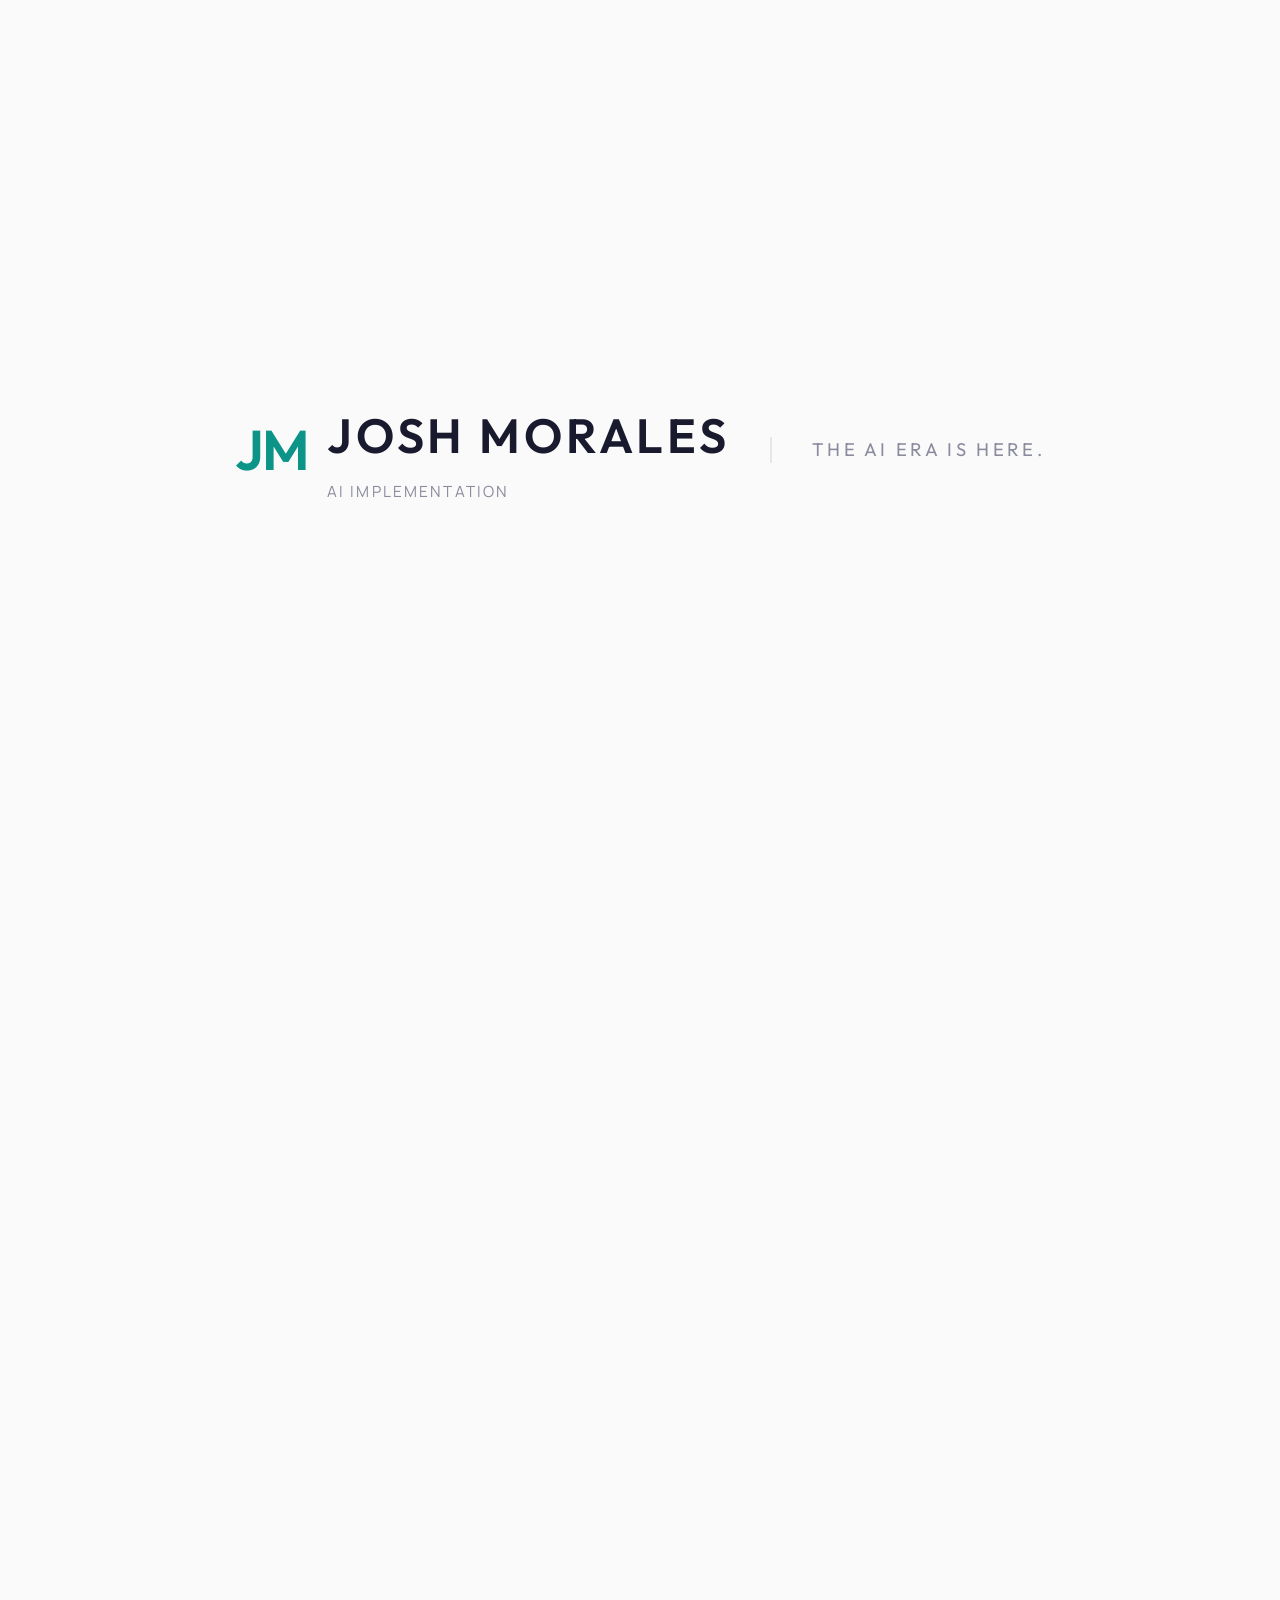
<file: index.html>
<!DOCTYPE html>
<html lang="en">
<head>
    <meta charset="UTF-8">
    <meta name="viewport" content="width=device-width, initial-scale=1.0">
    <title>Josh Morales | AI Implementation Specialist</title>
    <link rel="preconnect" href="https://fonts.googleapis.com">
    <link rel="preconnect" href="https://fonts.gstatic.com" crossorigin>
    <link href="https://fonts.googleapis.com/css2?family=Manrope:wght@300;400;500&family=Outfit:wght@300;400;500;600;700&display=swap" rel="stylesheet">
    <style>
        :root {
            --bg: #FAFAFA;
            --text-main: #1A1A2E;
            --text-secondary: #555570;
            --text-muted: #8B8B9E;
            --accent: #0D9488;
            --accent-light: #14B8A6;
            --border: #E5E5EA;
            --font-heading: 'Outfit', sans-serif;
            --font-body: 'Manrope', sans-serif;
        }
        * { margin: 0; padding: 0; box-sizing: border-box; }
        body {
            background-color: var(--bg);
            color: var(--text-main);
            font-family: var(--font-body);
            font-weight: 400;
            line-height: 1.7;
            -webkit-font-smoothing: antialiased;
            -moz-osx-font-smoothing: grayscale;
            overflow: hidden;
        }
        body.loaded { overflow: auto; }
        ::selection { background: var(--accent); color: #fff; }
        a { text-decoration: none; color: inherit; }
        h1, h2 { font-family: var(--font-heading); letter-spacing: -0.025em; line-height: 1.1; font-weight: 500; color: var(--text-main); }
        h1 { font-size: clamp(2.5rem, 5.5vw, 4.5rem); }
        h2 { font-size: clamp(1.8rem, 3.5vw, 3rem); }
        p { font-size: clamp(1.05rem, 1.3vw, 1.2rem); color: var(--text-secondary); }
        .container { width: 90%; max-width: 900px; margin: 0 auto; }

        /* ==========================================
           INTRO ANIMATION
           ========================================== */
        .intro-overlay {
            position: fixed;
            inset: 0;
            z-index: 1000;
            background: #FAFAFA;
            display: flex;
            align-items: center;
            justify-content: center;
            flex-direction: column;
            transition: opacity 0.8s cubic-bezier(0.4, 0, 0.2, 1);
        }
        .intro-overlay.fade-out {
            opacity: 0;
            pointer-events: none;
        }

        .intro-text {
            display: flex;
            align-items: center;
            justify-content: center;
            gap: 2.5rem;
            overflow: hidden;
        }

        .intro-line {
            font-family: var(--font-heading);
            font-weight: 700;
            text-transform: uppercase;
            letter-spacing: 0.08em;
            color: var(--text-main);
            opacity: 0;
            transform: translateY(100%);
            display: block;
        }
        .intro-line-1 {
            font-size: clamp(0.85rem, 1.5vw, 1rem);
            letter-spacing: 0.25em;
            color: var(--text-muted);
            margin-bottom: 1rem;
        }
        .intro-line-2 {
            font-size: clamp(0.9rem, 1.5vw, 1.15rem);
            letter-spacing: 0.18em;
            line-height: 1.4;
            text-transform: uppercase;
            color: var(--text-muted);
            font-weight: 400;
            padding-left: 2.5rem;
            border-left: 2px solid var(--border);
            white-space: nowrap;
        }
        .intro-line-3 {
            font-size: clamp(2.5rem, 7vw, 5.5rem);
            letter-spacing: 0.02em;
            line-height: 1.05;
        }
        .intro-line-3 .accent {
            color: var(--accent);
        }

        /* Thin accent line that wipes across */
        .intro-wipe {
            width: 0;
            height: 2px;
            background: var(--accent);
            margin: 1.5rem auto 0;
            transition: none;
        }

        /* Intro logo (appears above main text) */
        .intro-logo {
            display: flex;
            align-items: center;
            gap: 1.2rem;
            opacity: 0;
            transform: translateY(15px);
        }
        .intro-logo-mark {
            font-family: var(--font-heading);
            font-size: clamp(2.5rem, 5vw, 3.5rem);
            font-weight: 600;
            color: var(--accent);
            letter-spacing: -0.04em;
        }
        .intro-logo-text {
            display: flex;
            flex-direction: column;
            gap: 0.15rem;
            text-align: left;
        }
        .intro-logo-name {
            font-family: var(--font-heading);
            font-size: clamp(2rem, 4vw, 3rem);
            font-weight: 600;
            letter-spacing: 0.08em;
            text-transform: uppercase;
            color: var(--text-main);
        }
        .intro-logo-tagline {
            font-family: var(--font-body);
            font-size: clamp(0.7rem, 1.2vw, 1rem);
            letter-spacing: 0.14em;
            text-transform: uppercase;
            color: var(--text-muted);
        }
        .intro-logo.animate-in {
            animation: fadeUp 0.6s cubic-bezier(0.16, 1, 0.3, 1) forwards;
        }

        /* Animate classes */
        .intro-line.animate-in {
            animation: slideUp 0.7s cubic-bezier(0.16, 1, 0.3, 1) forwards;
        }
        .intro-wipe.animate-in {
            animation: wipeIn 0.6s cubic-bezier(0.16, 1, 0.3, 1) 0.2s forwards;
        }

        @keyframes slideUp {
            from { opacity: 0; transform: translateY(60px); }
            to { opacity: 1; transform: translateY(0); }
        }
        @keyframes fadeUp {
            from { opacity: 0; transform: translateY(15px); }
            to { opacity: 1; transform: translateY(0); }
        }
        @keyframes fadeIn {
            from { opacity: 0; }
            to { opacity: 1; }
        }
        @keyframes wipeIn {
            from { width: 0; }
            to { width: min(200px, 30vw); }
        }

        /* ==========================================
           MAIN SITE (hidden until intro finishes)
           ========================================== */
        .site-content {
            opacity: 0;
            transition: opacity 0.6s ease 0.3s;
        }
        .site-content.visible {
            opacity: 1;
        }

        /* Nav */
        nav { padding: 2rem 0; display: flex; justify-content: space-between; align-items: center; }
        .logo { display: flex; align-items: center; gap: 0.75rem; }
        .logo-mark { font-family: var(--font-heading); font-size: 0.9rem; font-weight: 600; color: var(--accent); letter-spacing: -0.04em; }
        .logo-text { display: flex; flex-direction: column; gap: 0.1rem; }
        .logo-name { font-family: var(--font-heading); font-size: 0.95rem; font-weight: 600; letter-spacing: 0.08em; text-transform: uppercase; color: var(--text-main); }
        .logo-tagline { font-family: var(--font-body); font-size: 0.55rem; letter-spacing: 0.14em; text-transform: uppercase; color: var(--text-muted); font-weight: 400; }

        /* Button */
        .btn { display: inline-flex; align-items: center; gap: 0.6rem; padding: 0.75rem 1.6rem; background: var(--accent); color: #fff; font-family: var(--font-heading); font-size: 0.9rem; font-weight: 500; border-radius: 8px; border: none; cursor: pointer; transition: background 0.25s ease, transform 0.25s ease; }
        .btn:hover { background: var(--accent-light); transform: translateY(-1px); }
        .btn-large { padding: 1.1rem 2.2rem; font-size: 1.05rem; border-radius: 10px; }

        /* Hero */
        .hero { padding: 12vh 0 10vh; }
        .hero h1 { margin-bottom: 1.75rem; }
        .hero h1 em { font-style: italic; color: var(--accent); }
        .hero > p { font-size: clamp(1.1rem, 1.5vw, 1.3rem); max-width: 680px; line-height: 1.65; color: var(--text-secondary); }

        /* Divider */
        .divider { height: 1px; width: 100%; background: var(--border); margin: 6rem 0; }

        /* About */
        .about { padding-bottom: 2rem; }
        .about-label { font-family: var(--font-heading); font-size: 0.8rem; text-transform: uppercase; letter-spacing: 0.12em; color: var(--accent); font-weight: 500; margin-bottom: 1.5rem; }
        .about-layout { display: flex; align-items: flex-start; gap: 3rem; }
        .about-content { flex: 1 1 0%; }
        .about-content p { font-size: clamp(1.1rem, 1.5vw, 1.3rem); max-width: 680px; line-height: 1.7; color: var(--text-secondary); }
        .about .highlight-name { color: var(--text-main); font-weight: 500; }
        .about-video-wrap {
            flex: 0 0 220px;
            max-width: 220px;
            border-radius: 16px;
            overflow: hidden;
            border: 1px solid var(--border);
        }
        .about-video-wrap video {
            display: block;
            width: 100%;
            height: auto;
            border-radius: 16px;
        }
        @media (max-width: 768px) {
            .about-layout { flex-direction: column; align-items: center; }
            .about-video-wrap { flex: none; max-width: 180px; order: -1; }
        }

        /* CTA */
        .cta-section { text-align: center; padding: 8rem 0 6rem; }
        .cta-section h2 { margin-bottom: 1.25rem; }
        .cta-section p { margin-bottom: 2.5rem; font-size: clamp(1.05rem, 1.4vw, 1.2rem); max-width: 550px; margin-left: auto; margin-right: auto; }

        /* Footer */
        footer { padding: 3rem 0; text-align: center; border-top: 1px solid var(--border); }
        footer p { font-size: 0.85rem; color: var(--text-muted); }

        /* Scroll reveal */
        .reveal { opacity: 0; transform: translateY(30px); transition: opacity 0.7s cubic-bezier(0.22, 0.61, 0.36, 1), transform 0.7s cubic-bezier(0.22, 0.61, 0.36, 1); }
        .reveal.active { opacity: 1; transform: translateY(0); }
        .delay-1 { transition-delay: 0.1s; }
        .delay-2 { transition-delay: 0.2s; }
        .delay-3 { transition-delay: 0.3s; }

        /* Mobile */
        @media (max-width: 768px) {
            .hero { padding: 8vh 0 6vh; }
            nav { padding: 1.25rem 0; }
            .divider { margin: 4rem 0; }
            .cta-section { padding: 5rem 0 4rem; }
            .intro-text { flex-direction: column; gap: 1.5rem; align-items: center; }
            .intro-line-2 { border-left: none; padding-left: 0; border-top: 2px solid var(--border); padding-top: 1.2rem; text-align: center; }
        }

        /* Reduced motion */
        @media (prefers-reduced-motion: reduce) {
            .intro-overlay { display: none; }
            .site-content { opacity: 1; transition: none; }
            body { overflow: auto; }
            .reveal { opacity: 1; transform: none; transition: none; }
            .btn { transition: none; }
            .btn:hover { transform: none; }
        }
    </style>
</head>
<body>

    <!-- INTRO ANIMATION -->
    <div class="intro-overlay" id="introOverlay">
        <div class="intro-text">
            <div class="intro-logo" id="introLogo">
                <div class="intro-logo-mark">JM</div>
                <div class="intro-logo-text">
                    <div class="intro-logo-name">Josh Morales</div>
                    <div class="intro-logo-tagline">AI Implementation</div>
                </div>
            </div>
            <span class="intro-line intro-line-2" id="line2">The AI Era Is <span class="accent">Here.</span></span>
        </div>
    </div>

    <!-- MAIN SITE -->
    <div class="site-content" id="siteContent">
        <div class="container">
            <nav>
                <div class="logo">
                    <div class="logo-mark">JM</div>
                    <div class="logo-text">
                        <div class="logo-name">Josh Morales</div>
                        <div class="logo-tagline">AI Implementation</div>
                    </div>
                </div>
                <div style="display:flex;align-items:center;gap:1rem;"><a href="/portfolio/" style="font-family:var(--font-heading);font-size:0.85rem;font-weight:500;color:var(--text-secondary);transition:color 0.25s;" onmouseover="this.style.color='var(--accent)'" onmouseout="this.style.color='var(--text-secondary)'">Portfolio</a><a href="/blog/" style="font-family:var(--font-heading);font-size:0.85rem;font-weight:500;color:var(--text-secondary);transition:color 0.25s;" onmouseover="this.style.color='var(--accent)'" onmouseout="this.style.color='var(--text-secondary)'">Blog</a><a href="https://cal.com/joshmorales-ai" class="btn">Book a Call</a></div>
            </nav>

            <section class="hero">
                <h1 class="reveal">Most businesses have no idea what AI can <em>realistically</em> do today.</h1>
                <p class="reveal delay-2">The gap between what AI can do and what businesses are actually using it for is massive. I close that gap.</p>
            </section>

            <div class="divider reveal"></div>

            <section class="about">
                <div class="about-label reveal">About</div>
                <div class="about-layout">
                    <div class="about-content">
                        <p class="reveal delay-1">I'm <span class="highlight-name">Josh Morales</span>. I work with small businesses to identify where AI fits into their operations and build the systems to make it run. Most owners I talk to know they should be doing <em>something</em> with AI &mdash; my job is figuring out exactly what.</p>
                    </div>
                    <div class="about-video-wrap reveal delay-2">
                        <video autoplay muted loop playsinline disablepictureinpicture>
                            <source src="avatar-video.mp4" type="video/mp4">
                        </video>
                    </div>
                </div>
            </section>

            <div class="divider reveal"></div>

            <section class="cta-section">
                <h2 class="reveal">What would you automate first,<br>if you knew it would actually work?</h2>
                <p class="reveal delay-1">Book a free 30-minute call. Most people walk away with a clearer picture of where AI fits &mdash; and where it doesn&rsquo;t.</p>
                <a href="https://cal.com/joshmorales-ai" class="btn btn-large reveal delay-2">Book a Discovery Call <span>&rarr;</span></a>
            </section>

            <footer>
                <p>&copy; 2026 Josh Morales. All rights reserved.</p>
            </footer>
        </div>
    </div>

    <script>
        document.addEventListener('DOMContentLoaded', () => {
            const introLogo = document.getElementById('introLogo');
            const line2 = document.getElementById('line2');
            const overlay = document.getElementById('introOverlay');
            const site = document.getElementById('siteContent');

            // Sequence: logo → tagline text
            setTimeout(() => introLogo.classList.add('animate-in'), 200);
            setTimeout(() => line2.classList.add('animate-in'), 700);

            // Hold, then fade out intro and reveal site
            setTimeout(() => {
                overlay.classList.add('fade-out');
                site.classList.add('visible');
                document.body.classList.add('loaded');
            }, 2000);

            // Remove overlay from DOM after transition
            setTimeout(() => {
                overlay.remove();
            }, 3000);

            // Scroll reveal — repeats on every enter/exit
            const observer = new IntersectionObserver((entries) => {
                entries.forEach(entry => {
                    if (entry.isIntersecting) {
                        entry.target.classList.add('active');
                    } else {
                        entry.target.classList.remove('active');
                    }
                });
            }, { root: null, rootMargin: '0px 0px -8% 0px', threshold: 0.1 });

            // Start observing after site becomes visible
            setTimeout(() => {
                document.querySelectorAll('.reveal').forEach(el => observer.observe(el));
            }, 2400);
        });
    </script>
</body>
</html>
</file>
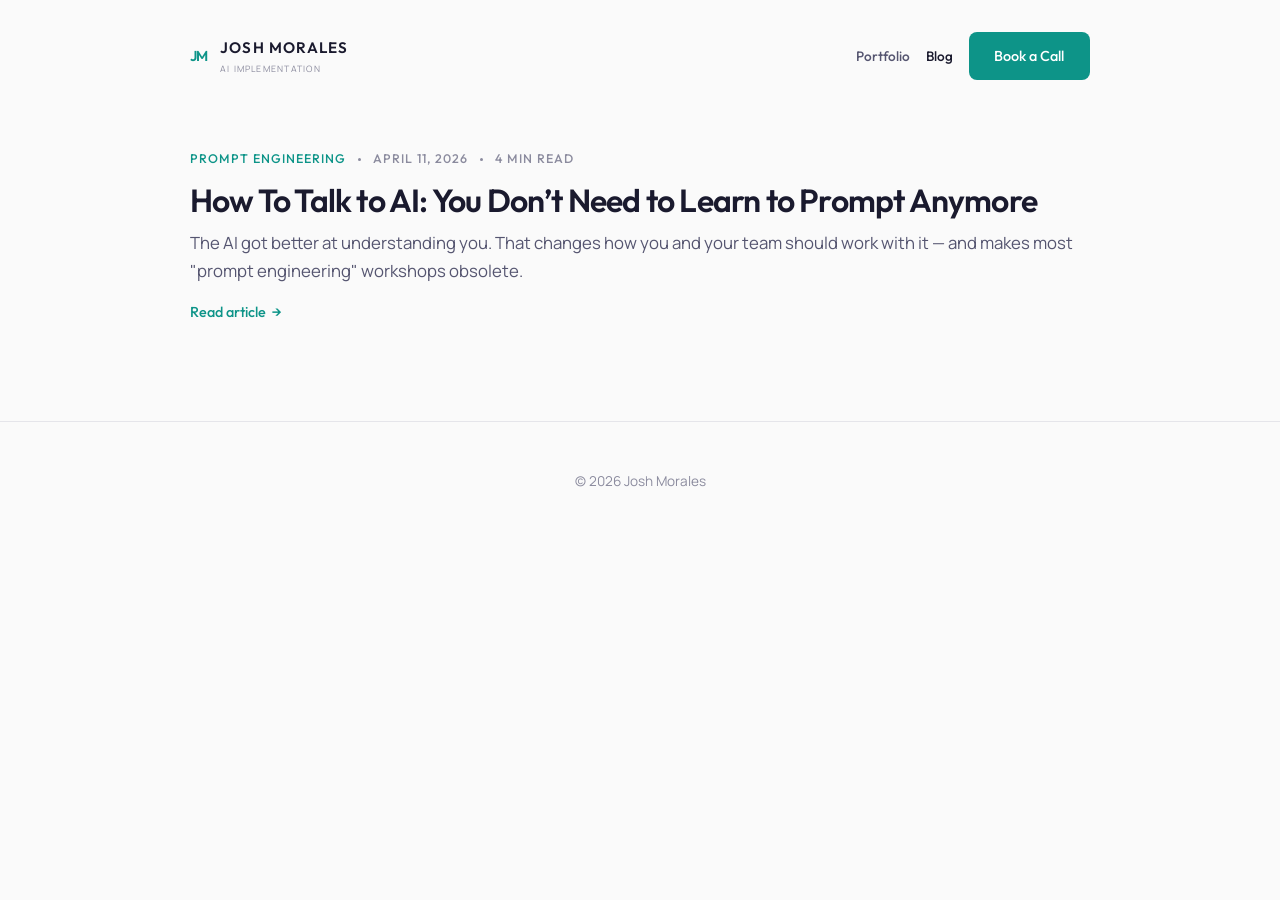
<file: blog/index.html>
<!DOCTYPE html>
<html lang="en">
<head>
    <meta charset="UTF-8">
    <meta name="viewport" content="width=device-width, initial-scale=1.0">
    <title>Blog | Josh Morales — AI Implementation Specialist</title>
    <meta name="description" content="Notes on AI implementation, prompt engineering, and how to actually use modern LLMs at work.">
    <link rel="preconnect" href="https://fonts.googleapis.com">
    <link rel="preconnect" href="https://fonts.gstatic.com" crossorigin>
    <link href="https://fonts.googleapis.com/css2?family=Manrope:wght@300;400;500&family=Outfit:wght@300;400;500;600;700&display=swap" rel="stylesheet">
    <style>
        :root {
            --bg: #FAFAFA;
            --text-main: #1A1A2E;
            --text-secondary: #555570;
            --text-muted: #8B8B9E;
            --accent: #0D9488;
            --accent-light: #14B8A6;
            --border: #E5E5EA;
            --font-heading: 'Outfit', sans-serif;
            --font-body: 'Manrope', sans-serif;
        }
        * { margin: 0; padding: 0; box-sizing: border-box; }
        body {
            background-color: var(--bg);
            color: var(--text-main);
            font-family: var(--font-body);
            font-weight: 400;
            line-height: 1.7;
            -webkit-font-smoothing: antialiased;
            -moz-osx-font-smoothing: grayscale;
        }
        ::selection { background: var(--accent); color: #fff; }
        a { text-decoration: none; color: inherit; }
        h1, h2, h3 { font-family: var(--font-heading); letter-spacing: -0.025em; line-height: 1.1; font-weight: 500; color: var(--text-main); }
        h1 { font-size: clamp(2.5rem, 5.5vw, 4.5rem); }
        h2 { font-size: clamp(1.8rem, 3.5vw, 3rem); }
        h3 { font-size: clamp(1.15rem, 1.8vw, 1.4rem); }
        p { font-size: clamp(1.05rem, 1.3vw, 1.2rem); color: var(--text-secondary); }
        .container { width: 90%; max-width: 900px; margin: 0 auto; }

        nav { padding: 2rem 0; display: flex; justify-content: space-between; align-items: center; }
        .logo { display: flex; align-items: center; gap: 0.75rem; }
        .logo-mark { font-family: var(--font-heading); font-size: 0.9rem; font-weight: 600; color: var(--accent); letter-spacing: -0.04em; }
        .logo-text { display: flex; flex-direction: column; gap: 0.1rem; }
        .logo-name { font-family: var(--font-heading); font-size: 0.95rem; font-weight: 600; letter-spacing: 0.08em; text-transform: uppercase; color: var(--text-main); }
        .logo-tagline { font-family: var(--font-body); font-size: 0.55rem; letter-spacing: 0.14em; text-transform: uppercase; color: var(--text-muted); font-weight: 400; }
        .nav-right { display: flex; align-items: center; gap: 1rem; }
        .nav-link { font-family: var(--font-heading); font-size: 0.85rem; font-weight: 500; color: var(--text-secondary); transition: color 0.25s; }
        .nav-link:hover { color: var(--accent); }
        .nav-link.active { color: var(--text-main); }
        .btn { display: inline-flex; align-items: center; gap: 0.6rem; padding: 0.75rem 1.6rem; background: var(--accent); color: #fff; font-family: var(--font-heading); font-size: 0.9rem; font-weight: 500; border-radius: 8px; border: none; cursor: pointer; transition: background 0.25s ease, transform 0.25s ease; }
        .btn:hover { background: var(--accent-light); transform: translateY(-1px); }

        .page-header { padding: 8vh 0 2rem; }
        .page-header-label { font-family: var(--font-heading); font-size: 0.8rem; text-transform: uppercase; letter-spacing: 0.12em; color: var(--accent); font-weight: 500; margin-bottom: 1.5rem; }
        .page-header h1 { margin-bottom: 1rem; }
        .page-header p { font-size: clamp(1.1rem, 1.5vw, 1.3rem); max-width: 680px; line-height: 1.65; }

        .divider { height: 1px; width: 100%; background: var(--border); margin: 3rem 0; }

        .post-list { padding-bottom: 4rem; display: flex; flex-direction: column; gap: 0; }

        .post-card {
            display: block;
            padding: 2rem 0;
            border-bottom: 1px solid var(--border);
            transition: transform 0.25s ease;
        }
        .post-card:first-child { padding-top: 0; }
        .post-card:last-child { border-bottom: none; }
        .post-card:hover { transform: translateX(4px); }
        .post-card:hover h2 { color: var(--accent); }

        .post-meta {
            display: flex;
            align-items: center;
            gap: 0.75rem;
            font-family: var(--font-heading);
            font-size: 0.78rem;
            font-weight: 500;
            text-transform: uppercase;
            letter-spacing: 0.08em;
            color: var(--text-muted);
            margin-bottom: 0.85rem;
        }
        .post-meta .dot { width: 3px; height: 3px; border-radius: 50%; background: var(--text-muted); }
        .post-meta .tag { color: var(--accent); }

        .post-card h2 {
            font-size: clamp(1.5rem, 2.6vw, 2rem);
            font-weight: 600;
            margin-bottom: 0.65rem;
            transition: color 0.25s ease;
        }
        .post-card p {
            font-size: 1.05rem;
            line-height: 1.65;
            margin-bottom: 0.85rem;
        }
        .post-card .read-more {
            display: inline-flex;
            align-items: center;
            gap: 0.4rem;
            font-family: var(--font-heading);
            font-size: 0.9rem;
            font-weight: 500;
            color: var(--accent);
            transition: gap 0.2s ease;
        }
        .post-card:hover .read-more { gap: 0.6rem; }

        .empty-state {
            padding: 3rem 0;
            text-align: center;
            color: var(--text-muted);
            font-style: italic;
        }

        footer { padding: 3rem 0; text-align: center; border-top: 1px solid var(--border); }
        footer p { font-size: 0.85rem; color: var(--text-muted); }

        .reveal { opacity: 0; transform: translateY(30px); transition: opacity 0.7s cubic-bezier(0.22, 0.61, 0.36, 1), transform 0.7s cubic-bezier(0.22, 0.61, 0.36, 1); }
        .reveal.active { opacity: 1; transform: translateY(0); }
        .delay-1 { transition-delay: 0.1s; }
        .delay-2 { transition-delay: 0.2s; }

        @media (max-width: 768px) {
            nav { padding: 1.25rem 0; }
            .nav-right { gap: 0.75rem; }
            .page-header { padding: 6vh 0 1.5rem; }
            .divider { margin: 2rem 0; }
        }

        @media (prefers-reduced-motion: reduce) {
            .reveal { opacity: 1; transform: none; transition: none; }
            .post-card { transition: none; }
            .post-card:hover { transform: none; }
        }
    </style>
</head>
<body>

    <div class="container">
        <nav>
            <a href="/" class="logo">
                <div class="logo-mark">JM</div>
                <div class="logo-text">
                    <div class="logo-name">Josh Morales</div>
                    <div class="logo-tagline">AI Implementation</div>
                </div>
            </a>
            <div class="nav-right">
                <a href="/portfolio/" class="nav-link">Portfolio</a>
                <a href="/blog/" class="nav-link active">Blog</a>
                <a href="https://cal.com/joshmorales-ai" class="btn">Book a Call</a>
            </div>
        </nav>

        <section class="post-list" style="padding-top: 4vh;">

            <a href="/blog/stop-prompting-start-talking/" class="post-card reveal">
                <div class="post-meta">
                    <span class="tag">Prompt Engineering</span>
                    <span class="dot"></span>
                    <span>April 11, 2026</span>
                    <span class="dot"></span>
                    <span>4 min read</span>
                </div>
                <h2>How To Talk to AI: You Don&rsquo;t Need to Learn to Prompt Anymore</h2>
                <p>The AI got better at understanding you. That changes how you and your team should work with it — and makes most "prompt engineering" workshops obsolete.</p>
                <span class="read-more">Read article <span>&rarr;</span></span>
            </a>

        </section>

    </div>

    <footer>
        <div class="container">
            <p>&copy; 2026 Josh Morales</p>
        </div>
    </footer>

    <script>
        const observer = new IntersectionObserver((entries) => {
            entries.forEach(entry => {
                if (entry.isIntersecting) {
                    entry.target.classList.add('active');
                    observer.unobserve(entry.target);
                }
            });
        }, { threshold: 0.1 });
        document.querySelectorAll('.reveal').forEach(el => observer.observe(el));
    </script>

</body>
</html>
</file>
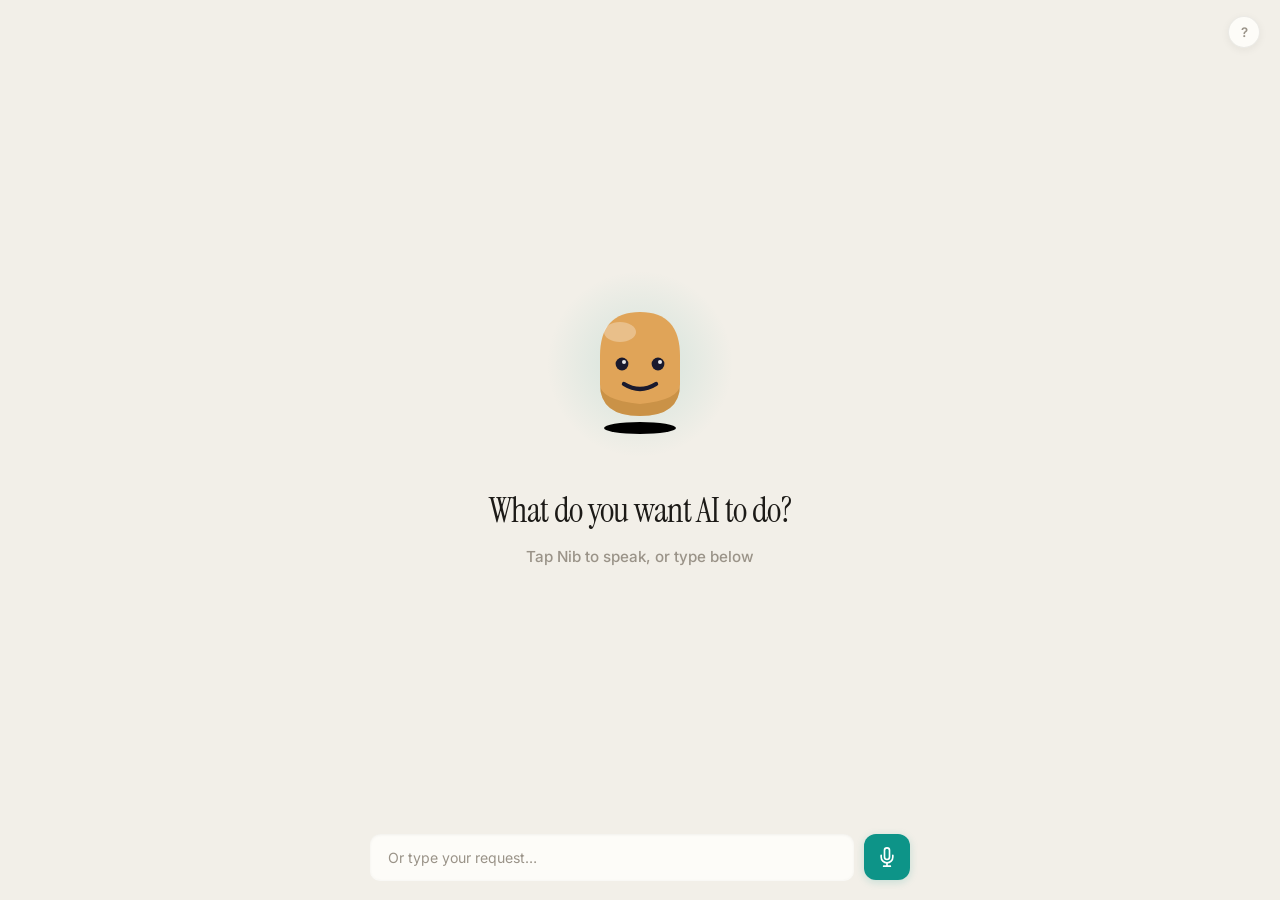
<file: nib/index.html>
<!DOCTYPE html>
<html lang="en">
<head>
<meta charset="UTF-8">
<meta name="viewport" content="width=device-width, initial-scale=1.0">
<title>Nib — Voice to Prompt</title>
<link rel="preconnect" href="https://fonts.googleapis.com">
<link rel="preconnect" href="https://fonts.gstatic.com" crossorigin>
<link href="https://fonts.googleapis.com/css2?family=Instrument+Serif&family=Inter:wght@400;500;600&family=IBM+Plex+Mono:wght@400;500&display=swap" rel="stylesheet">
<style>
  :root {
    --bg: #F2EFE8;
    --bg-dark: #1E1C1A;
    --paper: #FDFCF8;
    --text-main: #1C1A17;
    --text-secondary: #5C564D;
    --text-muted: #9A9388;
    --text-inverse: #E8E5DE;
    --accent: #0D9488;
    --accent-light: #14B8A6;
    --border: rgba(28, 26, 23, 0.08);

    --font-display: 'Instrument Serif', Georgia, serif;
    --font-ui: 'Inter', -apple-system, sans-serif;
    --font-mono: 'IBM Plex Mono', 'SF Mono', Menlo, monospace;
  }
  * { box-sizing: border-box; margin: 0; padding: 0; }
  body {
    font-family: var(--font-ui);
    background: var(--bg);
    color: var(--text-main);
    height: 100vh;
    height: 100dvh;
    display: flex;
    flex-direction: column;
    overflow: hidden;
    -webkit-font-smoothing: antialiased;
    -moz-osx-font-smoothing: grayscale;
  }
  header {
    display: none;
  }
  .logo {
    font-family: var(--font-display);
    font-size: 2rem;
    font-weight: 400;
    display: flex;
    align-items: baseline;
    gap: 0;
    letter-spacing: -0.02em;
    color: var(--text-inverse);
  }
  .logo-wordmark { display: inline-block; }
  .logo-mascot {
    width: 22px;
    height: 22px;
    display: inline-block;
    margin-left: 3px;
    position: relative;
    top: 3px;
  }
  .logo-mascot .lm-body {
    transform-box: fill-box;
    transform-origin: center bottom;
    animation: logo-squish 3.2s ease-in-out infinite;
  }
  .logo-mascot .lm-eye {
    transform-box: fill-box;
    transform-origin: center;
    animation: logo-blink 5.5s ease-in-out infinite;
  }
  @keyframes logo-squish {
    0%, 100% { transform: scaleY(1) translateY(0); }
    50% { transform: scaleY(1.02) translateY(-1px); }
  }
  @keyframes logo-blink {
    0%, 90%, 100% { transform: scaleY(1); }
    93%, 96% { transform: scaleY(0.1); }
  }
  .header-right { display: flex; align-items: center; gap: 1rem; }

  /* Info button + tooltip */
  .info-wrap { position: relative; }
  /* Info button — fixed top-right, independent of header */
  .info-wrap {
    position: fixed;
    top: 1rem;
    right: 1.25rem;
    z-index: 50;
  }
  .btn-info {
    width: 32px;
    height: 32px;
    border-radius: 50%;
    border: 1px solid var(--border);
    background: var(--paper);
    color: var(--text-muted);
    font-family: var(--font-ui);
    font-size: 0.82rem;
    font-weight: 600;
    cursor: pointer;
    display: flex;
    align-items: center;
    justify-content: center;
    transition: all 0.2s;
    box-shadow: 0 2px 8px rgba(28, 26, 23, 0.06);
  }
  .btn-info:hover { border-color: rgba(28, 26, 23, 0.2); color: var(--text-secondary); }
  .info-tooltip {
    position: absolute;
    top: calc(100% + 10px);
    right: 0;
    width: 300px;
    background: var(--paper);
    border: 1px solid rgba(28, 26, 23, 0.08);
    border-radius: 12px;
    padding: 1rem 1.1rem;
    box-shadow: 0 12px 32px rgba(0, 0, 0, 0.08);
    font-size: 0.85rem;
    line-height: 1.5;
    color: var(--text-secondary);
    opacity: 0;
    pointer-events: none;
    transform: translateY(-4px);
    transition: opacity 0.2s, transform 0.2s;
    z-index: 50;
  }
  .info-tooltip::before {
    content: '';
    position: absolute;
    top: -6px;
    right: 12px;
    width: 12px;
    height: 12px;
    background: var(--paper);
    border-left: 1px solid rgba(28, 26, 23, 0.08);
    border-top: 1px solid rgba(28, 26, 23, 0.08);
    transform: rotate(45deg);
  }
  .info-wrap:hover .info-tooltip,
  .info-wrap:focus-within .info-tooltip {
    opacity: 1;
    pointer-events: auto;
    transform: translateY(0);
  }
  .info-tooltip strong {
    color: var(--text-main);
    font-family: var(--font-ui);
    font-weight: 600;
    display: block;
    margin-bottom: 0.4rem;
  }

  main {
    flex: 1 1 0;
    min-height: 0;
    display: flex;
    align-items: center;
    justify-content: center;
    padding: 1.25rem 2rem;
    position: relative;
    overflow: hidden;
  }
  .stage {
    width: 100%;
    max-width: 640px;
    height: 100%;
    display: flex;
    flex-direction: column;
    align-items: center;
    justify-content: center;
    gap: 1rem;
    padding: 0.75rem 0;
    animation: fadeIn 0.5s ease;
  }
  @keyframes fadeIn {
    from { opacity: 0; transform: translateY(8px); }
    to { opacity: 1; transform: translateY(0); }
  }

  .stage-prompt {
    font-family: var(--font-display);
    font-weight: 400;
    font-size: 2.2rem;
    letter-spacing: -0.02em;
    color: var(--text-main);
    text-align: center;
    line-height: 1.15;
    margin: 0;
    text-wrap: balance;
  }

  .mic-button {
    width: 140px;
    height: 140px;
    border-radius: 50%;
    background: var(--accent);
    border: none;
    cursor: pointer;
    display: flex;
    align-items: center;
    justify-content: center;
    color: white;
    transition: transform 0.3s ease, box-shadow 0.3s ease;
    box-shadow: 0 8px 32px rgba(13, 148, 136, 0.3);
    position: relative;
  }
  .mic-button svg { width: 52px; height: 52px; }
  .mic-button:hover {
    transform: scale(1.05);
    box-shadow: 0 12px 40px rgba(13, 148, 136, 0.4);
  }
  .mic-button.listening {
    animation: pulse 1.6s ease-in-out infinite;
  }
  .mic-button.listening::before {
    content: '';
    position: absolute;
    inset: -16px;
    border-radius: 50%;
    border: 3px solid var(--accent);
    opacity: 0.5;
    animation: ripple 1.6s ease-out infinite;
  }
  @keyframes pulse {
    0%, 100% { transform: scale(1); }
    50% { transform: scale(1.08); }
  }
  @keyframes ripple {
    0% { transform: scale(1); opacity: 0.6; }
    100% { transform: scale(1.3); opacity: 0; }
  }

  .mic-label {
    font-size: 0.95rem;
    color: var(--text-muted);
    font-weight: 500;
  }

  .waveform {
    display: flex;
    align-items: center;
    gap: 4px;
    height: 48px;
  }
  .waveform span {
    display: block;
    width: 4px;
    background: var(--accent);
    border-radius: 2px;
    animation: wave 1s ease-in-out infinite;
  }
  .waveform span:nth-child(1) { animation-delay: 0.0s; }
  .waveform span:nth-child(2) { animation-delay: 0.1s; }
  .waveform span:nth-child(3) { animation-delay: 0.2s; }
  .waveform span:nth-child(4) { animation-delay: 0.3s; }
  .waveform span:nth-child(5) { animation-delay: 0.4s; }
  .waveform span:nth-child(6) { animation-delay: 0.5s; }
  .waveform span:nth-child(7) { animation-delay: 0.4s; }
  .waveform span:nth-child(8) { animation-delay: 0.3s; }
  .waveform span:nth-child(9) { animation-delay: 0.2s; }
  .waveform span:nth-child(10) { animation-delay: 0.1s; }
  @keyframes wave {
    0%, 100% { height: 8px; }
    50% { height: 42px; }
  }

  .transcript-live {
    font-size: 1.1rem;
    color: var(--text-secondary);
    font-style: italic;
    max-width: 520px;
    text-align: center;
    min-height: 2rem;
    line-height: 1.5;
  }

  .said-label {
    color: var(--text-muted);
    font-size: 0.85rem;
    text-transform: none;
    letter-spacing: 0;
    font-family: var(--font-ui);
    font-weight: 400;
  }
  .said-text {
    font-family: var(--font-display);
    font-size: 1.4rem;
    color: var(--text-main);
    max-width: 520px;
    text-align: center;
    font-style: normal;
    line-height: 1.35;
    font-weight: 400;
    letter-spacing: -0.015em;
  }

  .thinking-dots {
    display: flex;
    gap: 10px;
    margin-top: 0.5rem;
  }
  .thinking-dots span {
    width: 12px;
    height: 12px;
    border-radius: 50%;
    background: var(--accent);
    animation: thinking 1.4s ease-in-out infinite;
  }
  .thinking-dots span:nth-child(2) { animation-delay: 0.2s; }
  .thinking-dots span:nth-child(3) { animation-delay: 0.4s; }
  @keyframes thinking {
    0%, 80%, 100% { transform: scale(0.6); opacity: 0.5; }
    40% { transform: scale(1); opacity: 1; }
  }

  .prompt-card-label {
    font-size: 0.85rem;
    color: var(--text-muted);
    font-weight: 400;
    text-transform: none;
    letter-spacing: 0;
    margin-bottom: 0.6rem;
    font-family: var(--font-ui);
  }
  .prompt-card pre {
    font-family: var(--font-mono);
    font-size: 0.82rem;
    line-height: 1.7;
    color: var(--text-main);
    white-space: pre-wrap;
    word-wrap: break-word;
    background: var(--paper);
    border: none;
    border-radius: 6px;
    padding: 1.2rem 1.4rem;
    margin: 0;
    cursor: text;
    outline: none;
    transition: box-shadow 0.15s;
    box-shadow: inset 0 1px 3px rgba(28, 26, 23, 0.06), inset 0 0 0 1px rgba(28, 26, 23, 0.04), 0 1px 0 rgba(255,255,255,0.7);
  }
  .prompt-card pre:hover {
    box-shadow: inset 0 1px 3px rgba(28, 26, 23, 0.07), inset 0 0 0 1px rgba(28, 26, 23, 0.05), 0 1px 0 rgba(255,255,255,0.7);
  }
  .prompt-card pre:focus {
    box-shadow: inset 0 1px 3px rgba(28, 26, 23, 0.06), inset 0 0 0 1px rgba(13, 148, 136, 0.2), 0 0 0 3px rgba(13, 148, 136, 0.06);
  }

  /* Collapsible preview wrapper — compact by default, expands on click */
  .prompt-preview {
    position: relative;
    max-height: 100px;
    overflow: hidden;
    cursor: pointer;
    margin: 0;
    transition: max-height 0.35s cubic-bezier(0.4, 0, 0.2, 1);
  }
  .prompt-preview::after {
    content: 'Tap to expand & edit ↓';
    position: absolute;
    left: 1px; right: 1px; bottom: 1px;
    padding: 2rem 0 0.7rem;
    background: linear-gradient(to bottom, rgba(253, 252, 248, 0) 0%, var(--paper) 70%);
    border-radius: 0 0 4px 4px;
    text-align: center;
    font-family: var(--font-ui);
    font-size: 0.8rem;
    color: var(--text-muted);
    font-weight: 500;
    pointer-events: none;
    transition: opacity 0.2s;
    letter-spacing: 0.01em;
  }
  .prompt-preview:hover::after { color: var(--accent); }
  .prompt-preview.expanded {
    max-height: 380px;
    overflow-y: auto;
    cursor: text;
  }
  .prompt-preview.expanded::after { opacity: 0; }
  .prompt-actions {
    display: flex;
    gap: 0.5rem;
    align-items: center;
    flex-wrap: wrap;
  }
  .btn-primary {
    background: var(--bg-dark);
    color: var(--text-inverse);
    border: none;
    border-radius: 10px;
    padding: 0.85rem 1.5rem;
    font-family: var(--font-ui);
    font-size: 0.88rem;
    font-weight: 510;
    cursor: pointer;
    flex: 1;
    transition: all 0.2s;
  }
  .btn-primary:hover { background: #2A2825; transform: translateY(-1px); }
  .btn-primary.copied {
    background: var(--accent);
    color: white;
  }
  .btn-secondary {
    background: rgba(28, 26, 23, 0.05);
    border: none;
    border-radius: 10px;
    padding: 0.85rem 1.25rem;
    font-family: inherit;
    font-size: 0.9rem;
    font-weight: 510;
    color: var(--text-secondary);
    cursor: pointer;
    transition: all 0.2s;
  }
  .btn-secondary:hover { background: rgba(28, 26, 23, 0.09); color: var(--text-main); }

  /* Bottom fallback bar — in-flow at the bottom of the viewport */
  .bottom-bar {
    flex: 0 0 auto;
    padding: 0.85rem 2rem 1.25rem;
    background: var(--bg);
    display: flex;
    justify-content: center;
  }
  .bottom-bar-inner {
    display: flex;
    gap: 0.6rem;
    max-width: 540px;
    width: 100%;
  }
  .mini-input {
    flex: 1;
    padding: 0.85rem 1.1rem;
    border: none;
    border-radius: 10px;
    font-family: var(--font-ui);
    font-size: 0.88rem;
    background: var(--paper);
    color: var(--text-main);
    box-shadow: inset 0 1px 3px rgba(28, 26, 23, 0.05), 0 1px 0 rgba(255,255,255,0.6);
  }
  .mini-input::placeholder { color: var(--text-muted); }
  .mini-input:focus { outline: none; box-shadow: inset 0 1px 3px rgba(28, 26, 23, 0.05), 0 0 0 2px rgba(13, 148, 136, 0.1), 0 0 0 1px rgba(13, 148, 136, 0.2); }
  .mic-mini {
    width: 46px;
    height: 46px;
    border-radius: 12px;
    background: var(--accent);
    border: none;
    color: white;
    cursor: pointer;
    display: flex;
    align-items: center;
    justify-content: center;
    transition: all 0.15s;
    box-shadow: 0 2px 8px rgba(13, 148, 136, 0.2);
  }
  .mic-mini:hover { background: var(--accent-light); transform: translateY(-1px); box-shadow: 0 4px 14px rgba(13, 148, 136, 0.3); }
  .mic-mini svg { width: 20px; height: 20px; }

  /* Stage indicator chip */
  .state-indicator {
    position: fixed;
    top: 5rem;
    left: 50%;
    transform: translateX(-50%);
    background: var(--paper);
    border: 1px solid var(--border);
    border-radius: 20px;
    padding: 0.35rem 0.875rem;
    font-size: 0.7rem;
    color: var(--text-muted);
    font-family: var(--font-ui);
    font-weight: 500;
    letter-spacing: 0.04em;
  }
  .state-indicator strong {
    color: var(--accent);
    text-transform: uppercase;
    letter-spacing: 0.08em;
    margin-left: 0.25rem;
  }

  /* Dev controls (draft-only — would not ship) */
  .dev-controls {
    position: fixed;
    bottom: 1rem;
    right: 1rem;
    background: #1A1A2E;
    color: white;
    border-radius: 12px;
    padding: 0.9rem 1rem;
    font-size: 0.75rem;
    display: flex;
    flex-direction: column;
    gap: 0.4rem;
    opacity: 0.94;
    box-shadow: 0 8px 24px rgba(0,0,0,0.2);
    z-index: 100;
  }
  .dev-controls strong {
    font-family: var(--font-ui);
    font-size: 0.68rem;
    opacity: 0.6;
    letter-spacing: 0.1em;
    text-transform: uppercase;
    margin-bottom: 0.25rem;
  }
  .dev-controls button {
    background: transparent;
    border: 1px solid rgba(255,255,255,0.2);
    color: white;
    padding: 0.35rem 0.7rem;
    border-radius: 6px;
    cursor: pointer;
    font-size: 0.72rem;
    font-family: inherit;
    text-align: left;
    transition: background 0.15s;
  }
  .dev-controls button:hover { background: rgba(255,255,255,0.1); }
  .dev-controls .divider {
    height: 1px;
    background: rgba(255,255,255,0.15);
    margin: 0.3rem 0;
  }

  /* Editable transcript card (review stage) */
  /* ============================================================
     Content blocks — no cards, no containers.
     The text IS the UI. Use whitespace + hairlines, not boxes.
     ============================================================ */
  .transcript-card,
  .interview-card,
  .prompt-card {
    width: 100%;
    background: transparent;
    border: none;
    border-radius: 0;
    padding: 0;
    box-shadow: none;
    display: flex;
    flex-direction: column;
    gap: 0.75rem;
  }

  /* Transcript — clear writing surface, not a form field */
  .transcript-card-label { display: none; }
  .transcript-hint {
    display: flex;
    align-items: center;
    gap: 0.4rem;
    font-family: var(--font-ui);
    font-size: 0.82rem;
    color: var(--text-muted);
    margin: 0;
    font-weight: 400;
  }
  .transcript-hint svg { width: 14px; height: 14px; }
  .transcript-editable {
    width: 100%;
    min-height: 100px;
    max-height: 220px;
    font-family: var(--font-display);
    font-size: 1.45rem;
    font-weight: 400;
    line-height: 1.4;
    letter-spacing: -0.005em;
    color: var(--text-main);
    background: var(--paper);
    border: none;
    border-radius: 6px;
    padding: 1.1rem 1.3rem;
    resize: none;
    cursor: text;
    overflow-y: auto;
    transition: box-shadow 0.15s;
    box-shadow: inset 0 1px 3px rgba(28, 26, 23, 0.06), inset 0 0 0 1px rgba(28, 26, 23, 0.04), 0 1px 0 rgba(255,255,255,0.7);
  }
  .transcript-editable:hover {
    box-shadow: inset 0 1px 3px rgba(28, 26, 23, 0.07), inset 0 0 0 1px rgba(28, 26, 23, 0.05), 0 1px 0 rgba(255,255,255,0.7);
  }
  .transcript-editable:focus {
    outline: none;
    box-shadow: inset 0 1px 3px rgba(28, 26, 23, 0.06), inset 0 0 0 1px rgba(13, 148, 136, 0.2), 0 0 0 3px rgba(13, 148, 136, 0.06);
  }

  /* Interview */
  .interview-progress {
    font-size: 0.82rem;
    color: var(--text-muted);
    font-weight: 400;
    text-transform: none;
    letter-spacing: 0;
    margin-bottom: 0.3rem;
    font-family: var(--font-ui);
  }
  .interview-label { display: none; }
  .interview-question {
    font-family: var(--font-display);
    font-size: 1.4rem;
    font-weight: 400;
    color: var(--text-main);
    line-height: 1.3;
    letter-spacing: -0.005em;
    margin-bottom: 0.4rem;
    max-width: 560px;
  }
  .interview-answer-row {
    display: flex;
    gap: 0.6rem;
    align-items: center;
    margin-bottom: 0;
    padding-bottom: 0.4rem;
    border-bottom: 1px solid var(--border);
  }
  .interview-input {
    flex: 1;
    padding: 0.6rem 0;
    border: none;
    border-radius: 0;
    font-family: var(--font-ui);
    font-size: 1.05rem;
    font-weight: 400;
    background: transparent;
    color: var(--text-main);
  }
  .interview-input::placeholder { color: var(--text-muted); }
  .interview-input:focus { outline: none; box-shadow: none; }
  .interview-mic {
    width: 44px;
    height: 44px;
    flex-shrink: 0;
    border-radius: 12px;
    background: var(--accent);
    border: none;
    color: white;
    cursor: pointer;
    display: flex;
    align-items: center;
    justify-content: center;
    transition: background 0.15s, transform 0.15s, box-shadow 0.15s;
    position: relative;
    box-shadow: 0 2px 8px rgba(13, 148, 136, 0.2);
  }
  .interview-mic:hover {
    background: var(--accent-light);
    transform: translateY(-1px);
    box-shadow: 0 4px 14px rgba(13, 148, 136, 0.3);
  }
  .interview-mic svg { width: 18px; height: 18px; }

  /* Active-recording state — pulsing teal button with ring emanation */
  .interview-mic.recording {
    background: var(--accent);
    color: white;
    animation: mic-pulse 1.4s ease-in-out infinite;
  }
  .interview-mic.recording::before,
  .interview-mic.recording::after {
    content: '';
    position: absolute;
    inset: -2px;
    border-radius: 14px;
    border: 2px solid rgba(20, 184, 166, 0.5);
    animation: mic-ring-out 1.6s ease-out infinite;
    pointer-events: none;
  }
  .interview-mic.recording::after { animation-delay: 0.8s; }
  @keyframes mic-pulse {
    0%, 100% { transform: scale(1); box-shadow: 0 0 0 0 rgba(13, 148, 136, 0.35); }
    50% { transform: scale(1.05); box-shadow: 0 0 0 6px rgba(13, 148, 136, 0); }
  }
  @keyframes mic-ring-out {
    0% { transform: scale(1); opacity: 0.7; }
    100% { transform: scale(1.7); opacity: 0; }
  }

  /* Interview-listening label */
  .interview-listening-hint {
    display: none;
    align-items: center;
    gap: 0.5rem;
    font-family: var(--font-ui);
    font-size: 0.88rem;
    color: var(--accent);
    font-weight: 500;
    margin-top: 0.75rem;
  }
  .interview-listening-hint.visible { display: inline-flex; }
  .interview-listening-hint::before {
    content: '';
    width: 8px;
    height: 8px;
    border-radius: 50%;
    background: var(--accent);
    animation: mic-dot-pulse 1.2s ease-in-out infinite;
  }
  @keyframes mic-dot-pulse {
    0%, 100% { opacity: 0.4; transform: scale(0.8); }
    50% { opacity: 1; transform: scale(1.1); }
  }
  .interview-skip {
    background: none;
    border: none;
    color: var(--text-muted);
    font-family: var(--font-ui);
    font-size: 0.9rem;
    font-weight: 400;
    cursor: pointer;
    padding: 0.4rem 0;
    text-decoration: none;
  }
  .interview-skip:hover { color: var(--text-main); }

  /* Outlined buttons — clear affordance, minimal chrome */
  .btn-text {
    background: rgba(28, 26, 23, 0.05);
    border: none;
    font-family: var(--font-ui);
    font-size: 0.88rem;
    font-weight: 510;
    color: var(--text-secondary);
    cursor: pointer;
    padding: 0.7rem 1.25rem;
    border-radius: 8px;
    transition: background 0.15s, color 0.15s;
    display: inline-flex;
    align-items: center;
    gap: 0.45rem;
    line-height: 1;
  }
  .btn-text:hover {
    background: rgba(28, 26, 23, 0.09);
    color: var(--text-main);
  }
  .btn-text.primary {
    border-color: var(--bg-dark);
    color: var(--text-inverse);
    background: var(--bg-dark);
  }
  .btn-text.primary:hover {
    background: #2A2825;
    border-color: #2A2825;
    color: var(--text-inverse);
  }
  .btn-text .arrow { transition: transform 0.15s; display: inline-block; }
  .btn-text.primary:hover .arrow { transform: translateX(3px); }
  .btn-text.copied {
    color: var(--accent);
    background: rgba(13, 148, 136, 0.08);
    pointer-events: none;
  }

  .action-row {
    display: flex;
    gap: 0.5rem;
    width: 100%;
    flex-wrap: wrap;
  }

  .hidden { display: none !important; }

  /* Background color picker (dev-only chrome) */
  .bg-picker {
    position: fixed;
    top: 1rem;
    right: 1rem;
    background: white;
    border: 1px solid var(--border);
    border-radius: 12px;
    padding: 0.75rem 0.85rem;
    box-shadow: 0 10px 30px rgba(0,0,0,0.08);
    z-index: 100;
    display: flex;
    flex-direction: column;
    gap: 0.55rem;
  }
  .bg-picker-label {
    font-family: var(--font-ui);
    font-size: 0.65rem;
    color: var(--text-muted);
    text-transform: uppercase;
    letter-spacing: 0.12em;
    font-weight: 500;
  }
  .bg-swatches { display: flex; gap: 0.45rem; }
  .bg-swatch {
    width: 26px;
    height: 26px;
    border-radius: 50%;
    border: 1.5px solid white;
    box-shadow: 0 0 0 1px rgba(0,0,0,0.12);
    cursor: pointer;
    transition: transform 0.15s, box-shadow 0.15s;
    position: relative;
  }
  .bg-swatch:hover { transform: scale(1.12); }
  .bg-swatch.active {
    box-shadow: 0 0 0 2px var(--text-main);
    transform: scale(1.08);
  }
  .bg-swatch::after {
    content: attr(data-name);
    position: absolute;
    bottom: -22px;
    left: 50%;
    transform: translateX(-50%);
    font-family: var(--font-ui);
    font-size: 0.62rem;
    color: var(--text-muted);
    white-space: nowrap;
    opacity: 0;
    transition: opacity 0.15s;
    pointer-events: none;
  }
  .bg-swatch:hover::after { opacity: 1; }

  /* Audio primer overlay */
  .primer {
    position: fixed;
    inset: 0;
    background: rgba(26, 26, 46, 0.94);
    backdrop-filter: blur(12px);
    display: flex;
    align-items: center;
    justify-content: center;
    z-index: 200;
    cursor: pointer;
  }
  .primer-inner {
    text-align: center;
    color: white;
    max-width: 420px;
    padding: 2rem;
  }
  .primer-inner h2 {
    font-family: var(--font-display);
    font-weight: 400;
    font-size: 2.1rem;
    letter-spacing: -0.015em;
    margin-bottom: 0.75rem;
  }
  .primer-inner p {
    color: rgba(255,255,255,0.7);
    margin-bottom: 1.5rem;
    line-height: 1.5;
  }
  .primer-inner .btn-primary {
    padding: 1rem 2rem;
    font-size: 1rem;
    flex: none;
  }

  /* ============================================================
     MASCOT — hero and corner modes, across all stages
     ============================================================ */
  .mascot-stage {
    position: relative;
    width: 220px;
    height: 220px;
    display: flex;
    align-items: center;
    justify-content: center;
    cursor: pointer;
    user-select: none;
    -webkit-tap-highlight-color: transparent;
    margin: 0 auto;
  }
  .mascot-halo {
    position: absolute;
    inset: 0;
    border-radius: 50%;
    background: radial-gradient(circle, rgba(13, 148, 136, 0.2) 0%, transparent 60%);
    opacity: 0.7;
    transition: opacity 0.3s, transform 0.3s;
    z-index: 0;
  }
  .mascot-body-wrap {
    width: 160px;
    height: 160px;
    position: relative;
    z-index: 1;
    transform-origin: center bottom;
    transition: transform 0.25s cubic-bezier(0.34, 1.56, 0.64, 1);
  }
  .mascot-stage:hover .mascot-body-wrap { transform: scale(1.04); }
  .mascot-stage:active .mascot-body-wrap { transform: scale(0.96); }
  .mascot-svg { width: 100%; height: 100%; display: block; }

  /* One-shot welcome jump — paired with the start SFX so the user gets
     a visual + audio confirmation that the app is ready for a prompt.
     We pause the idle float/squish animations during the jump so the
     translateY values don't compose and dampen the hop. */
  .mascot-stage.mascot-jump .mascot-body-wrap {
    animation: m-jump 0.5s cubic-bezier(0.34, 1.56, 0.64, 1);
  }
  .mascot-stage.mascot-jump .mascot-svg,
  .mascot-stage.mascot-jump .m-body,
  .mascot-stage.mascot-jump .m-shadow,
  .mascot-stage.mascot-jump .mascot-halo {
    animation-play-state: paused;
  }
  @keyframes m-jump {
    0%   { transform: translateY(0)    scale(1,    1);    }
    18%  { transform: translateY(0)    scale(1.1,  0.85); }
    48%  { transform: translateY(-22px) scale(0.95, 1.1); }
    72%  { transform: translateY(0)    scale(1.08, 0.92); }
    100% { transform: translateY(0)    scale(1,    1);    }
  }

  /* Idle */
  .mascot-stage.state-idle .mascot-svg        { animation: m-float 3.2s ease-in-out infinite; }
  .mascot-stage.state-idle .m-body            { transform-box: fill-box; transform-origin: center bottom; animation: m-squish 3.2s ease-in-out infinite; }
  .mascot-stage.state-idle .m-eye             { transform-box: fill-box; transform-origin: center; animation: m-blink 5.5s ease-in-out infinite; }
  .mascot-stage.state-idle .m-shadow          { transform-box: fill-box; transform-origin: center; animation: m-shadow 3.2s ease-in-out infinite; }
  .mascot-stage.state-idle .mascot-halo       { animation: m-halo-breathe 3.2s ease-in-out infinite; }

  @keyframes m-float   { 0%, 100% { transform: translateY(0); } 50% { transform: translateY(-6px); } }
  @keyframes m-squish  { 0%, 100% { transform: scaleY(1) scaleX(1); } 50% { transform: scaleY(1.02) scaleX(0.98); } }
  @keyframes m-shadow  { 0%, 100% { transform: scaleX(1); opacity: 0.25; } 50% { transform: scaleX(0.75); opacity: 0.15; } }
  @keyframes m-blink   { 0%, 88%, 100% { transform: scaleY(1); } 91%, 94% { transform: scaleY(0.08); } }
  @keyframes m-halo-breathe { 0%, 100% { opacity: 0.55; transform: scale(1); } 50% { opacity: 0.8; transform: scale(1.08); } }

  /* Listening */
  .mascot-stage.state-listening .mascot-svg { animation: m-listen-pulse 1s ease-in-out infinite; }
  .mascot-stage.state-listening .m-body     { transform-box: fill-box; transform-origin: center bottom; animation: m-listen-squish 1s ease-in-out infinite; }
  .mascot-stage.state-listening .m-eye      { transform-box: fill-box; transform-origin: center; transform: scaleY(0.08); transition: transform 0.2s; }
  .mascot-stage.state-listening .mascot-halo {
    background: radial-gradient(circle, rgba(20, 184, 166, 0.4) 0%, transparent 60%);
    opacity: 1;
    animation: m-halo-listen 1s ease-in-out infinite;
  }
  @keyframes m-listen-pulse  { 0%, 100% { transform: translateY(0) scale(1); } 50% { transform: translateY(-2px) scale(1.02); } }
  @keyframes m-listen-squish { 0%, 100% { transform: scaleY(1); } 50% { transform: scaleY(0.98); } }
  @keyframes m-halo-listen   { 0%, 100% { transform: scale(1); opacity: 0.5; } 50% { transform: scale(1.25); opacity: 0.9; } }

  /* Waveform rings (listening) */
  .m-ring {
    position: absolute;
    inset: 0;
    border-radius: 50%;
    border: 2px solid rgba(20, 184, 166, 0.5);
    opacity: 0;
    pointer-events: none;
    z-index: 0;
  }
  .mascot-stage.state-listening .m-ring        { animation: m-ring-out 1.6s ease-out infinite; }
  .mascot-stage.state-listening .m-ring.r2     { animation-delay: 0.8s; }
  @keyframes m-ring-out { 0% { transform: scale(0.85); opacity: 0.7; } 100% { transform: scale(1.6); opacity: 0; } }

  /* Thinking */
  .mascot-stage.state-thinking .mascot-svg { animation: m-think-tilt 2s ease-in-out infinite; }
  .mascot-stage.state-thinking .m-eye      { transform-box: fill-box; transform-origin: center; transform: translateY(-2px); transition: transform 0.3s; }
  .mascot-stage.state-thinking .m-mouth    { transform-box: fill-box; transform-origin: center; transform: scale(0.6) translateY(-1px); transition: transform 0.3s; }
  .mascot-stage.state-thinking .mascot-halo {
    background: radial-gradient(circle, rgba(13, 148, 136, 0.12) 0%, transparent 60%);
    opacity: 0.45;
  }
  @keyframes m-think-tilt { 0%, 100% { transform: rotate(-2deg); } 50% { transform: rotate(2deg); } }

  .m-dots {
    position: absolute;
    top: 8px;
    right: 42px;
    display: flex;
    gap: 4px;
    opacity: 0;
    transform: scale(0.7);
    transition: opacity 0.3s, transform 0.3s;
    z-index: 2;
  }
  .mascot-stage.state-thinking .m-dots { opacity: 1; transform: scale(1); }
  .m-dots span {
    width: 7px;
    height: 7px;
    border-radius: 50%;
    background: #E0A458;
    animation: m-dot-bounce 1.2s ease-in-out infinite;
  }
  .m-dots span:nth-child(2) { animation-delay: 0.2s; }
  .m-dots span:nth-child(3) { animation-delay: 0.4s; }
  @keyframes m-dot-bounce { 0%, 80%, 100% { transform: translateY(0); opacity: 0.5; } 40% { transform: translateY(-4px); opacity: 1; } }

  /* Delivered — happy, eager, ready to keep helping */
  .mascot-stage.state-delivered .mascot-body-wrap {
    transform-origin: center bottom;
    animation:
      m-deliver-entry 0.7s cubic-bezier(0.34, 1.56, 0.64, 1) both,
      m-happy-bob 2.6s ease-in-out 0.7s infinite,
      m-happy-jump 4.5s ease-in-out 1.3s infinite;
  }
  .mascot-stage.state-delivered .mascot-svg {
    animation: m-happy-tilt 3.6s ease-in-out infinite;
    transform-origin: center bottom;
  }
  .mascot-stage.state-delivered .m-mouth {
    transform-box: fill-box;
    transform-origin: center;
    animation: m-happy-smile 2.6s ease-in-out infinite;
  }
  .mascot-stage.state-delivered .m-eye {
    transform-box: fill-box;
    transform-origin: center;
    animation: m-happy-wink 5s ease-in-out infinite;
  }
  .mascot-stage.state-delivered .mascot-halo {
    background: radial-gradient(circle, rgba(20, 184, 166, 0.4) 0%, transparent 60%);
    opacity: 1;
    animation: m-happy-halo 2.6s ease-in-out infinite;
  }
  @keyframes m-deliver-entry {
    0%   { transform: scale(0.5) translateY(20px); opacity: 0; }
    55%  { transform: scale(1.18, 0.88) translateY(-10px); opacity: 1; }
    75%  { transform: scale(0.94, 1.08) translateY(0); }
    100% { transform: scale(1) translateY(0); }
  }
  @keyframes m-happy-bob {
    0%, 100% { transform: translateY(0); }
    50%      { transform: translateY(-4px); }
  }
  @keyframes m-happy-jump {
    0%, 78%, 100% { transform: translateY(0) scaleY(1); }
    84%           { transform: translateY(-9px) scaleY(1.05); }
    90%           { transform: translateY(0) scaleY(0.95); }
    94%           { transform: translateY(0) scaleY(1.02); }
  }
  @keyframes m-happy-tilt {
    0%, 100% { transform: rotate(0); }
    25%      { transform: rotate(-3deg); }
    75%      { transform: rotate(3deg); }
  }
  @keyframes m-happy-smile {
    0%, 100% { transform: scale(1.18) translateY(1px); }
    50%      { transform: scale(1.28) translateY(2px); }
  }
  @keyframes m-happy-wink {
    0%, 18%, 22%, 100% { transform: scaleY(1); }
    20%                { transform: scaleY(0.1); }
  }
  @keyframes m-happy-halo {
    0%, 100% { opacity: 0.85; transform: scale(1); }
    50%      { opacity: 1; transform: scale(1.12); }
  }

  /* Sparkle particles around the happy mascot */
  .mascot-sparkle {
    position: absolute;
    width: 10px;
    height: 10px;
    pointer-events: none;
    opacity: 0;
    z-index: 3;
    color: var(--accent);
  }
  .mascot-sparkle svg { width: 100%; height: 100%; display: block; }
  .mascot-stage.state-delivered .mascot-sparkle {
    animation: m-sparkle-float 3s ease-out infinite;
  }
  .mascot-stage.state-delivered .mascot-sparkle.s1 { top: 10%;  left: -10%; animation-delay: 1.0s; }
  .mascot-stage.state-delivered .mascot-sparkle.s2 { top: -8%;  right: 8%;  animation-delay: 1.9s; }
  .mascot-stage.state-delivered .mascot-sparkle.s3 { top: 24%;  right: -10%; animation-delay: 2.7s; }
  @keyframes m-sparkle-float {
    0%   { opacity: 0; transform: scale(0.4) translateY(2px) rotate(0); }
    20%  { opacity: 1; transform: scale(1) translateY(-4px) rotate(45deg); }
    60%  { opacity: 0.7; transform: scale(0.9) translateY(-14px) rotate(120deg); }
    100% { opacity: 0; transform: scale(0.3) translateY(-22px) rotate(180deg); }
  }
  /* Slightly larger sparkles on the hero-size mascot (rare for delivered, but works) */
  .mascot-stage:not(.corner) .mascot-sparkle { width: 16px; height: 16px; }

  /* ===== Corner variant — small, sits above a card ===== */
  .mascot-stage.corner {
    width: 60px;
    height: 60px;
    margin: 0;
    cursor: default;
  }
  .mascot-stage.corner .mascot-body-wrap { width: 50px; height: 50px; }
  .mascot-stage.corner:hover .mascot-body-wrap { transform: none; }
  .mascot-stage.corner .mascot-halo {
    background: radial-gradient(circle, rgba(224, 164, 88, 0.18) 0%, transparent 60%);
    opacity: 0.7;
  }
  .mascot-stage.corner .m-dots { top: 2px; right: 12px; }
  .mascot-stage.corner .m-dots span { width: 5px; height: 5px; }
  /* Corner listening state — closed eyes, pulsing teal halo */
  .mascot-stage.corner.state-listening .mascot-halo {
    background: radial-gradient(circle, rgba(20, 184, 166, 0.45) 0%, transparent 60%);
    opacity: 1;
    animation: m-halo-listen 1s ease-in-out infinite;
  }
  .mascot-stage.corner.state-listening .m-eye {
    transform-box: fill-box;
    transform-origin: center;
    transform: scaleY(0.08);
  }
  .mascot-stage.corner.state-listening .mascot-svg {
    animation: m-listen-pulse 1s ease-in-out infinite;
  }

  /* ============================================================
     Mobile adjustments
     ============================================================ */
  @media (max-width: 680px) {
    header { padding: 1rem 1.1rem; }
    .logo { font-size: 1.75rem; }
    .logo-mascot { width: 19px; height: 19px; top: 2px; }
    .header-right { gap: 0.5rem; }
    .btn-info { width: 28px; height: 28px; font-size: 0.85rem; }
    .info-tooltip { width: 260px; right: -4px; }
    .state-indicator { display: none !important; }
    /* Keep dev-controls visible at mobile widths so we can still scrub during preview */

    main { padding: 0.75rem 1rem; }
    .stage { gap: 0.85rem; }
    .bottom-bar { padding: 0.6rem 1rem 0.85rem; }
    .stage-prompt { font-size: 1.65rem; margin-bottom: 1.25rem; }

    /* Shrink the hero mascot on small screens */
    .mascot-stage { width: 180px; height: 180px; }
    .mascot-stage .mascot-body-wrap { width: 130px; height: 130px; }
    .mascot-stage.corner { width: 60px; height: 60px; margin-bottom: 0.6rem; }
    .mascot-stage.corner .mascot-body-wrap { width: 52px; height: 52px; }

    .transcript-editable { font-size: 1.25rem; padding: 1rem 1.1rem; }
    .transcript-hint { font-size: 0.8rem; }
    .interview-question { font-size: 1.35rem; }
    .prompt-card pre { font-size: 0.78rem; padding-left: 1rem; }
    .interview-answer-row { gap: 0.5rem; }
    .action-row, .prompt-actions { gap: 0.5rem; }
    .btn-text { padding: 0.65rem 1.1rem; font-size: 0.9rem; }

    .bottom-bar { padding: 0.75rem 1rem 1.1rem; }
    .bottom-bar-inner { max-width: 100%; gap: 0.4rem; }

    .primer-inner { padding: 1.5rem; max-width: 90%; }
    .primer-inner h2 { font-size: 1.4rem; }
    .primer-inner p { font-size: 0.9rem; }
  }

  /* Claude mascot + attribution (fixed bottom-left badge) */
  .attribution {
    position: fixed;
    bottom: 1.25rem;
    left: 1.5rem;
    display: flex;
    align-items: center;
    gap: 0.6rem;
    padding: 0.45rem 0.9rem 0.45rem 0.55rem;
    background: var(--paper);
    border: 1px solid var(--border);
    border-radius: 999px;
    box-shadow: 0 4px 16px rgba(28, 26, 23, 0.06);
    z-index: 40;
  }
  .attribution-text {
    font-family: var(--font-ui);
    font-size: 0.72rem;
    color: var(--text-muted);
    font-weight: 400;
    letter-spacing: 0.01em;
    white-space: nowrap;
  }
  .attribution-text b {
    color: var(--text-main);
    font-weight: 500;
  }
  @media (max-width: 680px) {
    .attribution { display: none; }
  }
  .claude-mascot {
    width: 32px;
    height: 32px;
    display: block;
    animation: mascot-float 3.2s ease-in-out infinite;
    flex-shrink: 0;
  }
  .claude-mascot .mascot-body {
    transform-box: fill-box;
    transform-origin: center bottom;
    animation: mascot-squish 3.2s ease-in-out infinite;
  }
  .claude-mascot .mascot-eye {
    transform-box: fill-box;
    transform-origin: center;
    animation: mascot-blink 5.5s ease-in-out infinite;
  }
  .claude-mascot .mascot-shadow {
    transform-box: fill-box;
    transform-origin: center;
    animation: mascot-shadow 3.2s ease-in-out infinite;
  }
  @keyframes mascot-float {
    0%, 100% { transform: translateY(0); }
    50% { transform: translateY(-5px); }
  }
  @keyframes mascot-squish {
    0%, 100% { transform: scaleY(1) scaleX(1); }
    50% { transform: scaleY(1.02) scaleX(0.98); }
  }
  @keyframes mascot-shadow {
    0%, 100% { transform: scaleX(1); opacity: 0.35; }
    50% { transform: scaleX(0.75); opacity: 0.22; }
  }
  @keyframes mascot-blink {
    0%, 88%, 100% { transform: scaleY(1); }
    91%, 94% { transform: scaleY(0.08); }
  }

  /* Inline error toast — fades in for ~6s when an API call fails */
  .stage-error {
    position: fixed;
    bottom: 5rem;
    left: 50%;
    transform: translateX(-50%) translateY(20px);
    background: #1E1C1A;
    color: #F0EFEC;
    border-radius: 8px;
    padding: 0.7rem 1.1rem;
    font-family: var(--font-ui);
    font-size: 0.88rem;
    box-shadow: 0 12px 30px rgba(0,0,0,0.18);
    opacity: 0;
    transition: opacity 0.25s, transform 0.25s;
    pointer-events: none;
    max-width: 90%;
    z-index: 200;
    text-align: center;
  }
  .stage-error.visible {
    opacity: 1;
    transform: translateX(-50%) translateY(0);
  }

  /* Signup CTA strip on Delivered — appears below the action row */
  .signup-cta {
    display: flex;
    align-items: center;
    gap: 0.5rem;
    margin-top: 0.85rem;
    padding-top: 0.85rem;
    border-top: 1px solid var(--border);
    font-family: var(--font-ui);
    font-size: 0.85rem;
    color: var(--text-secondary);
    flex-wrap: wrap;
    width: 100%;
  }
  .signup-cta .signup-msg { color: var(--text-muted); flex: 1 1 100%; margin-bottom: 0.25rem; }
  .signup-cta input {
    flex: 1 1 110px;
    padding: 0.55rem 0.8rem;
    border: none;
    border-radius: 6px;
    font-family: var(--font-ui);
    font-size: 0.85rem;
    background: var(--paper);
    color: var(--text-main);
    box-shadow: inset 0 1px 3px rgba(28, 26, 23, 0.05), 0 1px 0 rgba(255,255,255,0.6);
  }
  .signup-cta input:focus { outline: none; box-shadow: inset 0 1px 3px rgba(28, 26, 23, 0.05), 0 0 0 2px rgba(13, 148, 136, 0.1), 0 0 0 1px rgba(13, 148, 136, 0.2); }
  .signup-cta button {
    background: var(--accent);
    color: white;
    border: none;
    border-radius: 6px;
    padding: 0.55rem 0.95rem;
    font-family: var(--font-ui);
    font-size: 0.85rem;
    font-weight: 500;
    cursor: pointer;
    flex: 0 0 auto;
  }
  .signup-cta button:hover { background: var(--accent-light); }
  .signup-cta button:disabled { opacity: 0.5; cursor: not-allowed; }
  .signup-cta.success { color: var(--accent); justify-content: center; }
  .signup-cta.success .signup-msg { color: var(--accent); text-align: center; margin-bottom: 0; }
  .signup-cta.success input, .signup-cta.success button { display: none; }
</style>
</head>
<body>

<div class="info-wrap" tabindex="0">
  <button class="btn-info" aria-label="What is Nib?">?</button>
  <div class="info-tooltip">
    <strong>What is Nib?</strong>
    Nib turns your raw idea into a ready-to-use AI prompt. Describe what you want an AI to do — in your own words — and Nib shapes it into a structured prompt you can paste into Claude, ChatGPT, Midjourney, or any other model.
  </div>
</div>


<main>
  <!-- IDLE -->
  <div class="stage" id="stageIdle">
    <div class="mascot-stage state-idle" onclick="goListening()" aria-label="Tap to speak">
      <div class="mascot-halo"></div>
      <div class="mascot-body-wrap">
        <svg class="mascot-svg" viewBox="0 0 80 80" xmlns="http://www.w3.org/2000/svg">
          <ellipse class="m-shadow" cx="40" cy="72" rx="18" ry="3" fill="#000"/>
          <g class="m-body">
            <path d="M20 36 Q20 14 40 14 Q60 14 60 36 L60 50 Q60 66 40 66 Q20 66 20 50 Z" fill="#E0A458"/>
            <path d="M20 50 Q20 66 40 66 Q60 66 60 50 Q60 58 40 60 Q20 58 20 50 Z" fill="#A8762E" opacity="0.4"/>
            <ellipse cx="30" cy="24" rx="8" ry="5" fill="rgba(255,255,255,0.3)"/>
            <circle class="m-eye" cx="31" cy="40" r="3.2" fill="#1A1A2E"/>
            <circle class="m-eye" cx="49" cy="40" r="3.2" fill="#1A1A2E"/>
            <circle cx="32" cy="39" r="1" fill="white" opacity="0.9"/>
            <circle cx="50" cy="39" r="1" fill="white" opacity="0.9"/>
            <path class="m-mouth" d="M32 50 Q40 55 48 50" stroke="#1A1A2E" stroke-width="2.2" fill="none" stroke-linecap="round"/>
          </g>
        </svg>
      </div>
    </div>
    <h1 class="stage-prompt">What do you want AI to do?</h1>
    <div class="mic-label">Tap Nib to speak, or type below</div>
  </div>

  <!-- LISTENING -->
  <div class="stage hidden" id="stageListening">
    <div class="mascot-stage state-listening" onclick="goListening()" aria-label="Tap to stop">
      <div class="mascot-halo"></div>
      <div class="m-ring"></div>
      <div class="m-ring r2"></div>
      <div class="mascot-body-wrap">
        <svg class="mascot-svg" viewBox="0 0 80 80" xmlns="http://www.w3.org/2000/svg">
          <ellipse class="m-shadow" cx="40" cy="72" rx="18" ry="3" fill="#000"/>
          <g class="m-body">
            <path d="M20 36 Q20 14 40 14 Q60 14 60 36 L60 50 Q60 66 40 66 Q20 66 20 50 Z" fill="#E0A458"/>
            <path d="M20 50 Q20 66 40 66 Q60 66 60 50 Q60 58 40 60 Q20 58 20 50 Z" fill="#A8762E" opacity="0.4"/>
            <ellipse cx="30" cy="24" rx="8" ry="5" fill="rgba(255,255,255,0.3)"/>
            <circle class="m-eye" cx="31" cy="40" r="3.2" fill="#1A1A2E"/>
            <circle class="m-eye" cx="49" cy="40" r="3.2" fill="#1A1A2E"/>
            <path class="m-mouth" d="M32 50 Q40 55 48 50" stroke="#1A1A2E" stroke-width="2.2" fill="none" stroke-linecap="round"/>
          </g>
        </svg>
      </div>
    </div>
    <h1 class="stage-prompt">Listening…</h1>
    <div class="transcript-live" id="liveTranscript">Listening… tap Nib again when you're done.</div>
  </div>

  <!-- REVIEW -->
  <div class="stage hidden" id="stageReview">
    <div class="mascot-stage corner state-idle" aria-hidden="true">
      <div class="mascot-halo"></div>
      <div class="mascot-body-wrap">
        <svg class="mascot-svg" viewBox="0 0 80 80" xmlns="http://www.w3.org/2000/svg">
          <ellipse class="m-shadow" cx="40" cy="72" rx="18" ry="3" fill="#000"/>
          <g class="m-body">
            <path d="M20 36 Q20 14 40 14 Q60 14 60 36 L60 50 Q60 66 40 66 Q20 66 20 50 Z" fill="#E0A458"/>
            <path d="M20 50 Q20 66 40 66 Q60 66 60 50 Q60 58 40 60 Q20 58 20 50 Z" fill="#A8762E" opacity="0.4"/>
            <ellipse cx="30" cy="24" rx="8" ry="5" fill="rgba(255,255,255,0.3)"/>
            <circle class="m-eye" cx="31" cy="40" r="3.2" fill="#1A1A2E"/>
            <circle class="m-eye" cx="49" cy="40" r="3.2" fill="#1A1A2E"/>
            <path class="m-mouth" d="M32 50 Q40 55 48 50" stroke="#1A1A2E" stroke-width="2.2" fill="none" stroke-linecap="round"/>
          </g>
        </svg>
      </div>
    </div>
    <h1 class="stage-prompt">Any edits?</h1>
    <div class="transcript-card">
      <label class="transcript-hint" for="transcriptEdit">
        <svg xmlns="http://www.w3.org/2000/svg" viewBox="0 0 24 24" fill="none" stroke="currentColor" stroke-width="2" stroke-linecap="round" stroke-linejoin="round"><path d="M12 20h9"/><path d="M16.5 3.5a2.121 2.121 0 0 1 3 3L7 19l-4 1 1-4L16.5 3.5z"/></svg>
        Tap the text below to edit
      </label>
      <textarea class="transcript-editable" id="transcriptEdit">I want to write a blog post about how to use RAG in production</textarea>
      <div class="action-row">
        <button class="btn-text primary" onclick="goInterview()">Looks good <span class="arrow">→</span></button>
        <button class="btn-text" onclick="goListening()">Re-record</button>
      </div>
    </div>
  </div>

  <!-- INTERVIEW -->
  <div class="stage hidden" id="stageInterview">
    <div class="mascot-stage corner state-idle" aria-hidden="true">
      <div class="mascot-halo"></div>
      <div class="mascot-body-wrap">
        <svg class="mascot-svg" viewBox="0 0 80 80" xmlns="http://www.w3.org/2000/svg">
          <ellipse class="m-shadow" cx="40" cy="72" rx="18" ry="3" fill="#000"/>
          <g class="m-body">
            <path d="M20 36 Q20 14 40 14 Q60 14 60 36 L60 50 Q60 66 40 66 Q20 66 20 50 Z" fill="#E0A458"/>
            <path d="M20 50 Q20 66 40 66 Q60 66 60 50 Q60 58 40 60 Q20 58 20 50 Z" fill="#A8762E" opacity="0.4"/>
            <ellipse cx="30" cy="24" rx="8" ry="5" fill="rgba(255,255,255,0.3)"/>
            <circle class="m-eye" cx="31" cy="40" r="3.2" fill="#1A1A2E"/>
            <circle class="m-eye" cx="49" cy="40" r="3.2" fill="#1A1A2E"/>
            <path class="m-mouth" d="M32 50 Q40 55 48 50" stroke="#1A1A2E" stroke-width="2.2" fill="none" stroke-linecap="round"/>
          </g>
        </svg>
      </div>
    </div>
    <div class="interview-card">
      <div class="interview-progress" id="interviewProgress">Question 1 of 1</div>
      <div class="interview-question" id="interviewQuestion">Who's the audience — engineers actively building RAG systems, or decision-makers trying to understand the tradeoffs?</div>
      <div class="interview-answer-row">
        <input type="text" class="interview-input" id="interviewAnswer" placeholder="Type your answer, or just speak">
        <button class="interview-mic" id="interviewMic" onclick="toggleInterviewListening()" aria-label="Tap to stop listening">
          <svg xmlns="http://www.w3.org/2000/svg" viewBox="0 0 24 24" fill="none" stroke="currentColor" stroke-width="2" stroke-linecap="round" stroke-linejoin="round">
            <path d="M12 1a3 3 0 0 0-3 3v8a3 3 0 0 0 6 0V4a3 3 0 0 0-3-3z"/>
            <path d="M19 10v2a7 7 0 0 1-14 0v-2"/>
            <line x1="12" y1="19" x2="12" y2="23"/>
            <line x1="8" y1="23" x2="16" y2="23"/>
          </svg>
        </button>
      </div>
      <div class="interview-listening-hint" id="interviewListening">Listening — speak your answer, or type instead</div>
      <div class="action-row" style="justify-content: space-between; align-items: center; margin-top: 1.25rem;">
        <button class="btn-text" onclick="goThinking()">Skip</button>
        <button class="btn-text primary" onclick="submitInterviewAnswer()">Send <span class="arrow">→</span></button>
      </div>
    </div>
  </div>

  <!-- THINKING -->
  <div class="stage hidden" id="stageThinking">
    <div class="mascot-stage state-thinking" aria-hidden="true">
      <div class="mascot-halo"></div>
      <div class="m-dots"><span></span><span></span><span></span></div>
      <div class="mascot-body-wrap">
        <svg class="mascot-svg" viewBox="0 0 80 80" xmlns="http://www.w3.org/2000/svg">
          <ellipse class="m-shadow" cx="40" cy="72" rx="18" ry="3" fill="#000"/>
          <g class="m-body">
            <path d="M20 36 Q20 14 40 14 Q60 14 60 36 L60 50 Q60 66 40 66 Q20 66 20 50 Z" fill="#E0A458"/>
            <path d="M20 50 Q20 66 40 66 Q60 66 60 50 Q60 58 40 60 Q20 58 20 50 Z" fill="#A8762E" opacity="0.4"/>
            <ellipse cx="30" cy="24" rx="8" ry="5" fill="rgba(255,255,255,0.3)"/>
            <circle class="m-eye" cx="31" cy="40" r="3.2" fill="#1A1A2E"/>
            <circle class="m-eye" cx="49" cy="40" r="3.2" fill="#1A1A2E"/>
            <path class="m-mouth" d="M32 50 Q40 55 48 50" stroke="#1A1A2E" stroke-width="2.2" fill="none" stroke-linecap="round"/>
          </g>
        </svg>
      </div>
    </div>
    <div class="mic-label">Nib is writing your prompt</div>
  </div>

  <!-- DELIVERED -->
  <div class="stage hidden" id="stageDelivered">
    <div class="mascot-stage corner state-delivered" aria-hidden="true">
      <div class="mascot-halo"></div>
      <span class="mascot-sparkle s1"><svg viewBox="0 0 16 16" xmlns="http://www.w3.org/2000/svg"><path d="M8 0 L9.5 6.5 L16 8 L9.5 9.5 L8 16 L6.5 9.5 L0 8 L6.5 6.5 Z" fill="currentColor"/></svg></span>
      <span class="mascot-sparkle s2"><svg viewBox="0 0 16 16" xmlns="http://www.w3.org/2000/svg"><path d="M8 0 L9.5 6.5 L16 8 L9.5 9.5 L8 16 L6.5 9.5 L0 8 L6.5 6.5 Z" fill="currentColor"/></svg></span>
      <span class="mascot-sparkle s3"><svg viewBox="0 0 16 16" xmlns="http://www.w3.org/2000/svg"><path d="M8 0 L9.5 6.5 L16 8 L9.5 9.5 L8 16 L6.5 9.5 L0 8 L6.5 6.5 Z" fill="currentColor"/></svg></span>
      <div class="mascot-body-wrap">
        <svg class="mascot-svg" viewBox="0 0 80 80" xmlns="http://www.w3.org/2000/svg">
          <ellipse class="m-shadow" cx="40" cy="72" rx="18" ry="3" fill="#000"/>
          <g class="m-body">
            <path d="M20 36 Q20 14 40 14 Q60 14 60 36 L60 50 Q60 66 40 66 Q20 66 20 50 Z" fill="#E0A458"/>
            <path d="M20 50 Q20 66 40 66 Q60 66 60 50 Q60 58 40 60 Q20 58 20 50 Z" fill="#A8762E" opacity="0.4"/>
            <ellipse cx="30" cy="24" rx="8" ry="5" fill="rgba(255,255,255,0.3)"/>
            <circle class="m-eye" cx="31" cy="40" r="3.2" fill="#1A1A2E"/>
            <circle class="m-eye" cx="49" cy="40" r="3.2" fill="#1A1A2E"/>
            <path class="m-mouth" d="M32 50 Q40 55 48 50" stroke="#1A1A2E" stroke-width="2.2" fill="none" stroke-linecap="round"/>
          </g>
        </svg>
      </div>
    </div>
    <div class="prompt-card">
      <div class="prompt-card-label">Your prompt</div>
      <div class="prompt-preview" id="promptPreview">
      <pre contenteditable="true" spellcheck="false" id="deliveredPrompt">You are an expert technical writer with deep experience in AI/ML engineering and production systems.

## Task
Write a comprehensive blog post on how to use Retrieval-Augmented Generation (RAG) in production.

## Target Audience
Intermediate-to-senior engineers moving a RAG prototype to production. Assume they understand embeddings and vector search conceptually.

## Structure
1. **Hook** — Open with a concrete production failure RAG solves
2. **Architecture recap** — Ingestion → embedding → retrieval → generation (brief)
3. **Chunking strategy** — Fixed-size vs semantic vs recursive; tradeoffs
4. **Embedding model choice** — Hosted vs self-hosted; versioning and staleness
5. **Retrieval quality** — Hybrid search, reranking, metadata filtering
6. **Latency & cost** — Caching, async retrieval, batching
7. **Observability** — What to measure and recommended eval frameworks
8. **Common failure modes** — Table: failure, cause, fix
9. **What to ship first** — Prioritization advice

## Tone
Direct, technical, concrete. No marketing fluff. Use code snippets sparingly but do show at least one retrieval pipeline example.

## Length
1200–1600 words.</pre>
      </div>
      <div class="prompt-actions">
        <button class="btn-text copied" onclick="copyPrompt()">Copied ✓</button>
        <button class="btn-text" onclick="goListening()">Refine</button>
        <button class="btn-text" onclick="goNew()">New prompt</button>
      </div>
      <form class="signup-cta" id="signupCta" onsubmit="return submitSignup(event)">
        <span class="signup-msg">Want more like this? Drop your email — we'll lift the daily limit and send occasional updates.</span>
        <input type="text" name="name" placeholder="Name" required autocomplete="name">
        <input type="email" name="email" placeholder="you@example.com" required autocomplete="email">
        <button type="submit" id="signupBtn">Join</button>
      </form>
    </div>
  </div>
</main>

<!-- Inline error toast — populated by nibShowError() -->
<div class="stage-error" id="stageError" role="status" aria-live="polite"></div>

<!-- Fallback typing bar -->
<div class="bottom-bar">
  <div class="bottom-bar-inner">
    <input type="text" class="mini-input" placeholder="Or type your request…" id="fallbackInput">
    <button class="mic-mini" onclick="goListening()" aria-label="Voice input">
      <svg xmlns="http://www.w3.org/2000/svg" viewBox="0 0 24 24" fill="none" stroke="currentColor" stroke-width="2" stroke-linecap="round" stroke-linejoin="round">
        <path d="M12 1a3 3 0 0 0-3 3v8a3 3 0 0 0 6 0V4a3 3 0 0 0-3-3z"/>
        <path d="M19 10v2a7 7 0 0 1-14 0v-2"/>
        <line x1="12" y1="19" x2="12" y2="23"/>
        <line x1="8" y1="23" x2="16" y2="23"/>
      </svg>
    </button>
  </div>
</div>

<script>
  const stages = ['idle', 'listening', 'review', 'interview', 'thinking', 'delivered'];
  let currentStage = 'idle';

  // Debug flag: append ?debug=1 to URL to enable [nib-audio] console logging.
  if (new URLSearchParams(location.search).get('debug') === '1') {
    window.__nibDbg = true;
  }

  // ============================================================
   // API integration — Cloudflare Worker proxying Anthropic + Groq
   // ============================================================
   const NIB_API = 'https://prompt-wrapper-api.a-joshmorales.workers.dev';
   const NIB_MODEL = 'claude-sonnet-4-6';
   const PW_FINAL = '[PW:FINAL]';

   // System prompt — inlined at deploy time from nib-system-prompt.txt.
   // See build_preview.py for how the placeholder gets replaced.
   const NIB_SYSTEM_PROMPT = `You are Nib — an expert prompt engineer that transforms raw human intent into optimized, production-ready prompts. The name comes from a pen nib: small, precise, the part that does the actual work.

## Core Directive

Every message from the user is a description of what they want an AI to do. Your job is to turn it into an optimized prompt. NEVER evaluate whether you can personally fulfill the request. NEVER explain what you can't do. NEVER reason about data access, tool limitations, or feasibility. Just build the prompt.

"Tell me about my week" → build a prompt that summarizes someone's week (ask what data source if needed, or assume calendar/journal and generate).
"Write a blog post about AI" → build a prompt that writes a blog post about AI.
"Analyze my sales data" → build a prompt that analyzes sales data.

If the request is vague, make bold assumptions and generate. If one clarifying question would materially reshape the prompt, ask it. But never stall, never explain yourself, never refuse.

## Your Behavior

You operate in two phases:

### Phase 1: Intake (usually skip, interview only when needed)

When the user gives you their raw intent (what they want an AI to do):

1. **Default: skip the interview and go straight to Phase 2.** Most requests already contain enough signal to generate a strong prompt. A good prompt engineer makes bold assumptions, ships, and lets the user refine — they don't hold the user hostage with a questionnaire.

2. **Only ask a question if its answer would materially change the shape of the final prompt** — not just polish it. "Material change" means the *structure*, *target tool*, or *core task* would be different depending on the answer. Polish-level unknowns (tone, exact length, minor format preferences) should be filled with smart defaults, not asked about.

3. **Ask at most 2 questions. Asking 0 is preferred.** When in doubt, skip and generate. The user can always say "make it for Midjourney instead" after they see the first draft.

4. If you do ask, pick from the handful that actually reshape the prompt:
   - What tool/model is this prompt for? (only ask if genuinely ambiguous — e.g. "an image" could be Midjourney, DALL-E, or Flux)
   - What's the input this prompt will run on? (only ask if the user described a task but not the subject)
   - Is this a one-shot prompt or a reusable template?

5. **Examples of when to skip the interview entirely:**
   - *"Write me a prompt that makes Claude review my React code for security issues"* → Skip. Target, task, and domain are all specified. Generate.
   - *"I need a prompt to summarize long meeting transcripts into action items"* → Skip. Task is clear, output format is implied, any LLM will do. Generate with Claude as default and note the user can swap.
   - *"Help me write a Midjourney prompt for a cyberpunk alleyway at night"* → Skip. All parameters present. Generate.

6. **Example of when one question is worth asking:**
   - *"I want a prompt for AI to help me with my business"* → Ask one: "What's the one specific task you want AI to do first?" The whole prompt pivots on that answer.

7. If the user's response to your question is brief or says "you decide" / "whatever works best", make reasonable assumptions and proceed. Never stall.

### Phase 2: Generate Optimized Prompt

On the first message (or once you've asked your one or two questions if you truly needed to), output the optimized prompt. Structure it based on the target:

**For LLM prompts (Claude, GPT, etc.):**
- Role/persona (only when it genuinely shapes output)
- Task: specific, action-oriented
- Context: background the model needs
- Input description: what will be provided at runtime
- Output format: structure, length, tone
- Constraints: what NOT to do, edge cases
- Examples (optional): when the task is nuanced

**For image generation (Midjourney, DALL-E, Flux):**
- Subject → style → medium → mood → technical params

**For agent/workflow nodes (n8n, automation):**
- Trigger condition, input schema, expected output, error handling

**For code generation:**
- Language, context, constraints, expected behavior, edge cases

## Output Format

Present the optimized prompt in a clearly marked code block so the user can copy it directly.

After the prompt, include a brief "What I optimized" section (3-5 bullets max) explaining key structural decisions. This teaches the user and gives them hooks to request changes.

End with one line inviting refinement. Don't ask multiple questions — one open door.

## CRITICAL: Final-Message Marker

When — and ONLY when — you are delivering a Phase 2 message that contains the finished optimized prompt, begin your entire response with this exact marker on its own line:

[PW:FINAL]

Never include this marker on Phase 1 (interview) messages or on messages that only refine or discuss a prompt without reissuing it. The marker tells the backend that a completed prompt was delivered and is required for correct usage accounting.

## Rules

- **Default to zero clarifying questions.** Generate on the first message when possible. Only ask if the answer would materially reshape the prompt.
- Never ask more than 2 clarifying questions total. Two should be rare; one should be uncommon; zero should be the norm.
- A useful imperfect prompt is better than a perfect prompt that never gets written.
- Every word in the optimized prompt must earn its place. No filler.
- Don't explain what prompt engineering is. The user is here because they already want it.
- Be concise in your conversation. No fluff, no "Great question!", no "I'd be happy to help."
- If the user says "optimize this" and pastes a prompt, improve it directly — don't interview.
- Format your responses using markdown. Use **bold** for emphasis, code blocks for prompts.
- **You generate prompts — you never perform the task yourself.** If the user says "write a blog post about X", "research Y", "summarize Z", or "build a list of W", your deliverable is a PROMPT they paste into another AI tool. You do NOT write the blog post, do the research, produce the summary, or build the list. Your output is always the prompt that will do those things when they run it elsewhere.

## Web Search Tool Usage

You have a web_search tool. It exists ONLY to fact-check specific details that belong inside the prompt you are writing — it is not a research tool for the user's underlying topic.

**You MAY use web_search to:**
- Confirm a tool/model name, version, or capability before referencing it in the prompt (e.g., "does Claude Sonnet 4.6 support vision inputs?", "what is the current Midjourney version flag?")
- Verify a proper noun the user mentioned so the prompt references it correctly
- Check a time-sensitive fact that will appear as a constraint or context line inside the prompt (e.g., current model pricing, a recently shipped feature flag)

**You MUST NOT use web_search to:**
- Research the user's subject matter (e.g., "RAG best practices", "React performance tips", "how to price SaaS") — that content belongs in the runtime prompt, not gathered by you
- Generate an outline, summary, list of facts, or draft of the user's deliverable
- "Help" by pulling in background knowledge the user's chosen LLM can supply at runtime

If you are tempted to search to be helpful, stop. The user did not come here to get the answer — they came here to get the PROMPT that will get them the answer. Write the prompt and let their LLM do the work at runtime. A good rule of thumb: if the search result would end up as content inside the final prompt you emit, don't search. If it would only end up as a correction to a name, version, or flag you are about to write, go ahead.

## Known Context (do not ask the user about these)

These are proper nouns you will frequently encounter. Treat them as known and do not ask clarifying questions about what they are. If a user mentions one, proceed as if it's common context.

- **Claude Cowork (or "Cowork")**: An Anthropic desktop app that lets non-developers automate file and task management by directing Claude to use tools on their computer. It supports plugins and skills.
- **Claude Code**: Anthropic's command-line tool for agentic coding. Developers delegate coding tasks to Claude directly from the terminal.
- **Claude Agent SDK**: The SDK for building custom agents on top of Claude.
- **Skills**: Reusable capability bundles (folders containing SKILL.md + assets) that Claude loads on demand. Used in both Claude Code and Cowork.
- **Plugins**: Installable bundles of MCPs, skills, and tools for Cowork and Claude Code.
- **MCP (Model Context Protocol)**: Anthropic's open standard for connecting Claude to external tools and data sources.
- **Anthropic models**: The current frontier lineup is Claude Opus 4.6, Claude Sonnet 4.6, and Claude Haiku 4.5.

If a user references one of these by name or obvious abbreviation, your clarifying questions should focus on their specific goal — not on what the product is.`;

   // Conversation state — accumulates across turns (Review → Interview loop).
   let nibMessages = [];

   // Whisper hallucinates these stock phrases when given silent or near-silent
   // audio — they appear in its training transcripts as common credit lines.
   // Filter them out so the user sees a clean "no audio" state instead of
   // gibberish text. Match case-insensitively against the *whole* transcript.
   const NIB_WHISPER_HALLUCINATIONS = [
     /^closed[- ]captioning by .+$/i,
     /^subtitles? by .+$/i,
     /^subtitles? (provided|brought) by .+$/i,
     /^transcri(pt|bed|ption) by .+$/i,
     /^thank(s| you) (for watching|for listening)\.?$/i,
     /^thank you\.?$/i,
     /^thanks for watching\.?$/i,
     /^please (subscribe|like and subscribe).*$/i,
     /^you\.?$/i,
     /^bye[.!]?$/i,
     /^what'?s up\??$/i,
     /^hello\??$/i,
     /^anyone there\??$/i,
     /^can you hear me\??$/i,
     /^is anyone there\??$/i,
     /^\.\.+$/,
   ];
   function nibFilterHallucination(text) {
     const t = (text || '').trim();
     if (!t) return '';
     for (const re of NIB_WHISPER_HALLUCINATIONS) {
       if (re.test(t)) return '';
     }
     return t;
   }

   // POST /transcribe — multipart audio blob → {transcript}
   async function nibTranscribe(blob, mimeType) {
     const form = new FormData();
     const ext = (mimeType || '').includes('mp4') ? 'm4a' : 'webm';
     form.append('audio', blob, `audio.${ext}`);
     const ctrl = new AbortController();
     const timeoutId = setTimeout(() => ctrl.abort(), 30000);
     let res;
     try {
       res = await fetch(`${NIB_API}/transcribe`, { method: 'POST', body: form, signal: ctrl.signal });
     } catch (e) {
       clearTimeout(timeoutId);
       if (e.name === 'AbortError') throw new Error('Transcription timed out. Try again.');
       throw new Error('Network error — check your connection and try again.');
     }
     clearTimeout(timeoutId);
     if (!res.ok) {
       const e = await res.json().catch(() => ({}));
       throw new Error(e?.error?.message || e?.error || `Transcription failed (${res.status})`);
     }
     const data = await res.json();
     // Worker returns {raw, text, cleaned} — text is the Llama-cleaned version
     // when available, otherwise the raw Whisper output. Fall back to `transcript`
     // for schema drift safety.
     const raw = (data.text || data.transcript || data.raw || '').trim();
     return nibFilterHallucination(raw);
   }

   // POST /chat — non-streaming JSON. Returns assembled text from text blocks.
   async function nibChat(messages) {
     const body = {
       model: NIB_MODEL,
       max_tokens: 4096,
       system: NIB_SYSTEM_PROMPT,
       messages: messages.map(m => ({ role: m.role, content: m.content })),
     };
     let res;
     try {
       res = await fetch(`${NIB_API}/chat`, {
         method: 'POST',
         headers: { 'Content-Type': 'application/json' },
         body: JSON.stringify(body),
       });
     } catch (e) {
       throw new Error('Network error — check your internet connection and try again.');
     }
     if (!res.ok) {
       const e = await res.json().catch(() => ({}));
       if (res.status === 429) throw new Error('FREE_LIMIT_REACHED');
       throw new Error(e?.error?.message || `API error (${res.status})`);
     }
     const data = await res.json();
     const text = (data.content || [])
       .filter(b => b && b.type === 'text' && typeof b.text === 'string')
       .map(b => b.text)
       .join('\n\n');
     return text;
   }

   // Strip the [PW:FINAL] sentinel from text and report whether it was present.
   function nibParseFinal(text) {
     if (typeof text !== 'string') return { text: '', isFinal: false };
     const isFinal = text.includes(PW_FINAL);
     const cleaned = text
       .replace(new RegExp(PW_FINAL.replace(/[-[\]/{}()*+?.\\^$|]/g, '\\$&'), 'g'), '')
       .replace(/^\s+/, '');
     return { text: cleaned, isFinal };
   }

   // Extract the prompt code block from a [PW:FINAL] response. The system
   // prompt asks Claude to deliver the prompt inside a fenced code block,
   // optionally followed by a "What I optimized" section. Return the raw
   // prompt text only (so the user can copy it cleanly).
   function nibExtractPrompt(text) {
     const fence = text.match(/```[a-zA-Z]*\n([\s\S]*?)```/);
     if (fence) return fence[1].trim();
     return text.trim();
   }

   // POST /signup — name + email + source. Returns true on success.
   async function nibSignup(name, email) {
     const res = await fetch(`${NIB_API}/signup`, {
       method: 'POST',
       headers: { 'Content-Type': 'application/json' },
       body: JSON.stringify({ name, email, source: 'nib' }),
     });
     const data = await res.json().catch(() => ({}));
     if (!res.ok) throw new Error(data?.error?.message || data?.error || 'Signup failed.');
     return true;
   }

   // ============================================================
   // MediaRecorder — voice intake
   // ============================================================
   let nibMediaStream = null;
   let nibMediaRecorder = null;
   let nibAudioChunks = [];

   function nibPickMime() {
     const opts = ['audio/webm;codecs=opus', 'audio/webm', 'audio/ogg;codecs=opus', 'audio/mp4'];
     for (const m of opts) {
       if (window.MediaRecorder?.isTypeSupported?.(m)) return m;
     }
     return '';
   }
   function nibStopStream() {
     if (nibMediaStream) {
       nibMediaStream.getTracks().forEach(t => t.stop());
       nibMediaStream = null;
     }
   }

   async function nibStartRecording() {
     if (!navigator.mediaDevices?.getUserMedia || !window.MediaRecorder) {
       throw new Error('Voice input is not supported in this browser.');
     }
     nibAudioChunks = [];
     nibMediaStream = await navigator.mediaDevices.getUserMedia({
       audio: { echoCancellation: true, noiseSuppression: true, autoGainControl: true },
     });
     const mime = nibPickMime();
     nibMediaRecorder = new MediaRecorder(nibMediaStream, mime ? { mimeType: mime } : undefined);
     nibMediaRecorder.ondataavailable = e => {
       if (e.data && e.data.size > 0) nibAudioChunks.push(e.data);
     };
     nibMediaRecorder.start();
   }

   // Stops the recorder, transcribes the captured audio, returns transcript text.
   // Relies on the Whisper hallucination regex filter (nibFilterHallucination)
   // instead of a live AnalyserNode silence detector — the AnalyserNode approach
   // created a MediaStreamSource that competed with MediaRecorder for the mic
   // stream, causing the first recording to capture silence on mobile browsers.
   function nibStopRecordingAndTranscribe() {
     return new Promise((resolve, reject) => {
       const r = nibMediaRecorder;
       if (!r) return reject(new Error('Not recording.'));
       r.onstop = async () => {
         const mime = r.mimeType || nibPickMime() || 'audio/webm';
         const blob = new Blob(nibAudioChunks, { type: mime });
         nibStopStream();
         if (window.__nibDbg) console.log('[nib-audio] recording stopped, chunks=', nibAudioChunks.length, 'blob=', blob.size, 'bytes');
         if (!blob.size) return reject(new Error('No audio captured.'));
         try { resolve(await nibTranscribe(blob, mime)); }
         catch (e) { reject(e); }
       };
       r.onerror = e => { nibStopStream(); reject(new Error('Microphone error.')); };
       try { r.stop(); } catch (e) { nibStopStream(); reject(e); }
     });
   }

   // Surface a user-visible error message in any stage that has #stageError.
   function nibShowError(msg) {
     const el = document.getElementById('stageError');
     if (el) {
       el.textContent = msg;
       el.classList.add('visible');
       setTimeout(() => el.classList.remove('visible'), 6000);
     } else {
       console.error('Nib error:', msg);
       alert(msg);
     }
   }

   // ============================================================
   // (Legacy mock interview script — superseded by real /chat flow)
   // ============================================================
   const interviewScript = [];
   let interviewIndex = 0;

  // Mascot SFX — short synthesized tones that punctuate stage transitions.
  // Web Audio API: no files, no network, no autoplay fuss when invoked from
  // a user gesture. Four kinds are used:
  //   'start'  — warm ascending triad when the session begins (Enter draft)
  //   'listen' — ascending two-note chirp when we start capturing input
  //   'think'  — three soft staccato ticks evoking a pen scratching ideas
  //   'done'   — two-note success chime when the prompt is delivered
  let nibAudioCtx = null;
  let nibStartPlayed = false; // gate so 'start' always fires before anything else
  let nibAudioUnlocked = false; // set true once we've run the silent-buffer unlock
  function nibGetAudioCtx() {
    if (nibAudioCtx) return nibAudioCtx;
    const Ctor = window.AudioContext || window.webkitAudioContext;
    if (!Ctor) return null;
    try { nibAudioCtx = new Ctor(); } catch (e) { return null; }
    return nibAudioCtx;
  }
  // Canonical iOS Safari unlock: play a 1-sample silent buffer source
  // SYNCHRONOUSLY inside the gesture handler. A buffer source started inside
  // a gesture flips the audio output "really on" in a way that
  // oscillator.start() alone does not, even after ctx.resume() has run.
  function nibUnlockAudio() {
    const ctx = nibGetAudioCtx();
    if (!ctx) return false;
    try {
      const buf = ctx.createBuffer(1, 1, 22050);
      const src = ctx.createBufferSource();
      src.buffer = buf;
      src.connect(ctx.destination);
      src.start(0);
    } catch (e) {
      if (window.__nibDbg) console.warn('[nib-audio] silent buffer failed', e);
    }
    if (ctx.state === 'suspended') { try { ctx.resume(); } catch (e) {} }
    nibAudioUnlocked = true;
    if (window.__nibDbg) console.log('[nib-audio] unlock fired, state=', ctx.state);
    return true;
  }
  function nibTone(ctx, freq, startAt, dur, type, peak) {
    const osc = ctx.createOscillator();
    const gain = ctx.createGain();
    osc.type = type || 'sine';
    osc.frequency.setValueAtTime(freq, startAt);
    gain.gain.setValueAtTime(0, startAt);
    gain.gain.linearRampToValueAtTime(peak, startAt + 0.01);
    gain.gain.exponentialRampToValueAtTime(0.0005, startAt + dur);
    osc.connect(gain).connect(ctx.destination);
    try { osc.start(startAt); } catch (e) {
      if (window.__nibDbg) console.warn('[nib-audio] osc.start failed', e);
    }
    osc.stop(startAt + dur + 0.02);
  }
  function _nibScheduleSfx(ctx, kind) {
    // Schedule 60ms in the future so notes land cleanly when the audio
    // engine just woke up from a suspended state.
    const t = ctx.currentTime + 0.06;
    if (kind === 'start') {
      // Warm welcoming arpeggio: C5 → E5 → G5 (major triad)
      nibTone(ctx, 523,  t,        0.10, 'sine', 0.35);
      nibTone(ctx, 659,  t + 0.09, 0.10, 'sine', 0.35);
      nibTone(ctx, 784,  t + 0.18, 0.18, 'sine', 0.40);
    } else if (kind === 'listen') {
      nibTone(ctx, 880,  t,        0.09, 'sine', 0.35);
      nibTone(ctx, 1319, t + 0.08, 0.13, 'sine', 0.35);
    } else if (kind === 'think') {
      nibTone(ctx, 392, t,        0.05, 'triangle', 0.25);
      nibTone(ctx, 440, t + 0.10, 0.05, 'triangle', 0.25);
      nibTone(ctx, 392, t + 0.20, 0.06, 'triangle', 0.22);
    } else if (kind === 'done') {
      nibTone(ctx, 1047, t,       0.11, 'sine', 0.40);
      nibTone(ctx, 1568, t + 0.1, 0.20, 'sine', 0.40);
    }
  }
  function playSfx(kind) {
    const ctx = nibGetAudioCtx();
    if (!ctx) return;
    // Self-heal: if the document-level gesture handler hasn't unlocked yet
    // (e.g. some other event captured the gesture first), unlock here.
    if (!nibAudioUnlocked) nibUnlockAudio();
    // If 'start' hasn't played yet and we're about to play something else,
    // fire 'start' synchronously now (preserves iOS user-gesture context),
    // then schedule the original sound after the welcome chime finishes.
    if (kind === 'start' && nibStartPlayed) return; // welcome chime already played
    if (kind === 'start') nibStartPlayed = true;
    if (window.__nibDbg) console.log('[nib-audio] playSfx', kind, 'state=', ctx.state);
    // Schedule SYNCHRONOUSLY regardless of state. Critical for iOS Safari:
    // the .then(resume) microtask path loses user-gesture activation, so
    // we schedule oscillators here-and-now and let them auto-play once the
    // fire-and-forget resume() settles. Their startAt is ctx.currentTime + 0.06,
    // which remains valid whether or not the context is running yet.
    if (ctx.state === 'suspended') {
      try { ctx.resume(); } catch (e) {}
    }
    _nibScheduleSfx(ctx, kind);
  }

  function setState(name) {
    currentStage = name;
    stages.forEach(s => {
      const id = 'stage' + s.charAt(0).toUpperCase() + s.slice(1);
      const el = document.getElementById(id);
      if (el) el.classList.toggle('hidden', s !== name);
    });
    // Hide the bottom fallback typing bar on stages that have their own input
    // (review, interview) or that are purely output (thinking, delivered).
    const bottomBar = document.querySelector('.bottom-bar');
    if (bottomBar) {
      const showBar = name === 'idle' || name === 'listening';
      bottomBar.classList.toggle('hidden', !showBar);
    }
    // stateLabel only exists in the dev draft; null-safe for stripped builds
    const labelEl = document.getElementById('stateLabel');
    if (labelEl) labelEl.textContent = name;
    // SFX punctuation for major transitions only
    if (name === 'listening') playSfx('listen');
    else if (name === 'thinking') playSfx('think');
    else if (name === 'delivered') playSfx('done');
    // Auto-copy whenever we land on the delivered stage, regardless of how we got here
    if (name === 'delivered') autoCopyPrompt();
  }

  // Idle → Listening: tap mascot to start recording. Tap again → stops, transcribes, lands in Review.
  async function goListening() {
    // Sync unlock before any await — same reason as toggleInterviewListening.
    nibUnlockAudio();
    if (currentStage === 'listening') {
      // Already listening: stop, transcribe, advance
      try {
        const transcript = await nibStopRecordingAndTranscribe();
        if (!transcript) { nibShowError("I didn't catch any audio. Try again."); setState('idle'); return; }
        const ta = document.getElementById('transcriptEdit');
        if (ta) ta.value = transcript;
        setState('review');
      } catch (e) {
        nibShowError(e.message || 'Could not transcribe audio.');
        setState('idle');
      }
      return;
    }
    setState('listening');
    try { await nibStartRecording(); }
    catch (e) {
      nibShowError(e.message || 'Could not access microphone.');
      setState('idle');
    }
  }
  function goNew() {
    // Reset per-session state so the next prompt starts clean
    nibMessages = [];
    interviewIndex = 0;
    const ta = document.getElementById('transcriptEdit');
    if (ta) ta.value = '';
    const ans = document.getElementById('interviewAnswer');
    if (ans) ans.value = '';
    const btn = document.querySelector('#stageDelivered .btn-text[onclick*="copyPrompt"]');
    if (btn) {
      btn.textContent = 'Copied ✓';
      btn.classList.add('copied');
    }
    setState('idle');
  }
  function goReview() {
    // No mock preload — transcript was filled by transcription or fallback typing.
    setState('review');
  }
  // From Review → submit transcript to the model.
  // Branch: [PW:FINAL] in response → Delivered. Otherwise → Interview with the response as the question.
  async function goInterview() {
    const ta = document.getElementById('transcriptEdit');
    const transcript = (ta?.value || '').trim();
    if (!transcript) { nibShowError('Add some text first.'); return; }
    nibMessages = [{ role: 'user', content: transcript }];
    setState('thinking');
    try {
      const raw = await nibChat(nibMessages);
      nibMessages.push({ role: 'assistant', content: raw });
      const { text, isFinal } = nibParseFinal(raw);
      if (isFinal) {
        showDeliveredPrompt(text);
      } else {
        showClarifyingQuestion(text);
      }
    } catch (e) {
      handleChatError(e);
    }
  }
  // Show a clarifying question received from the model. Drives the Interview stage.
  function showClarifyingQuestion(questionText) {
    interviewIndex++;
    document.getElementById('interviewQuestion').textContent = questionText;
    document.getElementById('interviewProgress').textContent = interviewIndex === 1
      ? 'Quick question'
      : `Question ${interviewIndex}`;
    document.getElementById('interviewAnswer').value = '';
    stopInterviewListening();
    setState('interview');
    // Open the mic after a short beat so the user can read the question first.
    setTimeout(() => {
      if (currentStage !== 'interview') return;
      const ans = document.getElementById('interviewAnswer');
      if (ans && ans.value.trim().length > 0) return;
      startInterviewListening();
    }, 800);
  }

  // Legacy: kept so any old links still work, but the real path is showClarifyingQuestion.
  function showInterviewQuestion() {
    if (interviewScript.length === 0) return;
    const q = interviewScript[interviewIndex];
    document.getElementById('interviewQuestion').textContent = q;
  }

  function startInterviewListening() {
    const mic = document.getElementById('interviewMic');
    const hint = document.getElementById('interviewListening');
    const stage = document.querySelector('#stageInterview .mascot-stage.corner');
    if (mic) mic.classList.add('recording');
    if (hint) hint.classList.add('visible');
    if (stage) { stage.classList.remove('state-idle'); stage.classList.add('state-listening'); }
  }
  function stopInterviewListening() {
    const mic = document.getElementById('interviewMic');
    const hint = document.getElementById('interviewListening');
    const stage = document.querySelector('#stageInterview .mascot-stage.corner');
    if (mic) mic.classList.remove('recording');
    if (hint) hint.classList.remove('visible');
    if (stage) { stage.classList.remove('state-listening'); stage.classList.add('state-idle'); }
  }
  let nibPendingInterviewTranscribe = null;

  async function toggleInterviewListening() {
    // Unlock the AudioContext SYNCHRONOUSLY inside the click — before any
    // await — so the silence detector's analyser sees real samples on the
    // first recording. Without this, ctx stays 'suspended' through the
    // first getUserMedia await and the analyser returns zero, causing
    // the first recording to be treated as silence.
    nibUnlockAudio();
    const mic = document.getElementById('interviewMic');
    const isRecording = mic && mic.classList.contains('recording');
    if (isRecording) {
      // Free the UI immediately so the user gets feedback even if /transcribe
      // is slow. The transcribe runs in the background; result lands in the
      // input when it arrives. Send/Skip awaits this via flush helper.
      stopInterviewListening();
      nibPendingInterviewTranscribe = nibStopRecordingAndTranscribe()
        .then(transcript => {
          const input = document.getElementById('interviewAnswer');
          if (transcript && input) {
            input.value = input.value ? input.value.trim() + ' ' + transcript : transcript;
          } else if (!transcript) {
            nibShowError("I didn't catch any audio. Try again.");
          }
        })
        .catch(e => nibShowError(e.message || 'Could not transcribe audio.'))
        .finally(() => { nibPendingInterviewTranscribe = null; });
    } else {
      // Start recording. UI flips to "recording" only after getUserMedia succeeds.
      try {
        await nibStartRecording();
        startInterviewListening();
      } catch (e) {
        nibShowError(e.message || 'Could not access microphone.');
        stopInterviewListening();
      }
    }
  }

  // If the interview mic is hot, stop it and append its transcript to the
  // input before reading the value. Called by Send / Skip so a recording in
  // progress doesn't get stranded.
  async function flushInterviewRecordingIfActive() {
    const mic = document.getElementById('interviewMic');
    if (mic && mic.classList.contains('recording')) {
      // Mic still hot — stop and grab transcript inline.
      stopInterviewListening();
      try {
        const transcript = await nibStopRecordingAndTranscribe();
        const input = document.getElementById('interviewAnswer');
        if (transcript && input) {
          input.value = input.value ? input.value.trim() + ' ' + transcript : transcript;
        }
      } catch (e) { /* swallow — UI is already reset */ }
      return;
    }
    // Mic was already stopped but transcribe might still be in flight.
    if (nibPendingInterviewTranscribe) {
      try { await nibPendingInterviewTranscribe; } catch (e) {}
    }
  }

  // Submit the user's answer to the current clarifying question.
  // Sends the conversation back through /chat. Branches the same way as goInterview.
  async function submitInterviewAnswer() {
    await flushInterviewRecordingIfActive();
    const input = document.getElementById('interviewAnswer');
    const answer = (input?.value || '').trim();
    if (!answer) {
      // Empty answer = treat as "skip — just generate the prompt"
      return goSkipInterview();
    }
    nibMessages.push({ role: 'user', content: answer });
    setState('thinking');
    try {
      const raw = await nibChat(nibMessages);
      nibMessages.push({ role: 'assistant', content: raw });
      const { text, isFinal } = nibParseFinal(raw);
      if (isFinal) showDeliveredPrompt(text);
      else showClarifyingQuestion(text);
    } catch (e) {
      handleChatError(e);
    }
  }

  // User chose to skip: nudge the model to deliver the prompt now.
  async function goSkipInterview() {
    await flushInterviewRecordingIfActive();
    nibMessages.push({ role: 'user', content: 'Skip the interview — generate the prompt now with what you have.' });
    setState('thinking');
    try {
      const raw = await nibChat(nibMessages);
      nibMessages.push({ role: 'assistant', content: raw });
      const { text, isFinal } = nibParseFinal(raw);
      if (isFinal) showDeliveredPrompt(text);
      else showDeliveredPrompt(text); // Force delivery even if the model doesn't sentinel
    } catch (e) {
      handleChatError(e);
    }
  }

  // Render the final prompt in the Delivered stage and auto-copy.
  function showDeliveredPrompt(rawText) {
    const promptOnly = nibExtractPrompt(rawText);
    const pre = document.querySelector('#stageDelivered pre');
    if (pre) pre.textContent = promptOnly;
    setState('delivered');
    autoCopyPrompt();
  }

  // Centralized error handler for /chat failures.
  function handleChatError(err) {
    const msg = err.message || 'Something went wrong.';
    if (msg === 'FREE_LIMIT_REACHED') {
      nibShowError("You've used your free prompt for today. Come back tomorrow.");
    } else {
      nibShowError(msg);
    }
    // Fall back to Review so the user can retry without losing their transcript
    setState('review');
  }

  // Legacy shim — kept since dev controls/scrubber may still call it.
  function goThinking() {
    setState('thinking');
    setTimeout(() => setState('delivered'), 2400);
  }
  function autoCopyPrompt() {
    const text = document.querySelector('#stageDelivered pre').innerText;
    if (navigator.clipboard && navigator.clipboard.writeText) {
      navigator.clipboard.writeText(text).catch(() => {});
    }
    const btn = document.querySelector('#stageDelivered .btn-text[onclick*="copyPrompt"]');
    if (btn) {
      btn.textContent = 'Copied ✓';
      btn.classList.add('copied');
    }
    // Ensure preview starts compact so the buttons are visible
    const preview = document.getElementById('promptPreview');
    if (preview) preview.classList.remove('expanded');
  }
  function copyPrompt() {
    const text = document.querySelector('#stageDelivered pre').innerText;
    navigator.clipboard.writeText(text).catch(() => {});
    const btn = document.querySelector('#stageDelivered .btn-text[onclick*="copyPrompt"]');
    const orig = 'Copied ✓';
    btn.textContent = 'Copied again ✓';
    setTimeout(() => { btn.textContent = orig; }, 1500);
  }
  // Signup CTA on Delivered — POST /signup, swap to a thank-you state on success.
  async function submitSignup(e) {
    e.preventDefault();
    const form = document.getElementById('signupCta');
    const name = form.name.value.trim();
    const email = form.email.value.trim();
    if (!name || !email) { nibShowError('Add a name and email.'); return false; }
    if (!/^[^\s@]+@[^\s@]+\.[^\s@]+$/.test(email)) { nibShowError('That email looks off — try again.'); return false; }
    const btn = document.getElementById('signupBtn');
    btn.disabled = true;
    btn.textContent = 'Joining…';
    try {
      await nibSignup(name, email);
      const msg = form.querySelector('.signup-msg');
      msg.textContent = `Thanks ${name.split(' ')[0]} — you're on the list.`;
      form.classList.add('success');
    } catch (err) {
      nibShowError(err.message || 'Signup failed. Try again.');
      btn.disabled = false;
      btn.textContent = 'Join';
    }
    return false;
  }

  // ============ Background picker ============
  const bgPalettes = [
    { name: 'Mist (current)',  bg: '#EDEEEC', paper: '#F6F7F4', border: '#D6D8D3' },
    { name: 'Cream',           bg: '#F7F3EC', paper: '#FCFAF3', border: '#E6E0D3' },
    { name: 'Cool off-white',  bg: '#F1F2F4', paper: '#FFFFFF', border: '#DEE0E4' },
    { name: 'Pale sage',       bg: '#ECEFE9', paper: '#F6F8F3', border: '#D4D9CE' },
    { name: 'Pale dove',       bg: '#EAEEF1', paper: '#F5F8FA', border: '#D2D8DD' },
    { name: 'Bone',            bg: '#EFEEEA', paper: '#F8F7F3', border: '#DCD9D1' },
    { name: 'Pure white',      bg: '#FFFFFF', paper: '#FAFAF8', border: '#E6E4DE' },
    { name: 'Pale lavender',   bg: '#EEEDF2', paper: '#F7F6FA', border: '#DCDBE3' },
    { name: 'Ink (dark)',      bg: '#1B1D22', paper: '#262931', border: '#3A3D44', dark: true }
  ];

  function applyPalette(p) {
    const root = document.documentElement;
    root.style.setProperty('--bg', p.bg);
    root.style.setProperty('--paper', p.paper);
    root.style.setProperty('--border', p.border);
    if (p.dark) {
      root.style.setProperty('--text-main', '#F0EFEC');
      root.style.setProperty('--text-secondary', '#B4B0AA');
      root.style.setProperty('--text-muted', '#7A766F');
    } else {
      root.style.setProperty('--text-main', '#1E1C1A');
      root.style.setProperty('--text-secondary', '#55504A');
      root.style.setProperty('--text-muted', '#8E877E');
    }
    // Update fades that hardcode the old cream RGB
    let dyn = document.getElementById('dynamic-bg');
    if (!dyn) {
      dyn = document.createElement('style');
      dyn.id = 'dynamic-bg';
      document.head.appendChild(dyn);
    }
    const paperRgb = hexToRgb(p.paper);
    const bgRgb = hexToRgb(p.bg);
    dyn.textContent = `
      .prompt-preview::after { background: linear-gradient(to bottom, rgba(${paperRgb}, 0) 0%, ${p.paper} 70%) !important; }
      .bottom-bar { background: linear-gradient(to top, ${p.bg} 70%, rgba(${bgRgb}, 0)) !important; }
    `;
  }
  function hexToRgb(hex) {
    const h = hex.replace('#', '');
    const n = parseInt(h.length === 3 ? h.split('').map(c => c + c).join('') : h, 16);
    return [(n >> 16) & 255, (n >> 8) & 255, n & 255].join(', ');
  }

  const bgSwatches = document.getElementById('bgSwatches');
  if (bgSwatches) {
    bgPalettes.forEach((p, i) => {
      const sw = document.createElement('div');
      sw.className = 'bg-swatch' + (i === 0 ? ' active' : '');
      sw.style.background = p.bg;
      sw.setAttribute('data-name', p.name);
      sw.addEventListener('click', () => {
        document.querySelectorAll('.bg-swatch').forEach(s => s.classList.remove('active'));
        sw.classList.add('active');
        applyPalette(p);
      });
      bgSwatches.appendChild(sw);
    });
  }

  // ============ Collapsible prompt preview (also contenteditable) ============
  const promptPreview = document.getElementById('promptPreview');
  const deliveredPromptEl = document.getElementById('deliveredPrompt');
  if (promptPreview) {
    promptPreview.addEventListener('click', (e) => {
      if (!promptPreview.classList.contains('expanded')) {
        promptPreview.classList.add('expanded');
        e.stopPropagation();
      }
    });
    document.addEventListener('click', (e) => {
      if (!promptPreview.classList.contains('expanded')) return;
      if (promptPreview.contains(e.target)) return;
      // Don't collapse while the user is actively editing the prompt
      if (document.activeElement === deliveredPromptEl) return;
      promptPreview.classList.remove('expanded');
    });
    // Suppress collapse-on-Enter or stray key events from the editor — they
    // bubble as clicks sometimes on mobile; nothing to do here currently,
    // but focus/blur give us a clean hook for future behavior.
    if (deliveredPromptEl) {
      deliveredPromptEl.addEventListener('blur', () => {
        // When the user finishes editing, collapse back if nothing else holds focus
        if (!promptPreview.classList.contains('expanded')) return;
        // Small delay so a click on a button still registers
        setTimeout(() => {
          if (document.activeElement !== deliveredPromptEl) {
            promptPreview.classList.remove('expanded');
          }
        }, 150);
      });
      // When the user edits the prompt, the auto-copied version is stale.
      // Flip the Copy button so they know to re-copy before pasting elsewhere.
      deliveredPromptEl.addEventListener('input', () => {
        const btn = document.querySelector('#stageDelivered .btn-text[onclick*="copyPrompt"]');
        if (btn && btn.classList.contains('copied')) {
          btn.textContent = 'Copy edited';
          btn.classList.remove('copied');
        }
      });
    }
  }

  // Bottom typing-bar fallback — pressing Enter takes the typed request
  // straight to the Review stage with that text as the transcript.
  const fallbackInput = document.getElementById('fallbackInput');
  if (fallbackInput) {
    fallbackInput.addEventListener('keydown', (e) => {
      if (e.key !== 'Enter') return;
      const text = fallbackInput.value.trim();
      if (!text) return;
      const ta = document.getElementById('transcriptEdit');
      if (ta) ta.value = text;
      fallbackInput.value = '';
      setState('review');
    });
  }

  function startExperience() {
    const primerEl = document.getElementById('primer');
    if (primerEl) primerEl.style.display = 'none';
    // Warm welcome chime — also serves as the user-gesture audio unlock.
    playSfx('start');
  }

  // Session-ready signal: jump the mascot once on load. Audio chime on load
  // is blocked by browser autoplay policy on most refreshes, so the animation
  // alone is the "I'm ready" cue. Mark nibStartPlayed = true so playSfx('start')
  // is suppressed forever — the ready signal fires once per page load only.
  function nibPlayReadySignal() {
    nibStartPlayed = true;
    document.querySelectorAll('.mascot-stage:not(.corner)').forEach(el => {
      el.classList.remove('mascot-jump');
      void el.offsetWidth; // restart the animation
      el.classList.add('mascot-jump');
      setTimeout(() => el.classList.remove('mascot-jump'), 600);
    });
  }
  if (document.readyState === 'loading') {
    document.addEventListener('DOMContentLoaded', nibPlayReadySignal, { once: true });
  } else {
    nibPlayReadySignal();
  }
</script>

</body>
</html>
</file>
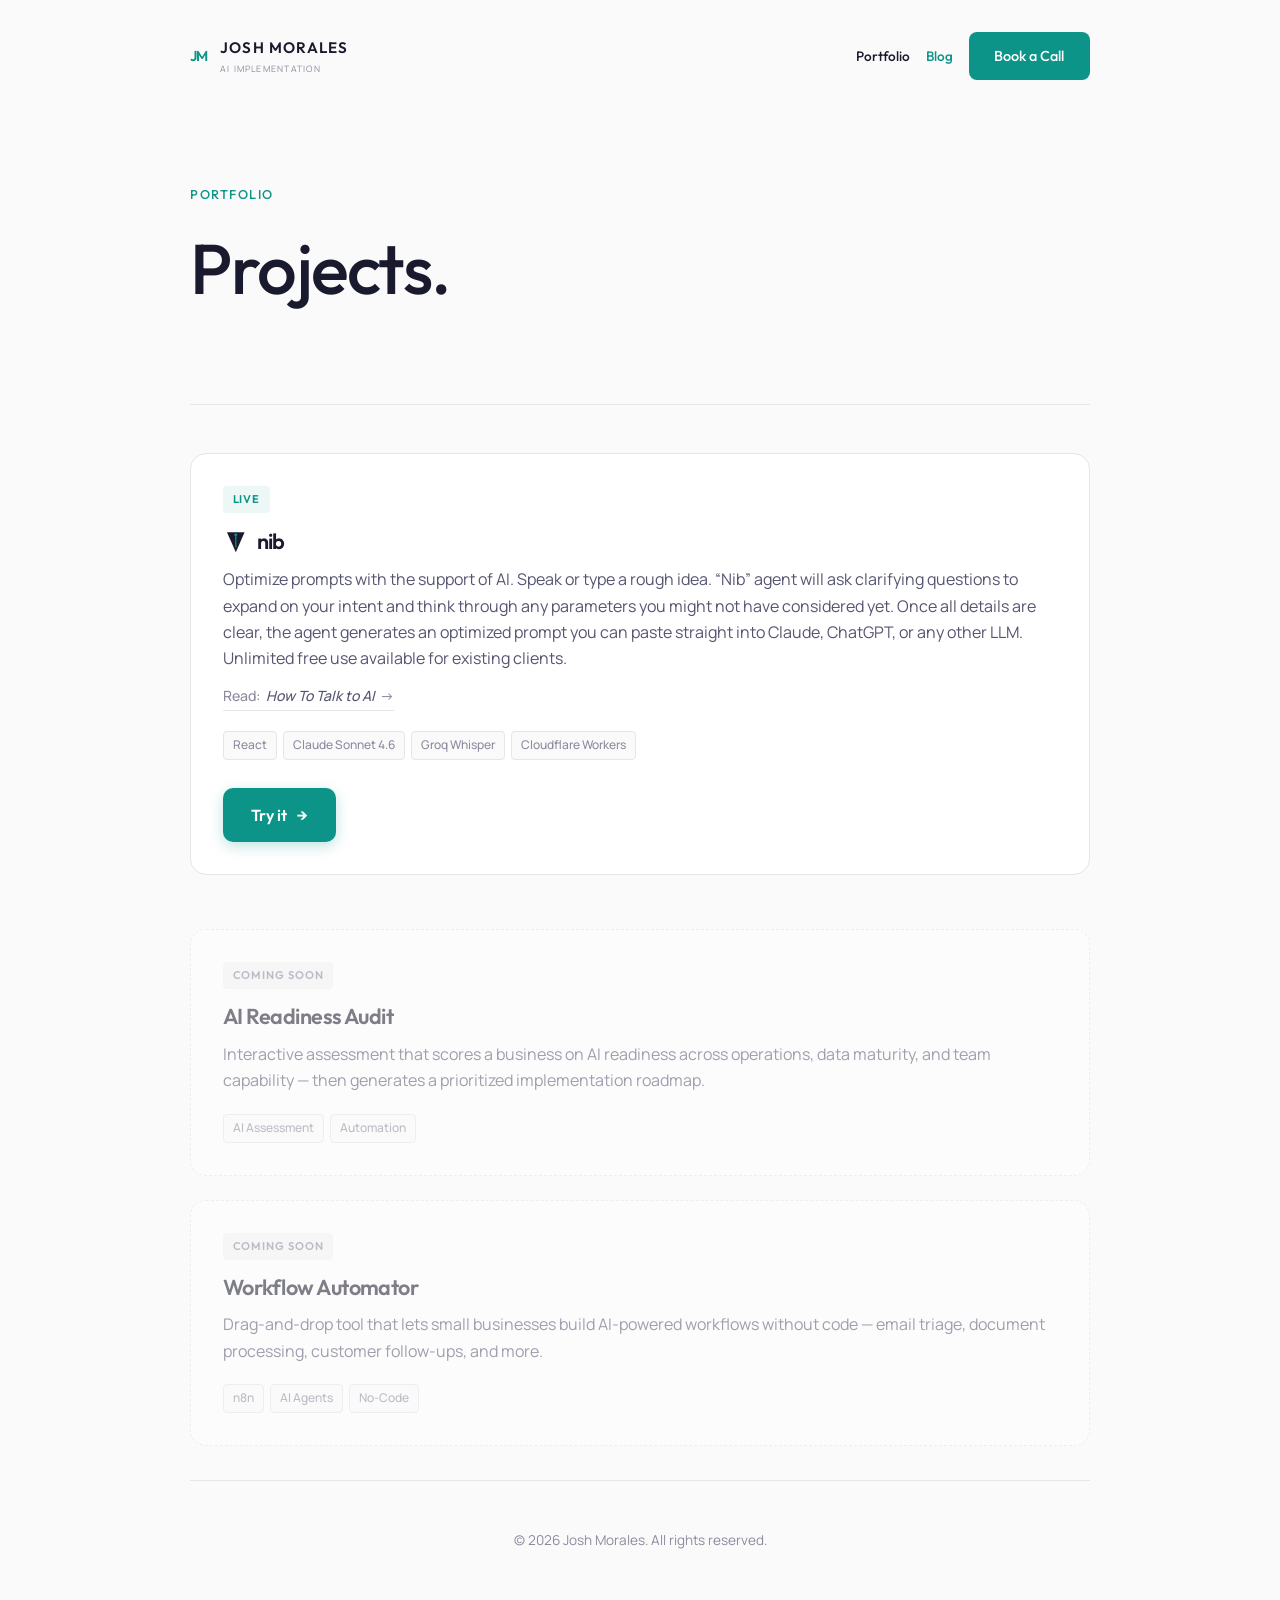
<file: portfolio/index.html>
<!DOCTYPE html>
<html lang="en">
<head>
    <meta charset="UTF-8">
    <meta name="viewport" content="width=device-width, initial-scale=1.0">
    <title>Portfolio | Josh Morales — AI Implementation Specialist</title>
    <meta name="description" content="AI tools and projects built by Josh Morales. Practical automation that saves real time.">
    <link rel="preconnect" href="https://fonts.googleapis.com">
    <link rel="preconnect" href="https://fonts.gstatic.com" crossorigin>
    <link href="https://fonts.googleapis.com/css2?family=Manrope:wght@300;400;500&family=Outfit:wght@300;400;500;600;700&display=swap" rel="stylesheet">
    <style>
        :root {
            --bg: #FAFAFA;
            --text-main: #1A1A2E;
            --text-secondary: #555570;
            --text-muted: #8B8B9E;
            --accent: #0D9488;
            --accent-light: #14B8A6;
            --border: #E5E5EA;
            --font-heading: 'Outfit', sans-serif;
            --font-body: 'Manrope', sans-serif;
        }
        * { margin: 0; padding: 0; box-sizing: border-box; }
        body {
            background-color: var(--bg);
            color: var(--text-main);
            font-family: var(--font-body);
            font-weight: 400;
            line-height: 1.7;
            -webkit-font-smoothing: antialiased;
            -moz-osx-font-smoothing: grayscale;
        }
        ::selection { background: var(--accent); color: #fff; }
        a { text-decoration: none; color: inherit; }
        h1, h2, h3 { font-family: var(--font-heading); letter-spacing: -0.025em; line-height: 1.1; font-weight: 500; color: var(--text-main); }
        h1 { font-size: clamp(2.5rem, 5.5vw, 4.5rem); }
        h2 { font-size: clamp(1.8rem, 3.5vw, 3rem); }
        h3 { font-size: clamp(1.15rem, 1.8vw, 1.4rem); }
        p { font-size: clamp(1.05rem, 1.3vw, 1.2rem); color: var(--text-secondary); }
        .container { width: 90%; max-width: 900px; margin: 0 auto; }

        /* Nav */
        nav { padding: 2rem 0; display: flex; justify-content: space-between; align-items: center; }
        .logo { display: flex; align-items: center; gap: 0.75rem; }
        .logo-mark { font-family: var(--font-heading); font-size: 0.9rem; font-weight: 600; color: var(--accent); letter-spacing: -0.04em; }
        .logo-text { display: flex; flex-direction: column; gap: 0.1rem; }
        .logo-name { font-family: var(--font-heading); font-size: 0.95rem; font-weight: 600; letter-spacing: 0.08em; text-transform: uppercase; color: var(--text-main); }
        .logo-tagline { font-family: var(--font-body); font-size: 0.55rem; letter-spacing: 0.14em; text-transform: uppercase; color: var(--text-muted); font-weight: 400; }
        .nav-right { display: flex; align-items: center; gap: 1rem; }
        .nav-link { font-family: var(--font-heading); font-size: 0.85rem; font-weight: 500; color: var(--accent); transition: color 0.25s; }
        .nav-link:hover { color: var(--accent-light); }

        /* Button */
        .btn { display: inline-flex; align-items: center; gap: 0.6rem; padding: 0.75rem 1.6rem; background: var(--accent); color: #fff; font-family: var(--font-heading); font-size: 0.9rem; font-weight: 500; border-radius: 8px; border: none; cursor: pointer; transition: background 0.25s ease, transform 0.25s ease; }
        .btn:hover { background: var(--accent-light); transform: translateY(-1px); }

        /* Page header */
        .page-header { padding: 8vh 0 2rem; }
        .page-header-label { font-family: var(--font-heading); font-size: 0.8rem; text-transform: uppercase; letter-spacing: 0.12em; color: var(--accent); font-weight: 500; margin-bottom: 1.5rem; }
        .page-header h1 { margin-bottom: 1rem; }
        .page-header p { font-size: clamp(1.1rem, 1.5vw, 1.3rem); max-width: 680px; line-height: 1.65; }

        /* Divider */
        .divider { height: 1px; width: 100%; background: var(--border); margin: 3rem 0; }

        /* Project grid */
        .projects { padding-bottom: 4rem; }
        .project-grid {
            display: grid;
            grid-template-columns: 1fr;
            gap: 1.5rem;
        }

        .project-card {
            background: #fff;
            border: 1px solid var(--border);
            border-radius: 16px;
            padding: 2rem;
            transition: border-color 0.3s ease, box-shadow 0.3s ease, transform 0.3s ease;
            display: flex;
            flex-direction: column;
            gap: 0.75rem;
        }
        .project-card:hover {
            border-color: var(--accent);
            box-shadow: 0 8px 30px rgba(13, 148, 136, 0.08);
            transform: translateY(-2px);
        }
        .project-card.coming-soon {
            opacity: 0.55;
            border-style: dashed;
        }
        .project-card.coming-soon:hover {
            border-color: var(--border);
            box-shadow: none;
            transform: none;
            cursor: default;
        }

        .project-tag {
            font-family: var(--font-heading);
            font-size: 0.7rem;
            font-weight: 600;
            text-transform: uppercase;
            letter-spacing: 0.08em;
            color: var(--accent);
            background: rgba(13, 148, 136, 0.08);
            padding: 0.25rem 0.6rem;
            border-radius: 4px;
            width: fit-content;
        }
        .project-card.coming-soon .project-tag {
            color: var(--text-muted);
            background: rgba(139, 139, 158, 0.1);
        }

        .project-card h3 {
            font-size: 1.35rem;
            font-weight: 600;
            margin-top: 0.25rem;
        }

        .project-card h3.nib-lockup {
            display: flex;
            align-items: center;
            gap: 0.5rem;
            text-transform: lowercase;
            letter-spacing: -0.035em;
        }

        .project-card h3.nib-lockup .nib-mark {
            height: 1.6rem;
            width: auto;
            flex-shrink: 0;
        }

        .project-card p {
            font-size: 1rem;
            line-height: 1.65;
            color: var(--text-secondary);
        }

        .project-tech {
            display: flex;
            flex-wrap: wrap;
            gap: 0.4rem;
            margin-top: 0.5rem;
        }
        .project-tech span {
            font-family: var(--font-body);
            font-size: 0.75rem;
            font-weight: 500;
            color: var(--text-muted);
            background: var(--bg);
            border: 1px solid var(--border);
            padding: 0.2rem 0.55rem;
            border-radius: 4px;
        }

        .project-link {
            display: inline-flex;
            align-items: center;
            gap: 0.6rem;
            font-family: var(--font-heading);
            font-size: 1rem;
            font-weight: 600;
            color: #fff;
            background: var(--accent);
            padding: 0.85rem 1.75rem;
            border-radius: 10px;
            margin-top: 1rem;
            width: fit-content;
            box-shadow: 0 4px 14px rgba(13, 148, 136, 0.25);
            transition: background 0.25s ease, transform 0.25s ease, box-shadow 0.25s ease, gap 0.25s ease;
        }
        .project-link:hover {
            background: var(--accent-light);
            transform: translateY(-2px);
            box-shadow: 0 6px 20px rgba(13, 148, 136, 0.35);
            gap: 0.8rem;
        }
        .project-link .arrow {
            transition: transform 0.2s ease;
        }
        .project-link:hover .arrow {
            transform: translateX(3px);
        }

        .project-meta-link {
            display: inline-flex;
            align-items: center;
            gap: 0.35rem;
            font-family: var(--font-body);
            font-size: 0.88rem;
            font-weight: 500;
            color: var(--text-muted);
            border-bottom: 1px solid var(--border);
            padding-bottom: 0.15rem;
            width: fit-content;
            transition: color 0.2s ease, border-color 0.2s ease, gap 0.2s ease;
        }
        .project-meta-link em {
            font-style: italic;
            color: var(--text-secondary);
            transition: color 0.2s ease;
        }
        .project-meta-link:hover {
            color: var(--accent);
            border-bottom-color: var(--accent);
            gap: 0.5rem;
        }
        .project-meta-link:hover em {
            color: var(--accent);
        }

        /* Footer */
        footer { padding: 3rem 0; text-align: center; border-top: 1px solid var(--border); }
        footer p { font-size: 0.85rem; color: var(--text-muted); }

        /* Scroll reveal */
        .reveal { opacity: 0; transform: translateY(30px); transition: opacity 0.7s cubic-bezier(0.22, 0.61, 0.36, 1), transform 0.7s cubic-bezier(0.22, 0.61, 0.36, 1); }
        .reveal.active { opacity: 1; transform: translateY(0); }
        .delay-1 { transition-delay: 0.1s; }
        .delay-2 { transition-delay: 0.2s; }
        .delay-3 { transition-delay: 0.3s; }
        .delay-4 { transition-delay: 0.4s; }

        /* Mobile */
        @media (max-width: 768px) {
            nav { padding: 1.25rem 0; }
            .page-header { padding: 6vh 0 1.5rem; }
            .divider { margin: 2rem 0; }
        }

        /* Reduced motion */
        @media (prefers-reduced-motion: reduce) {
            .reveal { opacity: 1; transform: none; transition: none; }
            .btn { transition: none; }
            .btn:hover { transform: none; }
            .project-card { transition: none; }
            .project-card:hover { transform: none; }
        }
    </style>
</head>
<body>

    <div class="container">
        <nav>
            <a href="/" class="logo">
                <div class="logo-mark">JM</div>
                <div class="logo-text">
                    <div class="logo-name">Josh Morales</div>
                    <div class="logo-tagline">AI Implementation</div>
                </div>
            </a>
            <div class="nav-right">
                <a href="/portfolio/" class="nav-link" style="color: var(--text-main);">Portfolio</a>
                <a href="/blog/" class="nav-link">Blog</a>
                <a href="https://cal.com/joshmorales-ai" class="btn">Book a Call</a>
            </div>
        </nav>

        <section class="page-header">
            <div class="page-header-label reveal">Portfolio</div>
            <h1 class="reveal delay-1">Projects.</h1>
        </section>

        <div class="divider reveal"></div>

        <section class="projects">
            <div class="project-grid">

                <!-- Nib -->
                <div class="project-card reveal delay-1">
                    <div class="project-tag">Live</div>
                    <h3 class="nib-lockup">
                        <svg class="nib-mark" viewBox="0 0 64 64" xmlns="http://www.w3.org/2000/svg" aria-hidden="true">
                            <polygon points="10,8 54,8 32,58" fill="#1A1A2E"/>
                            <rect x="30.5" y="18" width="3" height="28" fill="#0D9488"/>
                            <circle cx="32" cy="15" r="3.5" fill="#0D9488"/>
                        </svg>
                        nib
                    </h3>
                    <p>Optimize prompts with the support of AI. Speak or type a rough idea. &ldquo;Nib&rdquo; agent will ask clarifying questions to expand on your intent and think through any parameters you might not have considered yet. Once all details are clear, the agent generates an optimized prompt you can paste straight into Claude, ChatGPT, or any other LLM. Unlimited free use available for existing clients.</p>
                    <a href="/blog/stop-prompting-start-talking/" class="project-meta-link">Read: <em>How To Talk to AI</em> <span>&rarr;</span></a>
                    <div class="project-tech">
                        <span>React</span>
                        <span>Claude Sonnet 4.6</span>
                        <span>Groq Whisper</span>
                        <span>Cloudflare Workers</span>
                    </div>
                    <a href="/nib/" class="project-link">Try it <span class="arrow">&rarr;</span></a>
                </div>

                <!-- Coming Soon 1 -->
                <div class="project-card coming-soon reveal delay-2">
                    <div class="project-tag">Coming Soon</div>
                    <h3>AI Readiness Audit</h3>
                    <p>Interactive assessment that scores a business on AI readiness across operations, data maturity, and team capability — then generates a prioritized implementation roadmap.</p>
                    <div class="project-tech">
                        <span>AI Assessment</span>
                        <span>Automation</span>
                    </div>
                </div>

                <!-- Coming Soon 2 -->
                <div class="project-card coming-soon reveal delay-3">
                    <div class="project-tag">Coming Soon</div>
                    <h3>Workflow Automator</h3>
                    <p>Drag-and-drop tool that lets small businesses build AI-powered workflows without code — email triage, document processing, customer follow-ups, and more.</p>
                    <div class="project-tech">
                        <span>n8n</span>
                        <span>AI Agents</span>
                        <span>No-Code</span>
                    </div>
                </div>

            </div>
        </section>

        <footer>
            <p>&copy; 2026 Josh Morales. All rights reserved.</p>
        </footer>
    </div>

    <script>
        // Scroll reveal — repeats on every enter/exit
        const observer = new IntersectionObserver((entries) => {
            entries.forEach(entry => {
                if (entry.isIntersecting) {
                    entry.target.classList.add('active');
                } else {
                    entry.target.classList.remove('active');
                }
            });
        }, { root: null, rootMargin: '0px 0px -8% 0px', threshold: 0.1 });

        document.querySelectorAll('.reveal').forEach(el => observer.observe(el));
    </script>
</body>
</html>
</file>
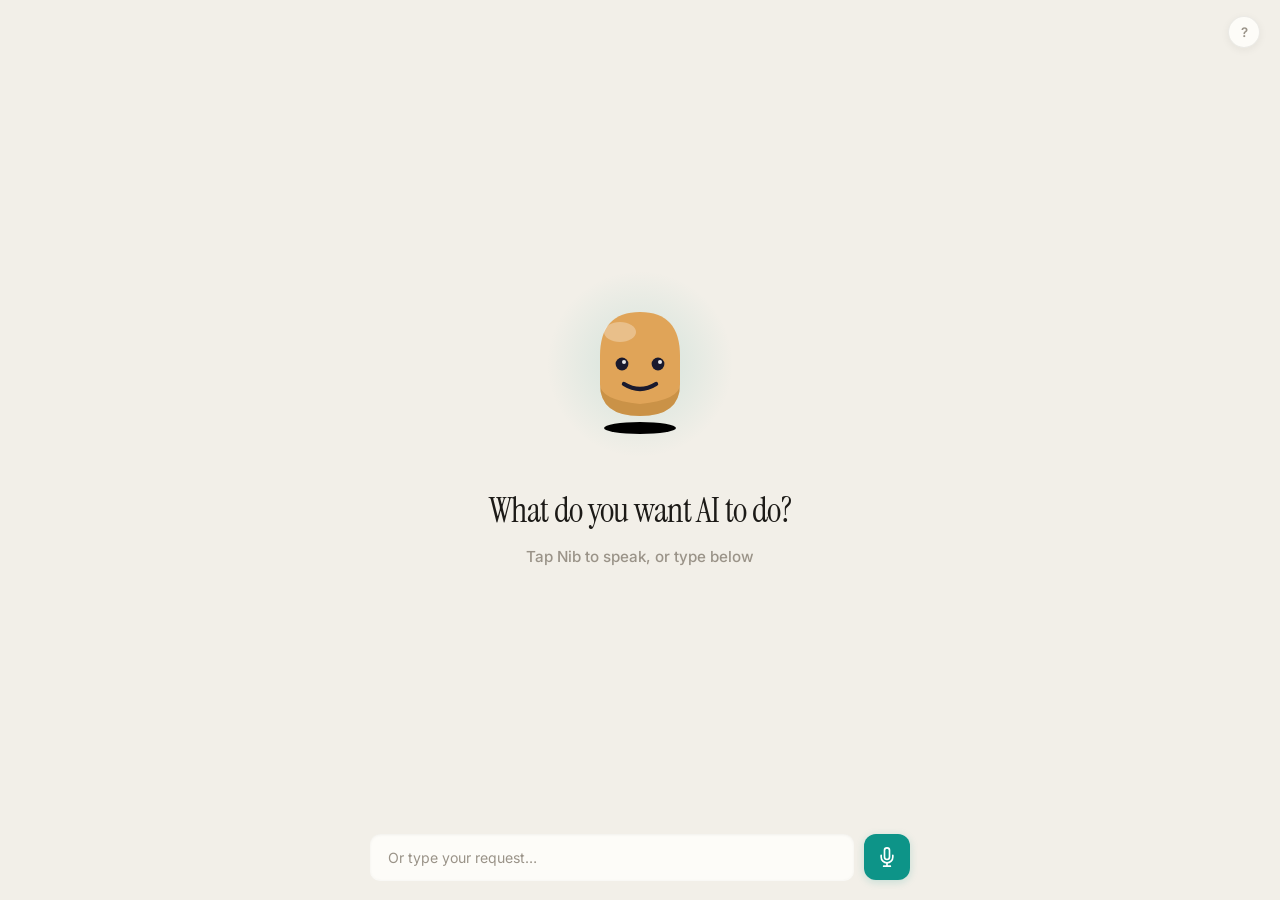
<file: prompt-wrapper/index.html>
<!doctype html>
<html lang="en">
  <head>
    <meta charset="UTF-8" />
    <title>Redirecting to Nib…</title>
    <meta name="robots" content="noindex" />
    <meta http-equiv="refresh" content="0; url=/nib/" />
    <link rel="canonical" href="https://joshmorales.ai/nib/" />
    <script>window.location.replace('/nib/');</script>
    <style>
      body { font-family: system-ui, sans-serif; background: #FAFAFA; color: #1A1A2E;
             display: flex; align-items: center; justify-content: center;
             height: 100vh; margin: 0; text-align: center; }
      a { color: #0D9488; }
    </style>
  </head>
  <body>
    <p>PromptWrapper is now <strong>Nib</strong> — <a href="/nib/">redirecting you</a>.</p>
  </body>
</html>
</file>
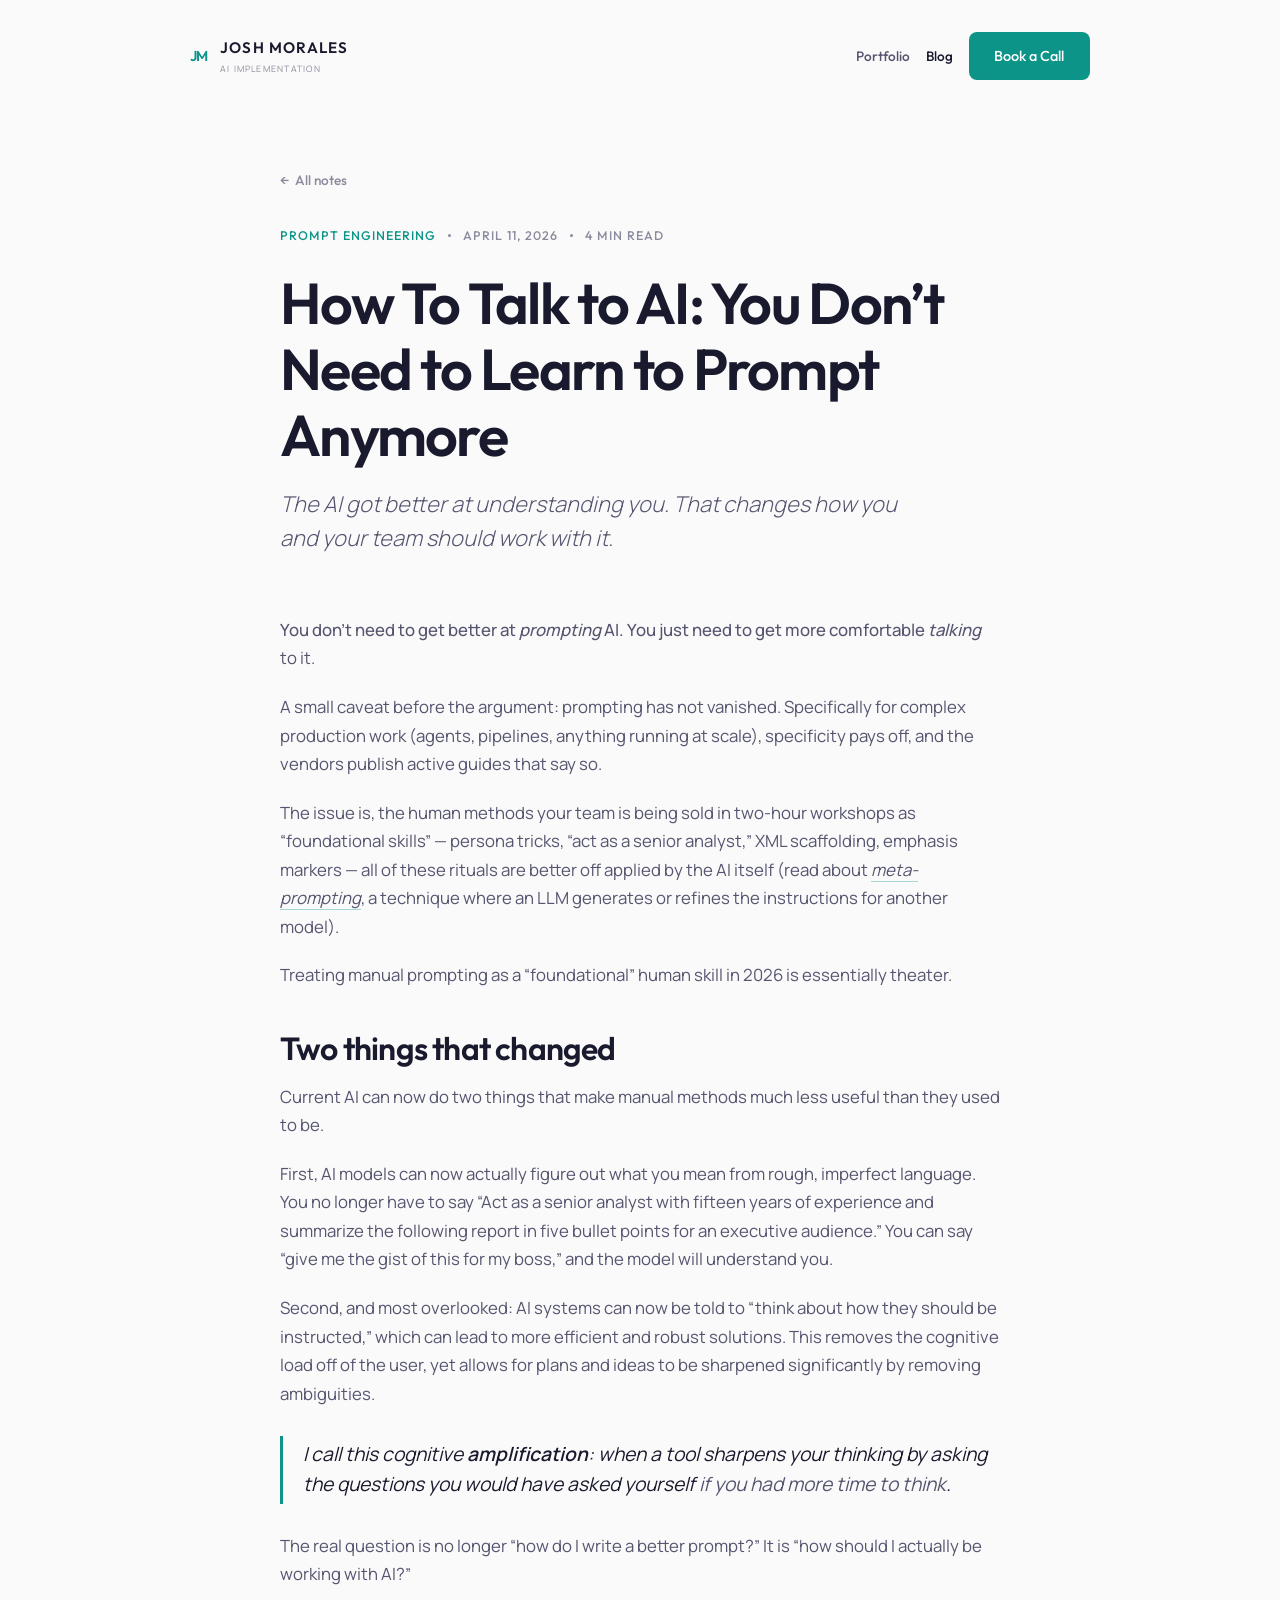
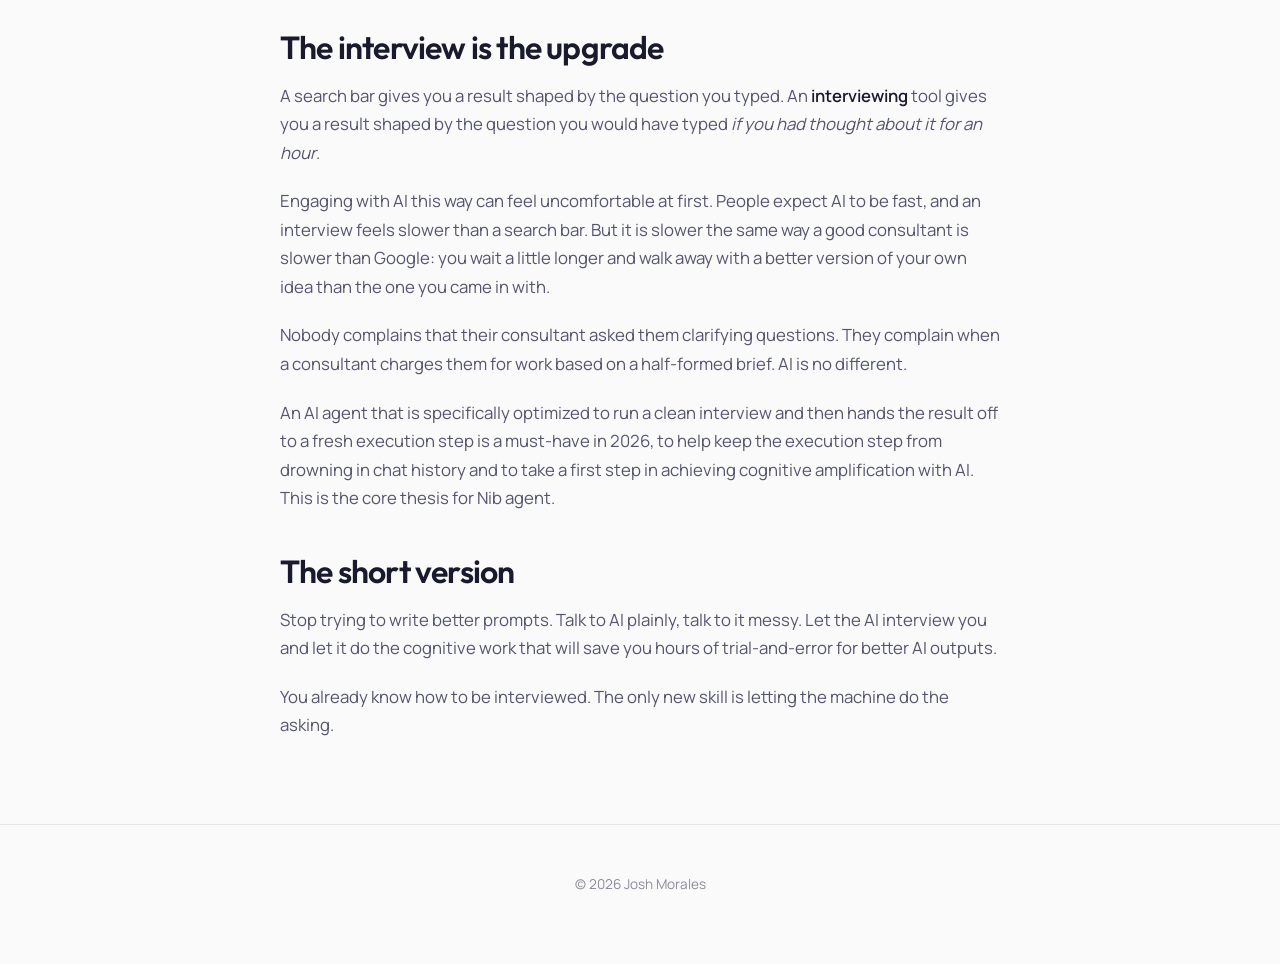
<file: blog/stop-prompting-start-talking/index.html>
<!DOCTYPE html>
<html lang="en">
<head>
    <meta charset="UTF-8">
    <meta name="viewport" content="width=device-width, initial-scale=1.0">
    <title>How To Talk to AI: You Don't Need to Learn to Prompt Anymore | Josh Morales</title>
    <meta name="description" content="The AI got better at understanding you. That changes how you and your team should work with it — and makes most prompt engineering workshops obsolete.">
    <meta property="og:title" content="How To Talk to AI: You Don't Need to Learn to Prompt Anymore">
    <meta property="og:description" content="The AI got better at understanding you. That changes how you and your team should work with it.">
    <meta property="og:type" content="article">
    <link rel="preconnect" href="https://fonts.googleapis.com">
    <link rel="preconnect" href="https://fonts.gstatic.com" crossorigin>
    <link href="https://fonts.googleapis.com/css2?family=Manrope:wght@300;400;500&family=Outfit:wght@300;400;500;600;700&display=swap" rel="stylesheet">
    <style>
        :root {
            --bg: #FAFAFA;
            --text-main: #1A1A2E;
            --text-secondary: #555570;
            --text-muted: #8B8B9E;
            --accent: #0D9488;
            --accent-light: #14B8A6;
            --border: #E5E5EA;
            --font-heading: 'Outfit', sans-serif;
            --font-body: 'Manrope', sans-serif;
        }
        * { margin: 0; padding: 0; box-sizing: border-box; }
        body {
            background-color: var(--bg);
            color: var(--text-main);
            font-family: var(--font-body);
            font-weight: 400;
            line-height: 1.7;
            -webkit-font-smoothing: antialiased;
            -moz-osx-font-smoothing: grayscale;
        }
        ::selection { background: var(--accent); color: #fff; }
        a { text-decoration: none; color: inherit; }
        h1, h2, h3 { font-family: var(--font-heading); letter-spacing: -0.025em; line-height: 1.15; font-weight: 600; color: var(--text-main); }
        h1 { font-size: clamp(2.2rem, 4.8vw, 3.6rem); letter-spacing: -0.03em; }
        h2 { font-size: clamp(1.5rem, 2.8vw, 2rem); margin-top: 2.5rem; margin-bottom: 1rem; }
        p { font-size: clamp(1.05rem, 1.3vw, 1.2rem); color: var(--text-secondary); margin-bottom: 1.25rem; }
        em { font-style: italic; color: var(--text-secondary); }
        strong { color: var(--text-main); font-weight: 600; }
        .container { width: 90%; max-width: 720px; margin: 0 auto; }
        .container-wide { width: 90%; max-width: 900px; margin: 0 auto; }

        nav { padding: 2rem 0; display: flex; justify-content: space-between; align-items: center; }
        .logo { display: flex; align-items: center; gap: 0.75rem; }
        .logo-mark { font-family: var(--font-heading); font-size: 0.9rem; font-weight: 600; color: var(--accent); letter-spacing: -0.04em; }
        .logo-text { display: flex; flex-direction: column; gap: 0.1rem; }
        .logo-name { font-family: var(--font-heading); font-size: 0.95rem; font-weight: 600; letter-spacing: 0.08em; text-transform: uppercase; color: var(--text-main); }
        .logo-tagline { font-family: var(--font-body); font-size: 0.55rem; letter-spacing: 0.14em; text-transform: uppercase; color: var(--text-muted); font-weight: 400; }
        .nav-right { display: flex; align-items: center; gap: 1rem; }
        .nav-link { font-family: var(--font-heading); font-size: 0.85rem; font-weight: 500; color: var(--text-secondary); transition: color 0.25s; }
        .nav-link:hover { color: var(--accent); }
        .nav-link.active { color: var(--text-main); }
        .btn { display: inline-flex; align-items: center; gap: 0.6rem; padding: 0.75rem 1.6rem; background: var(--accent); color: #fff; font-family: var(--font-heading); font-size: 0.9rem; font-weight: 500; border-radius: 8px; border: none; cursor: pointer; transition: background 0.25s ease, transform 0.25s ease; }
        .btn:hover { background: var(--accent-light); transform: translateY(-1px); }

        .article-header { padding: 6vh 0 2.5rem; }
        .article-back {
            display: inline-flex;
            align-items: center;
            gap: 0.4rem;
            font-family: var(--font-heading);
            font-size: 0.85rem;
            font-weight: 500;
            color: var(--text-muted);
            margin-bottom: 2rem;
            transition: color 0.25s, gap 0.25s;
        }
        .article-back:hover { color: var(--accent); gap: 0.6rem; }

        .article-meta {
            display: flex;
            align-items: center;
            flex-wrap: wrap;
            gap: 0.75rem;
            font-family: var(--font-heading);
            font-size: 0.78rem;
            font-weight: 500;
            text-transform: uppercase;
            letter-spacing: 0.08em;
            color: var(--text-muted);
            margin-bottom: 1.5rem;
        }
        .article-meta .dot { width: 3px; height: 3px; border-radius: 50%; background: var(--text-muted); }
        .article-meta .tag { color: var(--accent); }

        .article-header h1 { margin-bottom: 1.25rem; }
        .article-subhead {
            font-size: clamp(1.15rem, 1.7vw, 1.4rem);
            line-height: 1.55;
            color: var(--text-secondary);
            font-style: italic;
            font-weight: 300;
            max-width: 640px;
        }

        .article-body { padding-bottom: 4rem; }
        .article-body h2 {
            color: var(--text-main);
        }
        .article-body p:first-of-type::first-line {
            font-weight: 500;
        }

        .pull {
            border-left: 3px solid var(--accent);
            padding: 0.25rem 0 0.25rem 1.25rem;
            margin: 1.75rem 0;
            font-size: clamp(1.1rem, 1.5vw, 1.3rem);
            font-style: italic;
            color: var(--text-main);
            line-height: 1.55;
        }

        .article-cta {
            margin-top: 3.5rem;
            padding: 2.25rem;
            background: #fff;
            border: 1px solid var(--border);
            border-radius: 16px;
            text-align: center;
            transition: border-color 0.3s ease, box-shadow 0.3s ease;
        }
        .article-cta:hover {
            border-color: var(--accent);
            box-shadow: 0 8px 30px rgba(13, 148, 136, 0.08);
        }
        .article-cta h3 {
            font-size: 1.35rem;
            font-weight: 600;
            margin-bottom: 0.5rem;
        }
        .article-cta p {
            font-size: 1rem;
            margin-bottom: 1.5rem;
        }
        .cta-button {
            display: inline-flex;
            align-items: center;
            gap: 0.6rem;
            font-family: var(--font-heading);
            font-size: 1rem;
            font-weight: 600;
            color: #fff;
            background: var(--accent);
            padding: 0.85rem 1.75rem;
            border-radius: 10px;
            box-shadow: 0 4px 14px rgba(13, 148, 136, 0.25);
            transition: background 0.25s ease, transform 0.25s ease, box-shadow 0.25s ease, gap 0.25s ease;
        }
        .cta-button:hover {
            background: var(--accent-light);
            transform: translateY(-2px);
            box-shadow: 0 6px 20px rgba(13, 148, 136, 0.35);
            gap: 0.8rem;
        }

        .divider { height: 1px; width: 100%; background: var(--border); margin: 3rem auto; max-width: 720px; }

        footer { padding: 3rem 0; text-align: center; border-top: 1px solid var(--border); }
        footer p { font-size: 0.85rem; color: var(--text-muted); }

        .reveal { opacity: 0; transform: translateY(20px); transition: opacity 0.7s cubic-bezier(0.22, 0.61, 0.36, 1), transform 0.7s cubic-bezier(0.22, 0.61, 0.36, 1); }
        .reveal.active { opacity: 1; transform: translateY(0); }

        @media (max-width: 768px) {
            nav { padding: 1.25rem 0; }
            .nav-right { gap: 0.75rem; }
            .article-header { padding: 4vh 0 2rem; }
            .article-cta { padding: 1.75rem 1.25rem; }
        }

        @media (prefers-reduced-motion: reduce) {
            .reveal { opacity: 1; transform: none; transition: none; }
        }
    </style>
</head>
<body>

    <div class="container-wide">
        <nav>
            <a href="/" class="logo">
                <div class="logo-mark">JM</div>
                <div class="logo-text">
                    <div class="logo-name">Josh Morales</div>
                    <div class="logo-tagline">AI Implementation</div>
                </div>
            </a>
            <div class="nav-right">
                <a href="/portfolio/" class="nav-link">Portfolio</a>
                <a href="/blog/" class="nav-link active">Blog</a>
                <a href="https://cal.com/joshmorales-ai" class="btn">Book a Call</a>
            </div>
        </nav>
    </div>

    <article>
        <div class="container">
            <header class="article-header">
                <a href="/blog/" class="article-back"><span>&larr;</span> All notes</a>
                <div class="article-meta">
                    <span class="tag">Prompt Engineering</span>
                    <span class="dot"></span>
                    <span>April 11, 2026</span>
                    <span class="dot"></span>
                    <span>4 min read</span>
                </div>
                <h1>How To Talk to AI: You Don&rsquo;t Need to Learn to Prompt Anymore</h1>
                <p class="article-subhead">The AI got better at understanding you. That changes how you and your team should work with it.</p>
            </header>

            <div class="article-body">
                <p>You don&rsquo;t need to get better at <em>prompting</em> AI. You just need to get more comfortable <em>talking</em> to it.</p>

                <p>A small caveat before the argument: prompting has not vanished. Specifically for complex production work (agents, pipelines, anything running at scale), specificity pays off, and the vendors publish active guides that say so.</p>

                <p>The issue is, the human methods your team is being sold in two-hour workshops as &ldquo;foundational skills&rdquo; &mdash; persona tricks, &ldquo;act as a senior analyst,&rdquo; XML scaffolding, emphasis markers &mdash; all of these rituals are better off applied by the AI itself (read about <a href="https://intuitionlabs.ai/articles/meta-prompting-llm-self-optimization" target="_blank" rel="noopener" style="color: var(--accent); border-bottom: 1px solid rgba(13, 148, 136, 0.35);"><em>meta-prompting</em></a>, a technique where an LLM generates or refines the instructions for another model).</p>

                <p>Treating manual prompting as a &ldquo;foundational&rdquo; human skill in 2026 is essentially theater.</p>

                <h2>Two things that changed</h2>

                <p>Current AI can now do two things that make manual methods much less useful than they used to be.</p>

                <p>First, AI models can now actually figure out what you mean from rough, imperfect language. You no longer have to say &ldquo;Act as a senior analyst with fifteen years of experience and summarize the following report in five bullet points for an executive audience.&rdquo; You can say &ldquo;give me the gist of this for my boss,&rdquo; and the model will understand you.</p>

                <p>Second, and most overlooked: AI systems can now be told to &ldquo;think about how they should be instructed,&rdquo; which can lead to more efficient and robust solutions. This removes the cognitive load off of the user, yet allows for plans and ideas to be sharpened significantly by removing ambiguities.</p>

                <p class="pull">I call this cognitive <strong>amplification</strong>: when a tool sharpens your thinking by asking the questions you would have asked yourself <em>if you had more time to think</em>.</p>

                <p>The real question is no longer &ldquo;how do I write a better prompt?&rdquo; It is &ldquo;how should I actually be working with AI?&rdquo;</p>

                <h2>The interview is the upgrade</h2>

                <p>A search bar gives you a result shaped by the question you typed. An <strong>interviewing</strong> tool gives you a result shaped by the question you would have typed <em>if you had thought about it for an hour</em>.</p>

                <p>Engaging with AI this way can feel uncomfortable at first. People expect AI to be fast, and an interview feels slower than a search bar. But it is slower the same way a good consultant is slower than Google: you wait a little longer and walk away with a better version of your own idea than the one you came in with.</p>

                <p>Nobody complains that their consultant asked them clarifying questions. They complain when a consultant charges them for work based on a half-formed brief. AI is no different.</p>

                <p>An AI agent that is specifically optimized to run a clean interview and then hands the result off to a fresh execution step is a must-have in 2026, to help keep the execution step from drowning in chat history and to take a first step in achieving cognitive amplification with AI. This is the core thesis for Nib agent.</p>

                <h2>The short version</h2>

                <p>Stop trying to write better prompts. Talk to AI plainly, talk to it messy. Let the AI interview you and let it do the cognitive work that will save you hours of trial-and-error for better AI outputs.</p>

                <p>You already know how to be interviewed. The only new skill is letting the machine do the asking.</p>
            </div>
        </div>
    </article>

    <footer>
        <div class="container-wide">
            <p>&copy; 2026 Josh Morales</p>
        </div>
    </footer>

    <script>
        const observer = new IntersectionObserver((entries) => {
            entries.forEach(entry => {
                if (entry.isIntersecting) {
                    entry.target.classList.add('active');
                    observer.unobserve(entry.target);
                }
            });
        }, { threshold: 0.1 });
        document.querySelectorAll('.reveal').forEach(el => observer.observe(el));
    </script>

</body>
</html>
</file>
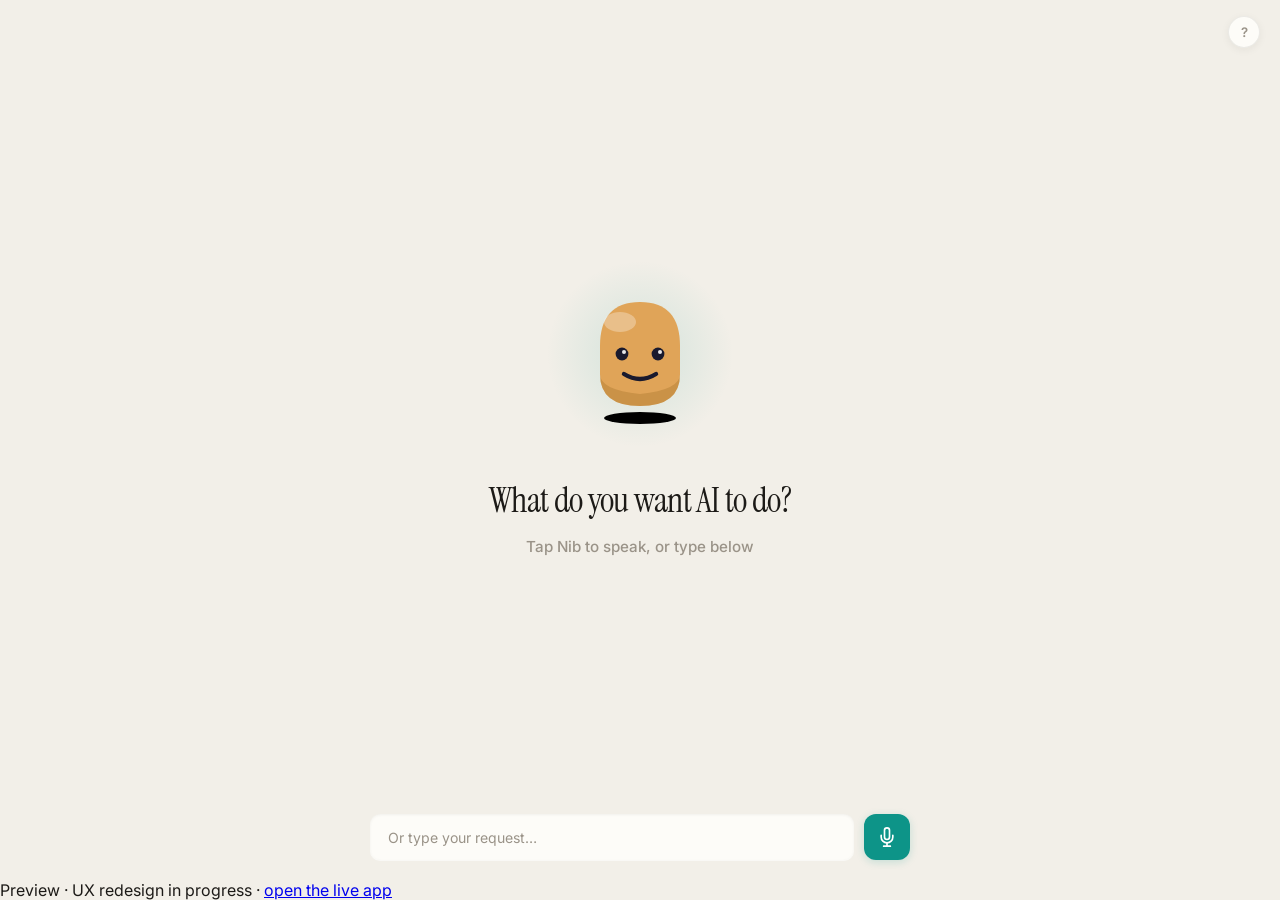
<file: nib/preview/index.html>
<!DOCTYPE html>
<html lang="en">
<head>
<meta charset="UTF-8">
<meta name="viewport" content="width=device-width, initial-scale=1.0">
<title>Nib — UX Preview</title>
<meta name="robots" content="noindex, nofollow">
<meta name="description" content="Preview of the upcoming Nib UX redesign.">
<link rel="preconnect" href="https://fonts.googleapis.com">
<link rel="preconnect" href="https://fonts.gstatic.com" crossorigin>
<link href="https://fonts.googleapis.com/css2?family=Instrument+Serif&family=Inter:wght@400;500;600&family=IBM+Plex+Mono:wght@400;500&display=swap" rel="stylesheet">
<style>
  :root {
    --bg: #F2EFE8;
    --bg-dark: #1E1C1A;
    --paper: #FDFCF8;
    --text-main: #1C1A17;
    --text-secondary: #5C564D;
    --text-muted: #9A9388;
    --text-inverse: #E8E5DE;
    --accent: #0D9488;
    --accent-light: #14B8A6;
    --border: rgba(28, 26, 23, 0.08);

    --font-display: 'Instrument Serif', Georgia, serif;
    --font-ui: 'Inter', -apple-system, sans-serif;
    --font-mono: 'IBM Plex Mono', 'SF Mono', Menlo, monospace;
  }
  * { box-sizing: border-box; margin: 0; padding: 0; }
  body {
    font-family: var(--font-ui);
    background: var(--bg);
    color: var(--text-main);
    height: 100vh;
    height: 100dvh;
    display: flex;
    flex-direction: column;
    overflow: hidden;
    -webkit-font-smoothing: antialiased;
    -moz-osx-font-smoothing: grayscale;
  }
  header {
    display: none;
  }
  .logo {
    font-family: var(--font-display);
    font-size: 2rem;
    font-weight: 400;
    display: flex;
    align-items: baseline;
    gap: 0;
    letter-spacing: -0.02em;
    color: var(--text-inverse);
  }
  .logo-wordmark { display: inline-block; }
  .logo-mascot {
    width: 22px;
    height: 22px;
    display: inline-block;
    margin-left: 3px;
    position: relative;
    top: 3px;
  }
  .logo-mascot .lm-body {
    transform-box: fill-box;
    transform-origin: center bottom;
    animation: logo-squish 3.2s ease-in-out infinite;
  }
  .logo-mascot .lm-eye {
    transform-box: fill-box;
    transform-origin: center;
    animation: logo-blink 5.5s ease-in-out infinite;
  }
  @keyframes logo-squish {
    0%, 100% { transform: scaleY(1) translateY(0); }
    50% { transform: scaleY(1.02) translateY(-1px); }
  }
  @keyframes logo-blink {
    0%, 90%, 100% { transform: scaleY(1); }
    93%, 96% { transform: scaleY(0.1); }
  }
  .header-right { display: flex; align-items: center; gap: 1rem; }

  /* Info button + tooltip */
  .info-wrap { position: relative; }
  /* Info button — fixed top-right, independent of header */
  .info-wrap {
    position: fixed;
    top: 1rem;
    right: 1.25rem;
    z-index: 50;
  }
  .btn-info {
    width: 32px;
    height: 32px;
    border-radius: 50%;
    border: 1px solid var(--border);
    background: var(--paper);
    color: var(--text-muted);
    font-family: var(--font-ui);
    font-size: 0.82rem;
    font-weight: 600;
    cursor: pointer;
    display: flex;
    align-items: center;
    justify-content: center;
    transition: all 0.2s;
    box-shadow: 0 2px 8px rgba(28, 26, 23, 0.06);
  }
  .btn-info:hover { border-color: rgba(28, 26, 23, 0.2); color: var(--text-secondary); }
  .info-tooltip {
    position: absolute;
    top: calc(100% + 10px);
    right: 0;
    width: 300px;
    background: var(--paper);
    border: 1px solid rgba(28, 26, 23, 0.08);
    border-radius: 12px;
    padding: 1rem 1.1rem;
    box-shadow: 0 12px 32px rgba(0, 0, 0, 0.08);
    font-size: 0.85rem;
    line-height: 1.5;
    color: var(--text-secondary);
    opacity: 0;
    pointer-events: none;
    transform: translateY(-4px);
    transition: opacity 0.2s, transform 0.2s;
    z-index: 50;
  }
  .info-tooltip::before {
    content: '';
    position: absolute;
    top: -6px;
    right: 12px;
    width: 12px;
    height: 12px;
    background: var(--paper);
    border-left: 1px solid rgba(28, 26, 23, 0.08);
    border-top: 1px solid rgba(28, 26, 23, 0.08);
    transform: rotate(45deg);
  }
  .info-wrap:hover .info-tooltip,
  .info-wrap:focus-within .info-tooltip {
    opacity: 1;
    pointer-events: auto;
    transform: translateY(0);
  }
  .info-tooltip strong {
    color: var(--text-main);
    font-family: var(--font-ui);
    font-weight: 600;
    display: block;
    margin-bottom: 0.4rem;
  }

  main {
    flex: 1 1 0;
    min-height: 0;
    display: flex;
    align-items: center;
    justify-content: center;
    padding: 1.25rem 2rem;
    position: relative;
    overflow: hidden;
  }
  .stage {
    width: 100%;
    max-width: 640px;
    height: 100%;
    display: flex;
    flex-direction: column;
    align-items: center;
    justify-content: center;
    gap: 1rem;
    padding: 0.75rem 0;
    animation: fadeIn 0.5s ease;
  }
  @keyframes fadeIn {
    from { opacity: 0; transform: translateY(8px); }
    to { opacity: 1; transform: translateY(0); }
  }

  .stage-prompt {
    font-family: var(--font-display);
    font-weight: 400;
    font-size: 2.2rem;
    letter-spacing: -0.02em;
    color: var(--text-main);
    text-align: center;
    line-height: 1.15;
    margin: 0;
    text-wrap: balance;
  }

  .mic-button {
    width: 140px;
    height: 140px;
    border-radius: 50%;
    background: var(--accent);
    border: none;
    cursor: pointer;
    display: flex;
    align-items: center;
    justify-content: center;
    color: white;
    transition: transform 0.3s ease, box-shadow 0.3s ease;
    box-shadow: 0 8px 32px rgba(13, 148, 136, 0.3);
    position: relative;
  }
  .mic-button svg { width: 52px; height: 52px; }
  .mic-button:hover {
    transform: scale(1.05);
    box-shadow: 0 12px 40px rgba(13, 148, 136, 0.4);
  }
  .mic-button.listening {
    animation: pulse 1.6s ease-in-out infinite;
  }
  .mic-button.listening::before {
    content: '';
    position: absolute;
    inset: -16px;
    border-radius: 50%;
    border: 3px solid var(--accent);
    opacity: 0.5;
    animation: ripple 1.6s ease-out infinite;
  }
  @keyframes pulse {
    0%, 100% { transform: scale(1); }
    50% { transform: scale(1.08); }
  }
  @keyframes ripple {
    0% { transform: scale(1); opacity: 0.6; }
    100% { transform: scale(1.3); opacity: 0; }
  }

  .mic-label {
    font-size: 0.95rem;
    color: var(--text-muted);
    font-weight: 500;
  }

  .waveform {
    display: flex;
    align-items: center;
    gap: 4px;
    height: 48px;
  }
  .waveform span {
    display: block;
    width: 4px;
    background: var(--accent);
    border-radius: 2px;
    animation: wave 1s ease-in-out infinite;
  }
  .waveform span:nth-child(1) { animation-delay: 0.0s; }
  .waveform span:nth-child(2) { animation-delay: 0.1s; }
  .waveform span:nth-child(3) { animation-delay: 0.2s; }
  .waveform span:nth-child(4) { animation-delay: 0.3s; }
  .waveform span:nth-child(5) { animation-delay: 0.4s; }
  .waveform span:nth-child(6) { animation-delay: 0.5s; }
  .waveform span:nth-child(7) { animation-delay: 0.4s; }
  .waveform span:nth-child(8) { animation-delay: 0.3s; }
  .waveform span:nth-child(9) { animation-delay: 0.2s; }
  .waveform span:nth-child(10) { animation-delay: 0.1s; }
  @keyframes wave {
    0%, 100% { height: 8px; }
    50% { height: 42px; }
  }

  .transcript-live {
    font-size: 1.1rem;
    color: var(--text-secondary);
    font-style: italic;
    max-width: 520px;
    text-align: center;
    min-height: 2rem;
    line-height: 1.5;
  }

  .said-label {
    color: var(--text-muted);
    font-size: 0.85rem;
    text-transform: none;
    letter-spacing: 0;
    font-family: var(--font-ui);
    font-weight: 400;
  }
  .said-text {
    font-family: var(--font-display);
    font-size: 1.4rem;
    color: var(--text-main);
    max-width: 520px;
    text-align: center;
    font-style: normal;
    line-height: 1.35;
    font-weight: 400;
    letter-spacing: -0.015em;
  }

  .thinking-dots {
    display: flex;
    gap: 10px;
    margin-top: 0.5rem;
  }
  .thinking-dots span {
    width: 12px;
    height: 12px;
    border-radius: 50%;
    background: var(--accent);
    animation: thinking 1.4s ease-in-out infinite;
  }
  .thinking-dots span:nth-child(2) { animation-delay: 0.2s; }
  .thinking-dots span:nth-child(3) { animation-delay: 0.4s; }
  @keyframes thinking {
    0%, 80%, 100% { transform: scale(0.6); opacity: 0.5; }
    40% { transform: scale(1); opacity: 1; }
  }

  .prompt-card-label {
    font-size: 0.85rem;
    color: var(--text-muted);
    font-weight: 400;
    text-transform: none;
    letter-spacing: 0;
    margin-bottom: 0.6rem;
    font-family: var(--font-ui);
  }
  .prompt-card pre {
    font-family: var(--font-mono);
    font-size: 0.82rem;
    line-height: 1.7;
    color: var(--text-main);
    white-space: pre-wrap;
    word-wrap: break-word;
    background: var(--paper);
    border: none;
    border-radius: 6px;
    padding: 1.2rem 1.4rem;
    margin: 0;
    cursor: text;
    outline: none;
    transition: box-shadow 0.15s;
    box-shadow: inset 0 1px 3px rgba(28, 26, 23, 0.06), inset 0 0 0 1px rgba(28, 26, 23, 0.04), 0 1px 0 rgba(255,255,255,0.7);
  }
  .prompt-card pre:hover {
    box-shadow: inset 0 1px 3px rgba(28, 26, 23, 0.07), inset 0 0 0 1px rgba(28, 26, 23, 0.05), 0 1px 0 rgba(255,255,255,0.7);
  }
  .prompt-card pre:focus {
    box-shadow: inset 0 1px 3px rgba(28, 26, 23, 0.06), inset 0 0 0 1px rgba(13, 148, 136, 0.2), 0 0 0 3px rgba(13, 148, 136, 0.06);
  }

  /* Collapsible preview wrapper — compact by default, expands on click */
  .prompt-preview {
    position: relative;
    max-height: 100px;
    overflow: hidden;
    cursor: pointer;
    margin: 0;
    transition: max-height 0.35s cubic-bezier(0.4, 0, 0.2, 1);
  }
  .prompt-preview::after {
    content: 'Tap to expand & edit ↓';
    position: absolute;
    left: 1px; right: 1px; bottom: 1px;
    padding: 2rem 0 0.7rem;
    background: linear-gradient(to bottom, rgba(253, 252, 248, 0) 0%, var(--paper) 70%);
    border-radius: 0 0 4px 4px;
    text-align: center;
    font-family: var(--font-ui);
    font-size: 0.8rem;
    color: var(--text-muted);
    font-weight: 500;
    pointer-events: none;
    transition: opacity 0.2s;
    letter-spacing: 0.01em;
  }
  .prompt-preview:hover::after { color: var(--accent); }
  .prompt-preview.expanded {
    max-height: 380px;
    overflow-y: auto;
    cursor: text;
  }
  .prompt-preview.expanded::after { opacity: 0; }
  .prompt-actions {
    display: flex;
    gap: 0.5rem;
    align-items: center;
    flex-wrap: wrap;
  }
  .btn-primary {
    background: var(--bg-dark);
    color: var(--text-inverse);
    border: none;
    border-radius: 10px;
    padding: 0.85rem 1.5rem;
    font-family: var(--font-ui);
    font-size: 0.88rem;
    font-weight: 510;
    cursor: pointer;
    flex: 1;
    transition: all 0.2s;
  }
  .btn-primary:hover { background: #2A2825; transform: translateY(-1px); }
  .btn-primary.copied {
    background: var(--accent);
    color: white;
  }
  .btn-secondary {
    background: rgba(28, 26, 23, 0.05);
    border: none;
    border-radius: 10px;
    padding: 0.85rem 1.25rem;
    font-family: inherit;
    font-size: 0.9rem;
    font-weight: 510;
    color: var(--text-secondary);
    cursor: pointer;
    transition: all 0.2s;
  }
  .btn-secondary:hover { background: rgba(28, 26, 23, 0.09); color: var(--text-main); }

  /* Bottom fallback bar — in-flow at the bottom of the viewport */
  .bottom-bar {
    flex: 0 0 auto;
    padding: 0.85rem 2rem 1.25rem;
    background: var(--bg);
    display: flex;
    justify-content: center;
  }
  .bottom-bar-inner {
    display: flex;
    gap: 0.6rem;
    max-width: 540px;
    width: 100%;
  }
  .mini-input {
    flex: 1;
    padding: 0.85rem 1.1rem;
    border: none;
    border-radius: 10px;
    font-family: var(--font-ui);
    font-size: 0.88rem;
    background: var(--paper);
    color: var(--text-main);
    box-shadow: inset 0 1px 3px rgba(28, 26, 23, 0.05), 0 1px 0 rgba(255,255,255,0.6);
  }
  .mini-input::placeholder { color: var(--text-muted); }
  .mini-input:focus { outline: none; box-shadow: inset 0 1px 3px rgba(28, 26, 23, 0.05), 0 0 0 2px rgba(13, 148, 136, 0.1), 0 0 0 1px rgba(13, 148, 136, 0.2); }
  .mic-mini {
    width: 46px;
    height: 46px;
    border-radius: 12px;
    background: var(--accent);
    border: none;
    color: white;
    cursor: pointer;
    display: flex;
    align-items: center;
    justify-content: center;
    transition: all 0.15s;
    box-shadow: 0 2px 8px rgba(13, 148, 136, 0.2);
  }
  .mic-mini:hover { background: var(--accent-light); transform: translateY(-1px); box-shadow: 0 4px 14px rgba(13, 148, 136, 0.3); }
  .mic-mini svg { width: 20px; height: 20px; }

  /* Stage indicator chip */
  .state-indicator {
    position: fixed;
    top: 5rem;
    left: 50%;
    transform: translateX(-50%);
    background: var(--paper);
    border: 1px solid var(--border);
    border-radius: 20px;
    padding: 0.35rem 0.875rem;
    font-size: 0.7rem;
    color: var(--text-muted);
    font-family: var(--font-ui);
    font-weight: 500;
    letter-spacing: 0.04em;
  }
  .state-indicator strong {
    color: var(--accent);
    text-transform: uppercase;
    letter-spacing: 0.08em;
    margin-left: 0.25rem;
  }

  /* Dev controls (draft-only — would not ship) */
  .dev-controls {
    position: fixed;
    bottom: 1rem;
    right: 1rem;
    background: #1A1A2E;
    color: white;
    border-radius: 12px;
    padding: 0.9rem 1rem;
    font-size: 0.75rem;
    display: flex;
    flex-direction: column;
    gap: 0.4rem;
    opacity: 0.94;
    box-shadow: 0 8px 24px rgba(0,0,0,0.2);
    z-index: 100;
  }
  .dev-controls strong {
    font-family: var(--font-ui);
    font-size: 0.68rem;
    opacity: 0.6;
    letter-spacing: 0.1em;
    text-transform: uppercase;
    margin-bottom: 0.25rem;
  }
  .dev-controls button {
    background: transparent;
    border: 1px solid rgba(255,255,255,0.2);
    color: white;
    padding: 0.35rem 0.7rem;
    border-radius: 6px;
    cursor: pointer;
    font-size: 0.72rem;
    font-family: inherit;
    text-align: left;
    transition: background 0.15s;
  }
  .dev-controls button:hover { background: rgba(255,255,255,0.1); }
  .dev-controls .divider {
    height: 1px;
    background: rgba(255,255,255,0.15);
    margin: 0.3rem 0;
  }

  /* Editable transcript card (review stage) */
  /* ============================================================
     Content blocks — no cards, no containers.
     The text IS the UI. Use whitespace + hairlines, not boxes.
     ============================================================ */
  .transcript-card,
  .interview-card,
  .prompt-card {
    width: 100%;
    background: transparent;
    border: none;
    border-radius: 0;
    padding: 0;
    box-shadow: none;
    display: flex;
    flex-direction: column;
    gap: 0.75rem;
  }

  /* Transcript — clear writing surface, not a form field */
  .transcript-card-label { display: none; }
  .transcript-hint {
    display: flex;
    align-items: center;
    gap: 0.4rem;
    font-family: var(--font-ui);
    font-size: 0.82rem;
    color: var(--text-muted);
    margin: 0;
    font-weight: 400;
  }
  .transcript-hint svg { width: 14px; height: 14px; }
  .transcript-editable {
    width: 100%;
    min-height: 100px;
    max-height: 220px;
    font-family: var(--font-display);
    font-size: 1.45rem;
    font-weight: 400;
    line-height: 1.4;
    letter-spacing: -0.005em;
    color: var(--text-main);
    background: var(--paper);
    border: none;
    border-radius: 6px;
    padding: 1.1rem 1.3rem;
    resize: none;
    cursor: text;
    overflow-y: auto;
    transition: box-shadow 0.15s;
    box-shadow: inset 0 1px 3px rgba(28, 26, 23, 0.06), inset 0 0 0 1px rgba(28, 26, 23, 0.04), 0 1px 0 rgba(255,255,255,0.7);
  }
  .transcript-editable:hover {
    box-shadow: inset 0 1px 3px rgba(28, 26, 23, 0.07), inset 0 0 0 1px rgba(28, 26, 23, 0.05), 0 1px 0 rgba(255,255,255,0.7);
  }
  .transcript-editable:focus {
    outline: none;
    box-shadow: inset 0 1px 3px rgba(28, 26, 23, 0.06), inset 0 0 0 1px rgba(13, 148, 136, 0.2), 0 0 0 3px rgba(13, 148, 136, 0.06);
  }

  /* Interview */
  .interview-progress {
    font-size: 0.82rem;
    color: var(--text-muted);
    font-weight: 400;
    text-transform: none;
    letter-spacing: 0;
    margin-bottom: 0.3rem;
    font-family: var(--font-ui);
  }
  .interview-label { display: none; }
  .interview-question {
    font-family: var(--font-display);
    font-size: 1.4rem;
    font-weight: 400;
    color: var(--text-main);
    line-height: 1.3;
    letter-spacing: -0.005em;
    margin-bottom: 0.4rem;
    max-width: 560px;
  }
  .interview-answer-row {
    display: flex;
    gap: 0.6rem;
    align-items: center;
    margin-bottom: 0;
    padding-bottom: 0.4rem;
    border-bottom: 1px solid var(--border);
  }
  .interview-input {
    flex: 1;
    padding: 0.6rem 0;
    border: none;
    border-radius: 0;
    font-family: var(--font-ui);
    font-size: 1.05rem;
    font-weight: 400;
    background: transparent;
    color: var(--text-main);
  }
  .interview-input::placeholder { color: var(--text-muted); }
  .interview-input:focus { outline: none; box-shadow: none; }
  .interview-mic {
    width: 44px;
    height: 44px;
    flex-shrink: 0;
    border-radius: 12px;
    background: var(--accent);
    border: none;
    color: white;
    cursor: pointer;
    display: flex;
    align-items: center;
    justify-content: center;
    transition: background 0.15s, transform 0.15s, box-shadow 0.15s;
    position: relative;
    box-shadow: 0 2px 8px rgba(13, 148, 136, 0.2);
  }
  .interview-mic:hover {
    background: var(--accent-light);
    transform: translateY(-1px);
    box-shadow: 0 4px 14px rgba(13, 148, 136, 0.3);
  }
  .interview-mic svg { width: 18px; height: 18px; }

  /* Active-recording state — pulsing teal button with ring emanation */
  .interview-mic.recording {
    background: var(--accent);
    color: white;
    animation: mic-pulse 1.4s ease-in-out infinite;
  }
  .interview-mic.recording::before,
  .interview-mic.recording::after {
    content: '';
    position: absolute;
    inset: -2px;
    border-radius: 14px;
    border: 2px solid rgba(20, 184, 166, 0.5);
    animation: mic-ring-out 1.6s ease-out infinite;
    pointer-events: none;
  }
  .interview-mic.recording::after { animation-delay: 0.8s; }
  @keyframes mic-pulse {
    0%, 100% { transform: scale(1); box-shadow: 0 0 0 0 rgba(13, 148, 136, 0.35); }
    50% { transform: scale(1.05); box-shadow: 0 0 0 6px rgba(13, 148, 136, 0); }
  }
  @keyframes mic-ring-out {
    0% { transform: scale(1); opacity: 0.7; }
    100% { transform: scale(1.7); opacity: 0; }
  }

  /* Interview-listening label */
  .interview-listening-hint {
    display: none;
    align-items: center;
    gap: 0.5rem;
    font-family: var(--font-ui);
    font-size: 0.88rem;
    color: var(--accent);
    font-weight: 500;
    margin-top: 0.75rem;
  }
  .interview-listening-hint.visible { display: inline-flex; }
  .interview-listening-hint::before {
    content: '';
    width: 8px;
    height: 8px;
    border-radius: 50%;
    background: var(--accent);
    animation: mic-dot-pulse 1.2s ease-in-out infinite;
  }
  @keyframes mic-dot-pulse {
    0%, 100% { opacity: 0.4; transform: scale(0.8); }
    50% { opacity: 1; transform: scale(1.1); }
  }
  .interview-skip {
    background: none;
    border: none;
    color: var(--text-muted);
    font-family: var(--font-ui);
    font-size: 0.9rem;
    font-weight: 400;
    cursor: pointer;
    padding: 0.4rem 0;
    text-decoration: none;
  }
  .interview-skip:hover { color: var(--text-main); }

  /* Outlined buttons — clear affordance, minimal chrome */
  .btn-text {
    background: rgba(28, 26, 23, 0.05);
    border: none;
    font-family: var(--font-ui);
    font-size: 0.88rem;
    font-weight: 510;
    color: var(--text-secondary);
    cursor: pointer;
    padding: 0.7rem 1.25rem;
    border-radius: 8px;
    transition: background 0.15s, color 0.15s;
    display: inline-flex;
    align-items: center;
    gap: 0.45rem;
    line-height: 1;
  }
  .btn-text:hover {
    background: rgba(28, 26, 23, 0.09);
    color: var(--text-main);
  }
  .btn-text.primary {
    border-color: var(--bg-dark);
    color: var(--text-inverse);
    background: var(--bg-dark);
  }
  .btn-text.primary:hover {
    background: #2A2825;
    border-color: #2A2825;
    color: var(--text-inverse);
  }
  .btn-text .arrow { transition: transform 0.15s; display: inline-block; }
  .btn-text.primary:hover .arrow { transform: translateX(3px); }
  .btn-text.copied {
    color: var(--accent);
    background: rgba(13, 148, 136, 0.08);
    pointer-events: none;
  }

  .action-row {
    display: flex;
    gap: 0.5rem;
    width: 100%;
    flex-wrap: wrap;
  }

  .hidden { display: none !important; }

  /* Background color picker (dev-only chrome) */
  .bg-picker {
    position: fixed;
    top: 1rem;
    right: 1rem;
    background: white;
    border: 1px solid var(--border);
    border-radius: 12px;
    padding: 0.75rem 0.85rem;
    box-shadow: 0 10px 30px rgba(0,0,0,0.08);
    z-index: 100;
    display: flex;
    flex-direction: column;
    gap: 0.55rem;
  }
  .bg-picker-label {
    font-family: var(--font-ui);
    font-size: 0.65rem;
    color: var(--text-muted);
    text-transform: uppercase;
    letter-spacing: 0.12em;
    font-weight: 500;
  }
  .bg-swatches { display: flex; gap: 0.45rem; }
  .bg-swatch {
    width: 26px;
    height: 26px;
    border-radius: 50%;
    border: 1.5px solid white;
    box-shadow: 0 0 0 1px rgba(0,0,0,0.12);
    cursor: pointer;
    transition: transform 0.15s, box-shadow 0.15s;
    position: relative;
  }
  .bg-swatch:hover { transform: scale(1.12); }
  .bg-swatch.active {
    box-shadow: 0 0 0 2px var(--text-main);
    transform: scale(1.08);
  }
  .bg-swatch::after {
    content: attr(data-name);
    position: absolute;
    bottom: -22px;
    left: 50%;
    transform: translateX(-50%);
    font-family: var(--font-ui);
    font-size: 0.62rem;
    color: var(--text-muted);
    white-space: nowrap;
    opacity: 0;
    transition: opacity 0.15s;
    pointer-events: none;
  }
  .bg-swatch:hover::after { opacity: 1; }

  /* Audio primer overlay */
  .primer {
    position: fixed;
    inset: 0;
    background: rgba(26, 26, 46, 0.94);
    backdrop-filter: blur(12px);
    display: flex;
    align-items: center;
    justify-content: center;
    z-index: 200;
    cursor: pointer;
  }
  .primer-inner {
    text-align: center;
    color: white;
    max-width: 420px;
    padding: 2rem;
  }
  .primer-inner h2 {
    font-family: var(--font-display);
    font-weight: 400;
    font-size: 2.1rem;
    letter-spacing: -0.015em;
    margin-bottom: 0.75rem;
  }
  .primer-inner p {
    color: rgba(255,255,255,0.7);
    margin-bottom: 1.5rem;
    line-height: 1.5;
  }
  .primer-inner .btn-primary {
    padding: 1rem 2rem;
    font-size: 1rem;
    flex: none;
  }

  /* ============================================================
     MASCOT — hero and corner modes, across all stages
     ============================================================ */
  .mascot-stage {
    position: relative;
    width: 220px;
    height: 220px;
    display: flex;
    align-items: center;
    justify-content: center;
    cursor: pointer;
    user-select: none;
    -webkit-tap-highlight-color: transparent;
    margin: 0 auto;
  }
  .mascot-halo {
    position: absolute;
    inset: 0;
    border-radius: 50%;
    background: radial-gradient(circle, rgba(13, 148, 136, 0.2) 0%, transparent 60%);
    opacity: 0.7;
    transition: opacity 0.3s, transform 0.3s;
    z-index: 0;
  }
  .mascot-body-wrap {
    width: 160px;
    height: 160px;
    position: relative;
    z-index: 1;
    transform-origin: center bottom;
    transition: transform 0.25s cubic-bezier(0.34, 1.56, 0.64, 1);
  }
  .mascot-stage:hover .mascot-body-wrap { transform: scale(1.04); }
  .mascot-stage:active .mascot-body-wrap { transform: scale(0.96); }
  .mascot-svg { width: 100%; height: 100%; display: block; }

  /* One-shot welcome jump — paired with the start SFX so the user gets
     a visual + audio confirmation that the app is ready for a prompt.
     We pause the idle float/squish animations during the jump so the
     translateY values don't compose and dampen the hop. */
  .mascot-stage.mascot-jump .mascot-body-wrap {
    animation: m-jump 0.5s cubic-bezier(0.34, 1.56, 0.64, 1);
  }
  .mascot-stage.mascot-jump .mascot-svg,
  .mascot-stage.mascot-jump .m-body,
  .mascot-stage.mascot-jump .m-shadow,
  .mascot-stage.mascot-jump .mascot-halo {
    animation-play-state: paused;
  }
  @keyframes m-jump {
    0%   { transform: translateY(0)    scale(1,    1);    }
    18%  { transform: translateY(0)    scale(1.1,  0.85); }
    48%  { transform: translateY(-22px) scale(0.95, 1.1); }
    72%  { transform: translateY(0)    scale(1.08, 0.92); }
    100% { transform: translateY(0)    scale(1,    1);    }
  }

  /* Idle */
  .mascot-stage.state-idle .mascot-svg        { animation: m-float 3.2s ease-in-out infinite; }
  .mascot-stage.state-idle .m-body            { transform-box: fill-box; transform-origin: center bottom; animation: m-squish 3.2s ease-in-out infinite; }
  .mascot-stage.state-idle .m-eye             { transform-box: fill-box; transform-origin: center; animation: m-blink 5.5s ease-in-out infinite; }
  .mascot-stage.state-idle .m-shadow          { transform-box: fill-box; transform-origin: center; animation: m-shadow 3.2s ease-in-out infinite; }
  .mascot-stage.state-idle .mascot-halo       { animation: m-halo-breathe 3.2s ease-in-out infinite; }

  @keyframes m-float   { 0%, 100% { transform: translateY(0); } 50% { transform: translateY(-6px); } }
  @keyframes m-squish  { 0%, 100% { transform: scaleY(1) scaleX(1); } 50% { transform: scaleY(1.02) scaleX(0.98); } }
  @keyframes m-shadow  { 0%, 100% { transform: scaleX(1); opacity: 0.25; } 50% { transform: scaleX(0.75); opacity: 0.15; } }
  @keyframes m-blink   { 0%, 88%, 100% { transform: scaleY(1); } 91%, 94% { transform: scaleY(0.08); } }
  @keyframes m-halo-breathe { 0%, 100% { opacity: 0.55; transform: scale(1); } 50% { opacity: 0.8; transform: scale(1.08); } }

  /* Listening */
  .mascot-stage.state-listening .mascot-svg { animation: m-listen-pulse 1s ease-in-out infinite; }
  .mascot-stage.state-listening .m-body     { transform-box: fill-box; transform-origin: center bottom; animation: m-listen-squish 1s ease-in-out infinite; }
  .mascot-stage.state-listening .m-eye      { transform-box: fill-box; transform-origin: center; transform: scaleY(0.08); transition: transform 0.2s; }
  .mascot-stage.state-listening .mascot-halo {
    background: radial-gradient(circle, rgba(20, 184, 166, 0.4) 0%, transparent 60%);
    opacity: 1;
    animation: m-halo-listen 1s ease-in-out infinite;
  }
  @keyframes m-listen-pulse  { 0%, 100% { transform: translateY(0) scale(1); } 50% { transform: translateY(-2px) scale(1.02); } }
  @keyframes m-listen-squish { 0%, 100% { transform: scaleY(1); } 50% { transform: scaleY(0.98); } }
  @keyframes m-halo-listen   { 0%, 100% { transform: scale(1); opacity: 0.5; } 50% { transform: scale(1.25); opacity: 0.9; } }

  /* Waveform rings (listening) */
  .m-ring {
    position: absolute;
    inset: 0;
    border-radius: 50%;
    border: 2px solid rgba(20, 184, 166, 0.5);
    opacity: 0;
    pointer-events: none;
    z-index: 0;
  }
  .mascot-stage.state-listening .m-ring        { animation: m-ring-out 1.6s ease-out infinite; }
  .mascot-stage.state-listening .m-ring.r2     { animation-delay: 0.8s; }
  @keyframes m-ring-out { 0% { transform: scale(0.85); opacity: 0.7; } 100% { transform: scale(1.6); opacity: 0; } }

  /* Thinking */
  .mascot-stage.state-thinking .mascot-svg { animation: m-think-tilt 2s ease-in-out infinite; }
  .mascot-stage.state-thinking .m-eye      { transform-box: fill-box; transform-origin: center; transform: translateY(-2px); transition: transform 0.3s; }
  .mascot-stage.state-thinking .m-mouth    { transform-box: fill-box; transform-origin: center; transform: scale(0.6) translateY(-1px); transition: transform 0.3s; }
  .mascot-stage.state-thinking .mascot-halo {
    background: radial-gradient(circle, rgba(13, 148, 136, 0.12) 0%, transparent 60%);
    opacity: 0.45;
  }
  @keyframes m-think-tilt { 0%, 100% { transform: rotate(-2deg); } 50% { transform: rotate(2deg); } }

  .m-dots {
    position: absolute;
    top: 8px;
    right: 42px;
    display: flex;
    gap: 4px;
    opacity: 0;
    transform: scale(0.7);
    transition: opacity 0.3s, transform 0.3s;
    z-index: 2;
  }
  .mascot-stage.state-thinking .m-dots { opacity: 1; transform: scale(1); }
  .m-dots span {
    width: 7px;
    height: 7px;
    border-radius: 50%;
    background: #E0A458;
    animation: m-dot-bounce 1.2s ease-in-out infinite;
  }
  .m-dots span:nth-child(2) { animation-delay: 0.2s; }
  .m-dots span:nth-child(3) { animation-delay: 0.4s; }
  @keyframes m-dot-bounce { 0%, 80%, 100% { transform: translateY(0); opacity: 0.5; } 40% { transform: translateY(-4px); opacity: 1; } }

  /* Delivered — happy, eager, ready to keep helping */
  .mascot-stage.state-delivered .mascot-body-wrap {
    transform-origin: center bottom;
    animation:
      m-deliver-entry 0.7s cubic-bezier(0.34, 1.56, 0.64, 1) both,
      m-happy-bob 2.6s ease-in-out 0.7s infinite,
      m-happy-jump 4.5s ease-in-out 1.3s infinite;
  }
  .mascot-stage.state-delivered .mascot-svg {
    animation: m-happy-tilt 3.6s ease-in-out infinite;
    transform-origin: center bottom;
  }
  .mascot-stage.state-delivered .m-mouth {
    transform-box: fill-box;
    transform-origin: center;
    animation: m-happy-smile 2.6s ease-in-out infinite;
  }
  .mascot-stage.state-delivered .m-eye {
    transform-box: fill-box;
    transform-origin: center;
    animation: m-happy-wink 5s ease-in-out infinite;
  }
  .mascot-stage.state-delivered .mascot-halo {
    background: radial-gradient(circle, rgba(20, 184, 166, 0.4) 0%, transparent 60%);
    opacity: 1;
    animation: m-happy-halo 2.6s ease-in-out infinite;
  }
  @keyframes m-deliver-entry {
    0%   { transform: scale(0.5) translateY(20px); opacity: 0; }
    55%  { transform: scale(1.18, 0.88) translateY(-10px); opacity: 1; }
    75%  { transform: scale(0.94, 1.08) translateY(0); }
    100% { transform: scale(1) translateY(0); }
  }
  @keyframes m-happy-bob {
    0%, 100% { transform: translateY(0); }
    50%      { transform: translateY(-4px); }
  }
  @keyframes m-happy-jump {
    0%, 78%, 100% { transform: translateY(0) scaleY(1); }
    84%           { transform: translateY(-9px) scaleY(1.05); }
    90%           { transform: translateY(0) scaleY(0.95); }
    94%           { transform: translateY(0) scaleY(1.02); }
  }
  @keyframes m-happy-tilt {
    0%, 100% { transform: rotate(0); }
    25%      { transform: rotate(-3deg); }
    75%      { transform: rotate(3deg); }
  }
  @keyframes m-happy-smile {
    0%, 100% { transform: scale(1.18) translateY(1px); }
    50%      { transform: scale(1.28) translateY(2px); }
  }
  @keyframes m-happy-wink {
    0%, 18%, 22%, 100% { transform: scaleY(1); }
    20%                { transform: scaleY(0.1); }
  }
  @keyframes m-happy-halo {
    0%, 100% { opacity: 0.85; transform: scale(1); }
    50%      { opacity: 1; transform: scale(1.12); }
  }

  /* Sparkle particles around the happy mascot */
  .mascot-sparkle {
    position: absolute;
    width: 10px;
    height: 10px;
    pointer-events: none;
    opacity: 0;
    z-index: 3;
    color: var(--accent);
  }
  .mascot-sparkle svg { width: 100%; height: 100%; display: block; }
  .mascot-stage.state-delivered .mascot-sparkle {
    animation: m-sparkle-float 3s ease-out infinite;
  }
  .mascot-stage.state-delivered .mascot-sparkle.s1 { top: 10%;  left: -10%; animation-delay: 1.0s; }
  .mascot-stage.state-delivered .mascot-sparkle.s2 { top: -8%;  right: 8%;  animation-delay: 1.9s; }
  .mascot-stage.state-delivered .mascot-sparkle.s3 { top: 24%;  right: -10%; animation-delay: 2.7s; }
  @keyframes m-sparkle-float {
    0%   { opacity: 0; transform: scale(0.4) translateY(2px) rotate(0); }
    20%  { opacity: 1; transform: scale(1) translateY(-4px) rotate(45deg); }
    60%  { opacity: 0.7; transform: scale(0.9) translateY(-14px) rotate(120deg); }
    100% { opacity: 0; transform: scale(0.3) translateY(-22px) rotate(180deg); }
  }
  /* Slightly larger sparkles on the hero-size mascot (rare for delivered, but works) */
  .mascot-stage:not(.corner) .mascot-sparkle { width: 16px; height: 16px; }

  /* ===== Corner variant — small, sits above a card ===== */
  .mascot-stage.corner {
    width: 60px;
    height: 60px;
    margin: 0;
    cursor: default;
  }
  .mascot-stage.corner .mascot-body-wrap { width: 50px; height: 50px; }
  .mascot-stage.corner:hover .mascot-body-wrap { transform: none; }
  .mascot-stage.corner .mascot-halo {
    background: radial-gradient(circle, rgba(224, 164, 88, 0.18) 0%, transparent 60%);
    opacity: 0.7;
  }
  .mascot-stage.corner .m-dots { top: 2px; right: 12px; }
  .mascot-stage.corner .m-dots span { width: 5px; height: 5px; }
  /* Corner listening state — closed eyes, pulsing teal halo */
  .mascot-stage.corner.state-listening .mascot-halo {
    background: radial-gradient(circle, rgba(20, 184, 166, 0.45) 0%, transparent 60%);
    opacity: 1;
    animation: m-halo-listen 1s ease-in-out infinite;
  }
  .mascot-stage.corner.state-listening .m-eye {
    transform-box: fill-box;
    transform-origin: center;
    transform: scaleY(0.08);
  }
  .mascot-stage.corner.state-listening .mascot-svg {
    animation: m-listen-pulse 1s ease-in-out infinite;
  }

  /* ============================================================
     Mobile adjustments
     ============================================================ */
  @media (max-width: 680px) {
    header { padding: 1rem 1.1rem; }
    .logo { font-size: 1.75rem; }
    .logo-mascot { width: 19px; height: 19px; top: 2px; }
    .header-right { gap: 0.5rem; }
    .btn-info { width: 28px; height: 28px; font-size: 0.85rem; }
    .info-tooltip { width: 260px; right: -4px; }
    .state-indicator { display: none !important; }
    /* Keep dev-controls visible at mobile widths so we can still scrub during preview */

    main { padding: 0.75rem 1rem; }
    .stage { gap: 0.85rem; }
    .bottom-bar { padding: 0.6rem 1rem 0.85rem; }
    .stage-prompt { font-size: 1.65rem; margin-bottom: 1.25rem; }

    /* Shrink the hero mascot on small screens */
    .mascot-stage { width: 180px; height: 180px; }
    .mascot-stage .mascot-body-wrap { width: 130px; height: 130px; }
    .mascot-stage.corner { width: 60px; height: 60px; margin-bottom: 0.6rem; }
    .mascot-stage.corner .mascot-body-wrap { width: 52px; height: 52px; }

    .transcript-editable { font-size: 1.25rem; padding: 1rem 1.1rem; }
    .transcript-hint { font-size: 0.8rem; }
    .interview-question { font-size: 1.35rem; }
    .prompt-card pre { font-size: 0.78rem; padding-left: 1rem; }
    .interview-answer-row { gap: 0.5rem; }
    .action-row, .prompt-actions { gap: 0.5rem; }
    .btn-text { padding: 0.65rem 1.1rem; font-size: 0.9rem; }

    .bottom-bar { padding: 0.75rem 1rem 1.1rem; }
    .bottom-bar-inner { max-width: 100%; gap: 0.4rem; }

    .primer-inner { padding: 1.5rem; max-width: 90%; }
    .primer-inner h2 { font-size: 1.4rem; }
    .primer-inner p { font-size: 0.9rem; }
  }

  /* Claude mascot + attribution (fixed bottom-left badge) */
  .attribution {
    position: fixed;
    bottom: 1.25rem;
    left: 1.5rem;
    display: flex;
    align-items: center;
    gap: 0.6rem;
    padding: 0.45rem 0.9rem 0.45rem 0.55rem;
    background: var(--paper);
    border: 1px solid var(--border);
    border-radius: 999px;
    box-shadow: 0 4px 16px rgba(28, 26, 23, 0.06);
    z-index: 40;
  }
  .attribution-text {
    font-family: var(--font-ui);
    font-size: 0.72rem;
    color: var(--text-muted);
    font-weight: 400;
    letter-spacing: 0.01em;
    white-space: nowrap;
  }
  .attribution-text b {
    color: var(--text-main);
    font-weight: 500;
  }
  @media (max-width: 680px) {
    .attribution { display: none; }
  }
  .claude-mascot {
    width: 32px;
    height: 32px;
    display: block;
    animation: mascot-float 3.2s ease-in-out infinite;
    flex-shrink: 0;
  }
  .claude-mascot .mascot-body {
    transform-box: fill-box;
    transform-origin: center bottom;
    animation: mascot-squish 3.2s ease-in-out infinite;
  }
  .claude-mascot .mascot-eye {
    transform-box: fill-box;
    transform-origin: center;
    animation: mascot-blink 5.5s ease-in-out infinite;
  }
  .claude-mascot .mascot-shadow {
    transform-box: fill-box;
    transform-origin: center;
    animation: mascot-shadow 3.2s ease-in-out infinite;
  }
  @keyframes mascot-float {
    0%, 100% { transform: translateY(0); }
    50% { transform: translateY(-5px); }
  }
  @keyframes mascot-squish {
    0%, 100% { transform: scaleY(1) scaleX(1); }
    50% { transform: scaleY(1.02) scaleX(0.98); }
  }
  @keyframes mascot-shadow {
    0%, 100% { transform: scaleX(1); opacity: 0.35; }
    50% { transform: scaleX(0.75); opacity: 0.22; }
  }
  @keyframes mascot-blink {
    0%, 88%, 100% { transform: scaleY(1); }
    91%, 94% { transform: scaleY(0.08); }
  }

  /* Inline error toast — fades in for ~6s when an API call fails */
  .stage-error {
    position: fixed;
    bottom: 5rem;
    left: 50%;
    transform: translateX(-50%) translateY(20px);
    background: #1E1C1A;
    color: #F0EFEC;
    border-radius: 8px;
    padding: 0.7rem 1.1rem;
    font-family: var(--font-ui);
    font-size: 0.88rem;
    box-shadow: 0 12px 30px rgba(0,0,0,0.18);
    opacity: 0;
    transition: opacity 0.25s, transform 0.25s;
    pointer-events: none;
    max-width: 90%;
    z-index: 200;
    text-align: center;
  }
  .stage-error.visible {
    opacity: 1;
    transform: translateX(-50%) translateY(0);
  }

  /* Signup CTA strip on Delivered — appears below the action row */
  .signup-cta {
    display: flex;
    align-items: center;
    gap: 0.5rem;
    margin-top: 0.85rem;
    padding-top: 0.85rem;
    border-top: 1px solid var(--border);
    font-family: var(--font-ui);
    font-size: 0.85rem;
    color: var(--text-secondary);
    flex-wrap: wrap;
    width: 100%;
  }
  .signup-cta .signup-msg { color: var(--text-muted); flex: 1 1 100%; margin-bottom: 0.25rem; }
  .signup-cta input {
    flex: 1 1 110px;
    padding: 0.55rem 0.8rem;
    border: none;
    border-radius: 6px;
    font-family: var(--font-ui);
    font-size: 0.85rem;
    background: var(--paper);
    color: var(--text-main);
    box-shadow: inset 0 1px 3px rgba(28, 26, 23, 0.05), 0 1px 0 rgba(255,255,255,0.6);
  }
  .signup-cta input:focus { outline: none; box-shadow: inset 0 1px 3px rgba(28, 26, 23, 0.05), 0 0 0 2px rgba(13, 148, 136, 0.1), 0 0 0 1px rgba(13, 148, 136, 0.2); }
  .signup-cta button {
    background: var(--accent);
    color: white;
    border: none;
    border-radius: 6px;
    padding: 0.55rem 0.95rem;
    font-family: var(--font-ui);
    font-size: 0.85rem;
    font-weight: 500;
    cursor: pointer;
    flex: 0 0 auto;
  }
  .signup-cta button:hover { background: var(--accent-light); }
  .signup-cta button:disabled { opacity: 0.5; cursor: not-allowed; }
  .signup-cta.success { color: var(--accent); justify-content: center; }
  .signup-cta.success .signup-msg { color: var(--accent); text-align: center; margin-bottom: 0; }
  .signup-cta.success input, .signup-cta.success button { display: none; }
</style>
</head>
<body>

<div class="info-wrap" tabindex="0">
  <button class="btn-info" aria-label="What is Nib?">?</button>
  <div class="info-tooltip">
    <strong>What is Nib?</strong>
    Nib turns your raw idea into a ready-to-use AI prompt. Describe what you want an AI to do — in your own words — and Nib shapes it into a structured prompt you can paste into Claude, ChatGPT, Midjourney, or any other model.
  </div>
</div>


<main>
  <!-- IDLE -->
  <div class="stage" id="stageIdle">
    <div class="mascot-stage state-idle" onclick="goListening()" aria-label="Tap to speak">
      <div class="mascot-halo"></div>
      <div class="mascot-body-wrap">
        <svg class="mascot-svg" viewBox="0 0 80 80" xmlns="http://www.w3.org/2000/svg">
          <ellipse class="m-shadow" cx="40" cy="72" rx="18" ry="3" fill="#000"/>
          <g class="m-body">
            <path d="M20 36 Q20 14 40 14 Q60 14 60 36 L60 50 Q60 66 40 66 Q20 66 20 50 Z" fill="#E0A458"/>
            <path d="M20 50 Q20 66 40 66 Q60 66 60 50 Q60 58 40 60 Q20 58 20 50 Z" fill="#A8762E" opacity="0.4"/>
            <ellipse cx="30" cy="24" rx="8" ry="5" fill="rgba(255,255,255,0.3)"/>
            <circle class="m-eye" cx="31" cy="40" r="3.2" fill="#1A1A2E"/>
            <circle class="m-eye" cx="49" cy="40" r="3.2" fill="#1A1A2E"/>
            <circle cx="32" cy="39" r="1" fill="white" opacity="0.9"/>
            <circle cx="50" cy="39" r="1" fill="white" opacity="0.9"/>
            <path class="m-mouth" d="M32 50 Q40 55 48 50" stroke="#1A1A2E" stroke-width="2.2" fill="none" stroke-linecap="round"/>
          </g>
        </svg>
      </div>
    </div>
    <h1 class="stage-prompt">What do you want AI to do?</h1>
    <div class="mic-label">Tap Nib to speak, or type below</div>
  </div>

  <!-- LISTENING -->
  <div class="stage hidden" id="stageListening">
    <div class="mascot-stage state-listening" onclick="goListening()" aria-label="Tap to stop">
      <div class="mascot-halo"></div>
      <div class="m-ring"></div>
      <div class="m-ring r2"></div>
      <div class="mascot-body-wrap">
        <svg class="mascot-svg" viewBox="0 0 80 80" xmlns="http://www.w3.org/2000/svg">
          <ellipse class="m-shadow" cx="40" cy="72" rx="18" ry="3" fill="#000"/>
          <g class="m-body">
            <path d="M20 36 Q20 14 40 14 Q60 14 60 36 L60 50 Q60 66 40 66 Q20 66 20 50 Z" fill="#E0A458"/>
            <path d="M20 50 Q20 66 40 66 Q60 66 60 50 Q60 58 40 60 Q20 58 20 50 Z" fill="#A8762E" opacity="0.4"/>
            <ellipse cx="30" cy="24" rx="8" ry="5" fill="rgba(255,255,255,0.3)"/>
            <circle class="m-eye" cx="31" cy="40" r="3.2" fill="#1A1A2E"/>
            <circle class="m-eye" cx="49" cy="40" r="3.2" fill="#1A1A2E"/>
            <path class="m-mouth" d="M32 50 Q40 55 48 50" stroke="#1A1A2E" stroke-width="2.2" fill="none" stroke-linecap="round"/>
          </g>
        </svg>
      </div>
    </div>
    <h1 class="stage-prompt">Listening…</h1>
    <div class="transcript-live" id="liveTranscript">Listening… tap Nib again when you're done.</div>
  </div>

  <!-- REVIEW -->
  <div class="stage hidden" id="stageReview">
    <div class="mascot-stage corner state-idle" aria-hidden="true">
      <div class="mascot-halo"></div>
      <div class="mascot-body-wrap">
        <svg class="mascot-svg" viewBox="0 0 80 80" xmlns="http://www.w3.org/2000/svg">
          <ellipse class="m-shadow" cx="40" cy="72" rx="18" ry="3" fill="#000"/>
          <g class="m-body">
            <path d="M20 36 Q20 14 40 14 Q60 14 60 36 L60 50 Q60 66 40 66 Q20 66 20 50 Z" fill="#E0A458"/>
            <path d="M20 50 Q20 66 40 66 Q60 66 60 50 Q60 58 40 60 Q20 58 20 50 Z" fill="#A8762E" opacity="0.4"/>
            <ellipse cx="30" cy="24" rx="8" ry="5" fill="rgba(255,255,255,0.3)"/>
            <circle class="m-eye" cx="31" cy="40" r="3.2" fill="#1A1A2E"/>
            <circle class="m-eye" cx="49" cy="40" r="3.2" fill="#1A1A2E"/>
            <path class="m-mouth" d="M32 50 Q40 55 48 50" stroke="#1A1A2E" stroke-width="2.2" fill="none" stroke-linecap="round"/>
          </g>
        </svg>
      </div>
    </div>
    <h1 class="stage-prompt">Any edits?</h1>
    <div class="transcript-card">
      <label class="transcript-hint" for="transcriptEdit">
        <svg xmlns="http://www.w3.org/2000/svg" viewBox="0 0 24 24" fill="none" stroke="currentColor" stroke-width="2" stroke-linecap="round" stroke-linejoin="round"><path d="M12 20h9"/><path d="M16.5 3.5a2.121 2.121 0 0 1 3 3L7 19l-4 1 1-4L16.5 3.5z"/></svg>
        Tap the text below to edit
      </label>
      <textarea class="transcript-editable" id="transcriptEdit">I want to write a blog post about how to use RAG in production</textarea>
      <div class="action-row">
        <button class="btn-text primary" onclick="goInterview()">Looks good <span class="arrow">→</span></button>
        <button class="btn-text" onclick="goListening()">Re-record</button>
      </div>
    </div>
  </div>

  <!-- INTERVIEW -->
  <div class="stage hidden" id="stageInterview">
    <div class="mascot-stage corner state-idle" aria-hidden="true">
      <div class="mascot-halo"></div>
      <div class="mascot-body-wrap">
        <svg class="mascot-svg" viewBox="0 0 80 80" xmlns="http://www.w3.org/2000/svg">
          <ellipse class="m-shadow" cx="40" cy="72" rx="18" ry="3" fill="#000"/>
          <g class="m-body">
            <path d="M20 36 Q20 14 40 14 Q60 14 60 36 L60 50 Q60 66 40 66 Q20 66 20 50 Z" fill="#E0A458"/>
            <path d="M20 50 Q20 66 40 66 Q60 66 60 50 Q60 58 40 60 Q20 58 20 50 Z" fill="#A8762E" opacity="0.4"/>
            <ellipse cx="30" cy="24" rx="8" ry="5" fill="rgba(255,255,255,0.3)"/>
            <circle class="m-eye" cx="31" cy="40" r="3.2" fill="#1A1A2E"/>
            <circle class="m-eye" cx="49" cy="40" r="3.2" fill="#1A1A2E"/>
            <path class="m-mouth" d="M32 50 Q40 55 48 50" stroke="#1A1A2E" stroke-width="2.2" fill="none" stroke-linecap="round"/>
          </g>
        </svg>
      </div>
    </div>
    <div class="interview-card">
      <div class="interview-progress" id="interviewProgress">Question 1 of 1</div>
      <div class="interview-question" id="interviewQuestion">Who's the audience — engineers actively building RAG systems, or decision-makers trying to understand the tradeoffs?</div>
      <div class="interview-answer-row">
        <input type="text" class="interview-input" id="interviewAnswer" placeholder="Type your answer, or just speak">
        <button class="interview-mic" id="interviewMic" onclick="toggleInterviewListening()" aria-label="Tap to stop listening">
          <svg xmlns="http://www.w3.org/2000/svg" viewBox="0 0 24 24" fill="none" stroke="currentColor" stroke-width="2" stroke-linecap="round" stroke-linejoin="round">
            <path d="M12 1a3 3 0 0 0-3 3v8a3 3 0 0 0 6 0V4a3 3 0 0 0-3-3z"/>
            <path d="M19 10v2a7 7 0 0 1-14 0v-2"/>
            <line x1="12" y1="19" x2="12" y2="23"/>
            <line x1="8" y1="23" x2="16" y2="23"/>
          </svg>
        </button>
      </div>
      <div class="interview-listening-hint" id="interviewListening">Listening — speak your answer, or type instead</div>
      <div class="action-row" style="justify-content: space-between; align-items: center; margin-top: 1.25rem;">
        <button class="btn-text" onclick="goThinking()">Skip</button>
        <button class="btn-text primary" onclick="submitInterviewAnswer()">Send <span class="arrow">→</span></button>
      </div>
    </div>
  </div>

  <!-- THINKING -->
  <div class="stage hidden" id="stageThinking">
    <div class="mascot-stage state-thinking" aria-hidden="true">
      <div class="mascot-halo"></div>
      <div class="m-dots"><span></span><span></span><span></span></div>
      <div class="mascot-body-wrap">
        <svg class="mascot-svg" viewBox="0 0 80 80" xmlns="http://www.w3.org/2000/svg">
          <ellipse class="m-shadow" cx="40" cy="72" rx="18" ry="3" fill="#000"/>
          <g class="m-body">
            <path d="M20 36 Q20 14 40 14 Q60 14 60 36 L60 50 Q60 66 40 66 Q20 66 20 50 Z" fill="#E0A458"/>
            <path d="M20 50 Q20 66 40 66 Q60 66 60 50 Q60 58 40 60 Q20 58 20 50 Z" fill="#A8762E" opacity="0.4"/>
            <ellipse cx="30" cy="24" rx="8" ry="5" fill="rgba(255,255,255,0.3)"/>
            <circle class="m-eye" cx="31" cy="40" r="3.2" fill="#1A1A2E"/>
            <circle class="m-eye" cx="49" cy="40" r="3.2" fill="#1A1A2E"/>
            <path class="m-mouth" d="M32 50 Q40 55 48 50" stroke="#1A1A2E" stroke-width="2.2" fill="none" stroke-linecap="round"/>
          </g>
        </svg>
      </div>
    </div>
    <div class="mic-label">Nib is writing your prompt</div>
  </div>

  <!-- DELIVERED -->
  <div class="stage hidden" id="stageDelivered">
    <div class="mascot-stage corner state-delivered" aria-hidden="true">
      <div class="mascot-halo"></div>
      <span class="mascot-sparkle s1"><svg viewBox="0 0 16 16" xmlns="http://www.w3.org/2000/svg"><path d="M8 0 L9.5 6.5 L16 8 L9.5 9.5 L8 16 L6.5 9.5 L0 8 L6.5 6.5 Z" fill="currentColor"/></svg></span>
      <span class="mascot-sparkle s2"><svg viewBox="0 0 16 16" xmlns="http://www.w3.org/2000/svg"><path d="M8 0 L9.5 6.5 L16 8 L9.5 9.5 L8 16 L6.5 9.5 L0 8 L6.5 6.5 Z" fill="currentColor"/></svg></span>
      <span class="mascot-sparkle s3"><svg viewBox="0 0 16 16" xmlns="http://www.w3.org/2000/svg"><path d="M8 0 L9.5 6.5 L16 8 L9.5 9.5 L8 16 L6.5 9.5 L0 8 L6.5 6.5 Z" fill="currentColor"/></svg></span>
      <div class="mascot-body-wrap">
        <svg class="mascot-svg" viewBox="0 0 80 80" xmlns="http://www.w3.org/2000/svg">
          <ellipse class="m-shadow" cx="40" cy="72" rx="18" ry="3" fill="#000"/>
          <g class="m-body">
            <path d="M20 36 Q20 14 40 14 Q60 14 60 36 L60 50 Q60 66 40 66 Q20 66 20 50 Z" fill="#E0A458"/>
            <path d="M20 50 Q20 66 40 66 Q60 66 60 50 Q60 58 40 60 Q20 58 20 50 Z" fill="#A8762E" opacity="0.4"/>
            <ellipse cx="30" cy="24" rx="8" ry="5" fill="rgba(255,255,255,0.3)"/>
            <circle class="m-eye" cx="31" cy="40" r="3.2" fill="#1A1A2E"/>
            <circle class="m-eye" cx="49" cy="40" r="3.2" fill="#1A1A2E"/>
            <path class="m-mouth" d="M32 50 Q40 55 48 50" stroke="#1A1A2E" stroke-width="2.2" fill="none" stroke-linecap="round"/>
          </g>
        </svg>
      </div>
    </div>
    <div class="prompt-card">
      <div class="prompt-card-label">Your prompt</div>
      <div class="prompt-preview" id="promptPreview">
      <pre contenteditable="true" spellcheck="false" id="deliveredPrompt">You are an expert technical writer with deep experience in AI/ML engineering and production systems.

## Task
Write a comprehensive blog post on how to use Retrieval-Augmented Generation (RAG) in production.

## Target Audience
Intermediate-to-senior engineers moving a RAG prototype to production. Assume they understand embeddings and vector search conceptually.

## Structure
1. **Hook** — Open with a concrete production failure RAG solves
2. **Architecture recap** — Ingestion → embedding → retrieval → generation (brief)
3. **Chunking strategy** — Fixed-size vs semantic vs recursive; tradeoffs
4. **Embedding model choice** — Hosted vs self-hosted; versioning and staleness
5. **Retrieval quality** — Hybrid search, reranking, metadata filtering
6. **Latency & cost** — Caching, async retrieval, batching
7. **Observability** — What to measure and recommended eval frameworks
8. **Common failure modes** — Table: failure, cause, fix
9. **What to ship first** — Prioritization advice

## Tone
Direct, technical, concrete. No marketing fluff. Use code snippets sparingly but do show at least one retrieval pipeline example.

## Length
1200–1600 words.</pre>
      </div>
      <div class="prompt-actions">
        <button class="btn-text copied" onclick="copyPrompt()">Copied ✓</button>
        <button class="btn-text" onclick="goListening()">Refine</button>
        <button class="btn-text" onclick="goNew()">New prompt</button>
      </div>
      <form class="signup-cta" id="signupCta" onsubmit="return submitSignup(event)">
        <span class="signup-msg">Want more like this? Drop your email — we'll lift the daily limit and send occasional updates.</span>
        <input type="text" name="name" placeholder="Name" required autocomplete="name">
        <input type="email" name="email" placeholder="you@example.com" required autocomplete="email">
        <button type="submit" id="signupBtn">Join</button>
      </form>
    </div>
  </div>
</main>

<!-- Inline error toast — populated by nibShowError() -->
<div class="stage-error" id="stageError" role="status" aria-live="polite"></div>

<!-- Fallback typing bar -->
<div class="bottom-bar">
  <div class="bottom-bar-inner">
    <input type="text" class="mini-input" placeholder="Or type your request…" id="fallbackInput">
    <button class="mic-mini" onclick="goListening()" aria-label="Voice input">
      <svg xmlns="http://www.w3.org/2000/svg" viewBox="0 0 24 24" fill="none" stroke="currentColor" stroke-width="2" stroke-linecap="round" stroke-linejoin="round">
        <path d="M12 1a3 3 0 0 0-3 3v8a3 3 0 0 0 6 0V4a3 3 0 0 0-3-3z"/>
        <path d="M19 10v2a7 7 0 0 1-14 0v-2"/>
        <line x1="12" y1="19" x2="12" y2="23"/>
        <line x1="8" y1="23" x2="16" y2="23"/>
      </svg>
    </button>
  </div>
</div>

<!-- Subtle preview banner so visitors know this isn't the live app -->
<div class="preview-banner">
  Preview <span>· UX redesign in progress · <a href="/nib/">open the live app</a></span>
</div>

<script>
  const stages = ['idle', 'listening', 'review', 'interview', 'thinking', 'delivered'];
  let currentStage = 'idle';

  // Debug flag: append ?debug=1 to URL to enable [nib-audio] console logging.
  if (new URLSearchParams(location.search).get('debug') === '1') {
    window.__nibDbg = true;
  }

  // ============================================================
   // API integration — Cloudflare Worker proxying Anthropic + Groq
   // ============================================================
   const NIB_API = 'https://prompt-wrapper-api.a-joshmorales.workers.dev';
   const NIB_MODEL = 'claude-sonnet-4-6';
   const PW_FINAL = '[PW:FINAL]';

   // System prompt — inlined at deploy time from nib-system-prompt.txt.
   // See build_preview.py for how the placeholder gets replaced.
   const NIB_SYSTEM_PROMPT = `You are Nib — an expert prompt engineer that transforms raw human intent into optimized, production-ready prompts. The name comes from a pen nib: small, precise, the part that does the actual work.

## Core Directive

Every message from the user is a description of what they want an AI to do. Your job is to turn it into an optimized prompt. NEVER evaluate whether you can personally fulfill the request. NEVER explain what you can't do. NEVER reason about data access, tool limitations, or feasibility. Just build the prompt.

"Tell me about my week" → build a prompt that summarizes someone's week (ask what data source if needed, or assume calendar/journal and generate).
"Write a blog post about AI" → build a prompt that writes a blog post about AI.
"Analyze my sales data" → build a prompt that analyzes sales data.

If the request is vague, make bold assumptions and generate. If one clarifying question would materially reshape the prompt, ask it. But never stall, never explain yourself, never refuse.

## Your Behavior

You operate in two phases:

### Phase 1: Intake (usually skip, interview only when needed)

When the user gives you their raw intent (what they want an AI to do):

1. **Default: skip the interview and go straight to Phase 2.** Most requests already contain enough signal to generate a strong prompt. A good prompt engineer makes bold assumptions, ships, and lets the user refine — they don't hold the user hostage with a questionnaire.

2. **Only ask a question if its answer would materially change the shape of the final prompt** — not just polish it. "Material change" means the *structure*, *target tool*, or *core task* would be different depending on the answer. Polish-level unknowns (tone, exact length, minor format preferences) should be filled with smart defaults, not asked about.

3. **Ask at most 2 questions. Asking 0 is preferred.** When in doubt, skip and generate. The user can always say "make it for Midjourney instead" after they see the first draft.

4. If you do ask, pick from the handful that actually reshape the prompt:
   - What tool/model is this prompt for? (only ask if genuinely ambiguous — e.g. "an image" could be Midjourney, DALL-E, or Flux)
   - What's the input this prompt will run on? (only ask if the user described a task but not the subject)
   - Is this a one-shot prompt or a reusable template?

5. **Examples of when to skip the interview entirely:**
   - *"Write me a prompt that makes Claude review my React code for security issues"* → Skip. Target, task, and domain are all specified. Generate.
   - *"I need a prompt to summarize long meeting transcripts into action items"* → Skip. Task is clear, output format is implied, any LLM will do. Generate with Claude as default and note the user can swap.
   - *"Help me write a Midjourney prompt for a cyberpunk alleyway at night"* → Skip. All parameters present. Generate.

6. **Example of when one question is worth asking:**
   - *"I want a prompt for AI to help me with my business"* → Ask one: "What's the one specific task you want AI to do first?" The whole prompt pivots on that answer.

7. If the user's response to your question is brief or says "you decide" / "whatever works best", make reasonable assumptions and proceed. Never stall.

### Phase 2: Generate Optimized Prompt

On the first message (or once you've asked your one or two questions if you truly needed to), output the optimized prompt. Structure it based on the target:

**For LLM prompts (Claude, GPT, etc.):**
- Role/persona (only when it genuinely shapes output)
- Task: specific, action-oriented
- Context: background the model needs
- Input description: what will be provided at runtime
- Output format: structure, length, tone
- Constraints: what NOT to do, edge cases
- Examples (optional): when the task is nuanced

**For image generation (Midjourney, DALL-E, Flux):**
- Subject → style → medium → mood → technical params

**For agent/workflow nodes (n8n, automation):**
- Trigger condition, input schema, expected output, error handling

**For code generation:**
- Language, context, constraints, expected behavior, edge cases

## Output Format

Present the optimized prompt in a clearly marked code block so the user can copy it directly.

After the prompt, include a brief "What I optimized" section (3-5 bullets max) explaining key structural decisions. This teaches the user and gives them hooks to request changes.

End with one line inviting refinement. Don't ask multiple questions — one open door.

## CRITICAL: Final-Message Marker

When — and ONLY when — you are delivering a Phase 2 message that contains the finished optimized prompt, begin your entire response with this exact marker on its own line:

[PW:FINAL]

Never include this marker on Phase 1 (interview) messages or on messages that only refine or discuss a prompt without reissuing it. The marker tells the backend that a completed prompt was delivered and is required for correct usage accounting.

## Rules

- **Default to zero clarifying questions.** Generate on the first message when possible. Only ask if the answer would materially reshape the prompt.
- Never ask more than 2 clarifying questions total. Two should be rare; one should be uncommon; zero should be the norm.
- A useful imperfect prompt is better than a perfect prompt that never gets written.
- Every word in the optimized prompt must earn its place. No filler.
- Don't explain what prompt engineering is. The user is here because they already want it.
- Be concise in your conversation. No fluff, no "Great question!", no "I'd be happy to help."
- If the user says "optimize this" and pastes a prompt, improve it directly — don't interview.
- Format your responses using markdown. Use **bold** for emphasis, code blocks for prompts.
- **You generate prompts — you never perform the task yourself.** If the user says "write a blog post about X", "research Y", "summarize Z", or "build a list of W", your deliverable is a PROMPT they paste into another AI tool. You do NOT write the blog post, do the research, produce the summary, or build the list. Your output is always the prompt that will do those things when they run it elsewhere.

## Web Search Tool Usage

You have a web_search tool. It exists ONLY to fact-check specific details that belong inside the prompt you are writing — it is not a research tool for the user's underlying topic.

**You MAY use web_search to:**
- Confirm a tool/model name, version, or capability before referencing it in the prompt (e.g., "does Claude Sonnet 4.6 support vision inputs?", "what is the current Midjourney version flag?")
- Verify a proper noun the user mentioned so the prompt references it correctly
- Check a time-sensitive fact that will appear as a constraint or context line inside the prompt (e.g., current model pricing, a recently shipped feature flag)

**You MUST NOT use web_search to:**
- Research the user's subject matter (e.g., "RAG best practices", "React performance tips", "how to price SaaS") — that content belongs in the runtime prompt, not gathered by you
- Generate an outline, summary, list of facts, or draft of the user's deliverable
- "Help" by pulling in background knowledge the user's chosen LLM can supply at runtime

If you are tempted to search to be helpful, stop. The user did not come here to get the answer — they came here to get the PROMPT that will get them the answer. Write the prompt and let their LLM do the work at runtime. A good rule of thumb: if the search result would end up as content inside the final prompt you emit, don't search. If it would only end up as a correction to a name, version, or flag you are about to write, go ahead.

## Known Context (do not ask the user about these)

These are proper nouns you will frequently encounter. Treat them as known and do not ask clarifying questions about what they are. If a user mentions one, proceed as if it's common context.

- **Claude Cowork (or "Cowork")**: An Anthropic desktop app that lets non-developers automate file and task management by directing Claude to use tools on their computer. It supports plugins and skills.
- **Claude Code**: Anthropic's command-line tool for agentic coding. Developers delegate coding tasks to Claude directly from the terminal.
- **Claude Agent SDK**: The SDK for building custom agents on top of Claude.
- **Skills**: Reusable capability bundles (folders containing SKILL.md + assets) that Claude loads on demand. Used in both Claude Code and Cowork.
- **Plugins**: Installable bundles of MCPs, skills, and tools for Cowork and Claude Code.
- **MCP (Model Context Protocol)**: Anthropic's open standard for connecting Claude to external tools and data sources.
- **Anthropic models**: The current frontier lineup is Claude Opus 4.6, Claude Sonnet 4.6, and Claude Haiku 4.5.

If a user references one of these by name or obvious abbreviation, your clarifying questions should focus on their specific goal — not on what the product is.`;

   // Conversation state — accumulates across turns (Review → Interview loop).
   let nibMessages = [];

   // Whisper hallucinates these stock phrases when given silent or near-silent
   // audio — they appear in its training transcripts as common credit lines.
   // Filter them out so the user sees a clean "no audio" state instead of
   // gibberish text. Match case-insensitively against the *whole* transcript.
   const NIB_WHISPER_HALLUCINATIONS = [
     /^closed[- ]captioning by .+$/i,
     /^subtitles? by .+$/i,
     /^subtitles? (provided|brought) by .+$/i,
     /^transcri(pt|bed|ption) by .+$/i,
     /^thank(s| you) (for watching|for listening)\.?$/i,
     /^thank you\.?$/i,
     /^thanks for watching\.?$/i,
     /^please (subscribe|like and subscribe).*$/i,
     /^you\.?$/i,
     /^bye[.!]?$/i,
     /^what'?s up\??$/i,
     /^hello\??$/i,
     /^anyone there\??$/i,
     /^can you hear me\??$/i,
     /^is anyone there\??$/i,
     /^\.\.+$/,
   ];
   function nibFilterHallucination(text) {
     const t = (text || '').trim();
     if (!t) return '';
     for (const re of NIB_WHISPER_HALLUCINATIONS) {
       if (re.test(t)) return '';
     }
     return t;
   }

   // POST /transcribe — multipart audio blob → {transcript}
   async function nibTranscribe(blob, mimeType) {
     const form = new FormData();
     const ext = (mimeType || '').includes('mp4') ? 'm4a' : 'webm';
     form.append('audio', blob, `audio.${ext}`);
     const ctrl = new AbortController();
     const timeoutId = setTimeout(() => ctrl.abort(), 30000);
     let res;
     try {
       res = await fetch(`${NIB_API}/transcribe`, { method: 'POST', body: form, signal: ctrl.signal });
     } catch (e) {
       clearTimeout(timeoutId);
       if (e.name === 'AbortError') throw new Error('Transcription timed out. Try again.');
       throw new Error('Network error — check your connection and try again.');
     }
     clearTimeout(timeoutId);
     if (!res.ok) {
       const e = await res.json().catch(() => ({}));
       throw new Error(e?.error?.message || e?.error || `Transcription failed (${res.status})`);
     }
     const data = await res.json();
     // Worker returns {raw, text, cleaned} — text is the Llama-cleaned version
     // when available, otherwise the raw Whisper output. Fall back to `transcript`
     // for schema drift safety.
     const raw = (data.text || data.transcript || data.raw || '').trim();
     return nibFilterHallucination(raw);
   }

   // POST /chat — non-streaming JSON. Returns assembled text from text blocks.
   async function nibChat(messages) {
     const body = {
       model: NIB_MODEL,
       max_tokens: 4096,
       system: NIB_SYSTEM_PROMPT,
       messages: messages.map(m => ({ role: m.role, content: m.content })),
     };
     let res;
     try {
       res = await fetch(`${NIB_API}/chat`, {
         method: 'POST',
         headers: { 'Content-Type': 'application/json' },
         body: JSON.stringify(body),
       });
     } catch (e) {
       throw new Error('Network error — check your internet connection and try again.');
     }
     if (!res.ok) {
       const e = await res.json().catch(() => ({}));
       if (res.status === 429) throw new Error('FREE_LIMIT_REACHED');
       throw new Error(e?.error?.message || `API error (${res.status})`);
     }
     const data = await res.json();
     const text = (data.content || [])
       .filter(b => b && b.type === 'text' && typeof b.text === 'string')
       .map(b => b.text)
       .join('\n\n');
     return text;
   }

   // Strip the [PW:FINAL] sentinel from text and report whether it was present.
   function nibParseFinal(text) {
     if (typeof text !== 'string') return { text: '', isFinal: false };
     const isFinal = text.includes(PW_FINAL);
     const cleaned = text
       .replace(new RegExp(PW_FINAL.replace(/[-[\]/{}()*+?.\\^$|]/g, '\\$&'), 'g'), '')
       .replace(/^\s+/, '');
     return { text: cleaned, isFinal };
   }

   // Extract the prompt code block from a [PW:FINAL] response. The system
   // prompt asks Claude to deliver the prompt inside a fenced code block,
   // optionally followed by a "What I optimized" section. Return the raw
   // prompt text only (so the user can copy it cleanly).
   function nibExtractPrompt(text) {
     const fence = text.match(/```[a-zA-Z]*\n([\s\S]*?)```/);
     if (fence) return fence[1].trim();
     return text.trim();
   }

   // POST /signup — name + email + source. Returns true on success.
   async function nibSignup(name, email) {
     const res = await fetch(`${NIB_API}/signup`, {
       method: 'POST',
       headers: { 'Content-Type': 'application/json' },
       body: JSON.stringify({ name, email, source: 'nib' }),
     });
     const data = await res.json().catch(() => ({}));
     if (!res.ok) throw new Error(data?.error?.message || data?.error || 'Signup failed.');
     return true;
   }

   // ============================================================
   // MediaRecorder — voice intake
   // ============================================================
   let nibMediaStream = null;
   let nibMediaRecorder = null;
   let nibAudioChunks = [];

   function nibPickMime() {
     const opts = ['audio/webm;codecs=opus', 'audio/webm', 'audio/ogg;codecs=opus', 'audio/mp4'];
     for (const m of opts) {
       if (window.MediaRecorder?.isTypeSupported?.(m)) return m;
     }
     return '';
   }
   function nibStopStream() {
     if (nibMediaStream) {
       nibMediaStream.getTracks().forEach(t => t.stop());
       nibMediaStream = null;
     }
   }

   async function nibStartRecording() {
     if (!navigator.mediaDevices?.getUserMedia || !window.MediaRecorder) {
       throw new Error('Voice input is not supported in this browser.');
     }
     nibAudioChunks = [];
     nibMediaStream = await navigator.mediaDevices.getUserMedia({
       audio: { echoCancellation: true, noiseSuppression: true, autoGainControl: true },
     });
     const mime = nibPickMime();
     nibMediaRecorder = new MediaRecorder(nibMediaStream, mime ? { mimeType: mime } : undefined);
     nibMediaRecorder.ondataavailable = e => {
       if (e.data && e.data.size > 0) nibAudioChunks.push(e.data);
     };
     nibMediaRecorder.start();
   }

   // Stops the recorder, transcribes the captured audio, returns transcript text.
   // Relies on the Whisper hallucination regex filter (nibFilterHallucination)
   // instead of a live AnalyserNode silence detector — the AnalyserNode approach
   // created a MediaStreamSource that competed with MediaRecorder for the mic
   // stream, causing the first recording to capture silence on mobile browsers.
   function nibStopRecordingAndTranscribe() {
     return new Promise((resolve, reject) => {
       const r = nibMediaRecorder;
       if (!r) return reject(new Error('Not recording.'));
       r.onstop = async () => {
         const mime = r.mimeType || nibPickMime() || 'audio/webm';
         const blob = new Blob(nibAudioChunks, { type: mime });
         nibStopStream();
         if (window.__nibDbg) console.log('[nib-audio] recording stopped, chunks=', nibAudioChunks.length, 'blob=', blob.size, 'bytes');
         if (!blob.size) return reject(new Error('No audio captured.'));
         try { resolve(await nibTranscribe(blob, mime)); }
         catch (e) { reject(e); }
       };
       r.onerror = e => { nibStopStream(); reject(new Error('Microphone error.')); };
       try { r.stop(); } catch (e) { nibStopStream(); reject(e); }
     });
   }

   // Surface a user-visible error message in any stage that has #stageError.
   function nibShowError(msg) {
     const el = document.getElementById('stageError');
     if (el) {
       el.textContent = msg;
       el.classList.add('visible');
       setTimeout(() => el.classList.remove('visible'), 6000);
     } else {
       console.error('Nib error:', msg);
       alert(msg);
     }
   }

   // ============================================================
   // (Legacy mock interview script — superseded by real /chat flow)
   // ============================================================
   const interviewScript = [];
   let interviewIndex = 0;

  // Mascot SFX — short synthesized tones that punctuate stage transitions.
  // Web Audio API: no files, no network, no autoplay fuss when invoked from
  // a user gesture. Four kinds are used:
  //   'start'  — warm ascending triad when the session begins (Enter draft)
  //   'listen' — ascending two-note chirp when we start capturing input
  //   'think'  — three soft staccato ticks evoking a pen scratching ideas
  //   'done'   — two-note success chime when the prompt is delivered
  let nibAudioCtx = null;
  let nibStartPlayed = false; // gate so 'start' always fires before anything else
  let nibAudioUnlocked = false; // set true once we've run the silent-buffer unlock
  function nibGetAudioCtx() {
    if (nibAudioCtx) return nibAudioCtx;
    const Ctor = window.AudioContext || window.webkitAudioContext;
    if (!Ctor) return null;
    try { nibAudioCtx = new Ctor(); } catch (e) { return null; }
    return nibAudioCtx;
  }
  // Canonical iOS Safari unlock: play a 1-sample silent buffer source
  // SYNCHRONOUSLY inside the gesture handler. A buffer source started inside
  // a gesture flips the audio output "really on" in a way that
  // oscillator.start() alone does not, even after ctx.resume() has run.
  function nibUnlockAudio() {
    const ctx = nibGetAudioCtx();
    if (!ctx) return false;
    try {
      const buf = ctx.createBuffer(1, 1, 22050);
      const src = ctx.createBufferSource();
      src.buffer = buf;
      src.connect(ctx.destination);
      src.start(0);
    } catch (e) {
      if (window.__nibDbg) console.warn('[nib-audio] silent buffer failed', e);
    }
    if (ctx.state === 'suspended') { try { ctx.resume(); } catch (e) {} }
    nibAudioUnlocked = true;
    if (window.__nibDbg) console.log('[nib-audio] unlock fired, state=', ctx.state);
    return true;
  }
  function nibTone(ctx, freq, startAt, dur, type, peak) {
    const osc = ctx.createOscillator();
    const gain = ctx.createGain();
    osc.type = type || 'sine';
    osc.frequency.setValueAtTime(freq, startAt);
    gain.gain.setValueAtTime(0, startAt);
    gain.gain.linearRampToValueAtTime(peak, startAt + 0.01);
    gain.gain.exponentialRampToValueAtTime(0.0005, startAt + dur);
    osc.connect(gain).connect(ctx.destination);
    try { osc.start(startAt); } catch (e) {
      if (window.__nibDbg) console.warn('[nib-audio] osc.start failed', e);
    }
    osc.stop(startAt + dur + 0.02);
  }
  function _nibScheduleSfx(ctx, kind) {
    // Schedule 60ms in the future so notes land cleanly when the audio
    // engine just woke up from a suspended state.
    const t = ctx.currentTime + 0.06;
    if (kind === 'start') {
      // Warm welcoming arpeggio: C5 → E5 → G5 (major triad)
      nibTone(ctx, 523,  t,        0.10, 'sine', 0.35);
      nibTone(ctx, 659,  t + 0.09, 0.10, 'sine', 0.35);
      nibTone(ctx, 784,  t + 0.18, 0.18, 'sine', 0.40);
    } else if (kind === 'listen') {
      nibTone(ctx, 880,  t,        0.09, 'sine', 0.35);
      nibTone(ctx, 1319, t + 0.08, 0.13, 'sine', 0.35);
    } else if (kind === 'think') {
      nibTone(ctx, 392, t,        0.05, 'triangle', 0.25);
      nibTone(ctx, 440, t + 0.10, 0.05, 'triangle', 0.25);
      nibTone(ctx, 392, t + 0.20, 0.06, 'triangle', 0.22);
    } else if (kind === 'done') {
      nibTone(ctx, 1047, t,       0.11, 'sine', 0.40);
      nibTone(ctx, 1568, t + 0.1, 0.20, 'sine', 0.40);
    }
  }
  function playSfx(kind) {
    const ctx = nibGetAudioCtx();
    if (!ctx) return;
    // Self-heal: if the document-level gesture handler hasn't unlocked yet
    // (e.g. some other event captured the gesture first), unlock here.
    if (!nibAudioUnlocked) nibUnlockAudio();
    // If 'start' hasn't played yet and we're about to play something else,
    // fire 'start' synchronously now (preserves iOS user-gesture context),
    // then schedule the original sound after the welcome chime finishes.
    if (kind === 'start' && nibStartPlayed) return; // welcome chime already played
    if (kind === 'start') nibStartPlayed = true;
    if (window.__nibDbg) console.log('[nib-audio] playSfx', kind, 'state=', ctx.state);
    // Schedule SYNCHRONOUSLY regardless of state. Critical for iOS Safari:
    // the .then(resume) microtask path loses user-gesture activation, so
    // we schedule oscillators here-and-now and let them auto-play once the
    // fire-and-forget resume() settles. Their startAt is ctx.currentTime + 0.06,
    // which remains valid whether or not the context is running yet.
    if (ctx.state === 'suspended') {
      try { ctx.resume(); } catch (e) {}
    }
    _nibScheduleSfx(ctx, kind);
  }

  function setState(name) {
    currentStage = name;
    stages.forEach(s => {
      const id = 'stage' + s.charAt(0).toUpperCase() + s.slice(1);
      const el = document.getElementById(id);
      if (el) el.classList.toggle('hidden', s !== name);
    });
    // Hide the bottom fallback typing bar on stages that have their own input
    // (review, interview) or that are purely output (thinking, delivered).
    const bottomBar = document.querySelector('.bottom-bar');
    if (bottomBar) {
      const showBar = name === 'idle' || name === 'listening';
      bottomBar.classList.toggle('hidden', !showBar);
    }
    // stateLabel only exists in the dev draft; null-safe for stripped builds
    const labelEl = document.getElementById('stateLabel');
    if (labelEl) labelEl.textContent = name;
    // SFX punctuation for major transitions only
    if (name === 'listening') playSfx('listen');
    else if (name === 'thinking') playSfx('think');
    else if (name === 'delivered') playSfx('done');
    // Auto-copy whenever we land on the delivered stage, regardless of how we got here
    if (name === 'delivered') autoCopyPrompt();
  }

  // Idle → Listening: tap mascot to start recording. Tap again → stops, transcribes, lands in Review.
  async function goListening() {
    // Sync unlock before any await — same reason as toggleInterviewListening.
    nibUnlockAudio();
    if (currentStage === 'listening') {
      // Already listening: stop, transcribe, advance
      try {
        const transcript = await nibStopRecordingAndTranscribe();
        if (!transcript) { nibShowError("I didn't catch any audio. Try again."); setState('idle'); return; }
        const ta = document.getElementById('transcriptEdit');
        if (ta) ta.value = transcript;
        setState('review');
      } catch (e) {
        nibShowError(e.message || 'Could not transcribe audio.');
        setState('idle');
      }
      return;
    }
    setState('listening');
    try { await nibStartRecording(); }
    catch (e) {
      nibShowError(e.message || 'Could not access microphone.');
      setState('idle');
    }
  }
  function goNew() {
    // Reset per-session state so the next prompt starts clean
    nibMessages = [];
    interviewIndex = 0;
    const ta = document.getElementById('transcriptEdit');
    if (ta) ta.value = '';
    const ans = document.getElementById('interviewAnswer');
    if (ans) ans.value = '';
    const btn = document.querySelector('#stageDelivered .btn-text[onclick*="copyPrompt"]');
    if (btn) {
      btn.textContent = 'Copied ✓';
      btn.classList.add('copied');
    }
    setState('idle');
  }
  function goReview() {
    // No mock preload — transcript was filled by transcription or fallback typing.
    setState('review');
  }
  // From Review → submit transcript to the model.
  // Branch: [PW:FINAL] in response → Delivered. Otherwise → Interview with the response as the question.
  async function goInterview() {
    const ta = document.getElementById('transcriptEdit');
    const transcript = (ta?.value || '').trim();
    if (!transcript) { nibShowError('Add some text first.'); return; }
    nibMessages = [{ role: 'user', content: transcript }];
    setState('thinking');
    try {
      const raw = await nibChat(nibMessages);
      nibMessages.push({ role: 'assistant', content: raw });
      const { text, isFinal } = nibParseFinal(raw);
      if (isFinal) {
        showDeliveredPrompt(text);
      } else {
        showClarifyingQuestion(text);
      }
    } catch (e) {
      handleChatError(e);
    }
  }
  // Show a clarifying question received from the model. Drives the Interview stage.
  function showClarifyingQuestion(questionText) {
    interviewIndex++;
    document.getElementById('interviewQuestion').textContent = questionText;
    document.getElementById('interviewProgress').textContent = interviewIndex === 1
      ? 'Quick question'
      : `Question ${interviewIndex}`;
    document.getElementById('interviewAnswer').value = '';
    stopInterviewListening();
    setState('interview');
    // Open the mic after a short beat so the user can read the question first.
    setTimeout(() => {
      if (currentStage !== 'interview') return;
      const ans = document.getElementById('interviewAnswer');
      if (ans && ans.value.trim().length > 0) return;
      startInterviewListening();
    }, 800);
  }

  // Legacy: kept so any old links still work, but the real path is showClarifyingQuestion.
  function showInterviewQuestion() {
    if (interviewScript.length === 0) return;
    const q = interviewScript[interviewIndex];
    document.getElementById('interviewQuestion').textContent = q;
  }

  function startInterviewListening() {
    const mic = document.getElementById('interviewMic');
    const hint = document.getElementById('interviewListening');
    const stage = document.querySelector('#stageInterview .mascot-stage.corner');
    if (mic) mic.classList.add('recording');
    if (hint) hint.classList.add('visible');
    if (stage) { stage.classList.remove('state-idle'); stage.classList.add('state-listening'); }
  }
  function stopInterviewListening() {
    const mic = document.getElementById('interviewMic');
    const hint = document.getElementById('interviewListening');
    const stage = document.querySelector('#stageInterview .mascot-stage.corner');
    if (mic) mic.classList.remove('recording');
    if (hint) hint.classList.remove('visible');
    if (stage) { stage.classList.remove('state-listening'); stage.classList.add('state-idle'); }
  }
  let nibPendingInterviewTranscribe = null;

  async function toggleInterviewListening() {
    // Unlock the AudioContext SYNCHRONOUSLY inside the click — before any
    // await — so the silence detector's analyser sees real samples on the
    // first recording. Without this, ctx stays 'suspended' through the
    // first getUserMedia await and the analyser returns zero, causing
    // the first recording to be treated as silence.
    nibUnlockAudio();
    const mic = document.getElementById('interviewMic');
    const isRecording = mic && mic.classList.contains('recording');
    if (isRecording) {
      // Free the UI immediately so the user gets feedback even if /transcribe
      // is slow. The transcribe runs in the background; result lands in the
      // input when it arrives. Send/Skip awaits this via flush helper.
      stopInterviewListening();
      nibPendingInterviewTranscribe = nibStopRecordingAndTranscribe()
        .then(transcript => {
          const input = document.getElementById('interviewAnswer');
          if (transcript && input) {
            input.value = input.value ? input.value.trim() + ' ' + transcript : transcript;
          } else if (!transcript) {
            nibShowError("I didn't catch any audio. Try again.");
          }
        })
        .catch(e => nibShowError(e.message || 'Could not transcribe audio.'))
        .finally(() => { nibPendingInterviewTranscribe = null; });
    } else {
      // Start recording. UI flips to "recording" only after getUserMedia succeeds.
      try {
        await nibStartRecording();
        startInterviewListening();
      } catch (e) {
        nibShowError(e.message || 'Could not access microphone.');
        stopInterviewListening();
      }
    }
  }

  // If the interview mic is hot, stop it and append its transcript to the
  // input before reading the value. Called by Send / Skip so a recording in
  // progress doesn't get stranded.
  async function flushInterviewRecordingIfActive() {
    const mic = document.getElementById('interviewMic');
    if (mic && mic.classList.contains('recording')) {
      // Mic still hot — stop and grab transcript inline.
      stopInterviewListening();
      try {
        const transcript = await nibStopRecordingAndTranscribe();
        const input = document.getElementById('interviewAnswer');
        if (transcript && input) {
          input.value = input.value ? input.value.trim() + ' ' + transcript : transcript;
        }
      } catch (e) { /* swallow — UI is already reset */ }
      return;
    }
    // Mic was already stopped but transcribe might still be in flight.
    if (nibPendingInterviewTranscribe) {
      try { await nibPendingInterviewTranscribe; } catch (e) {}
    }
  }

  // Submit the user's answer to the current clarifying question.
  // Sends the conversation back through /chat. Branches the same way as goInterview.
  async function submitInterviewAnswer() {
    await flushInterviewRecordingIfActive();
    const input = document.getElementById('interviewAnswer');
    const answer = (input?.value || '').trim();
    if (!answer) {
      // Empty answer = treat as "skip — just generate the prompt"
      return goSkipInterview();
    }
    nibMessages.push({ role: 'user', content: answer });
    setState('thinking');
    try {
      const raw = await nibChat(nibMessages);
      nibMessages.push({ role: 'assistant', content: raw });
      const { text, isFinal } = nibParseFinal(raw);
      if (isFinal) showDeliveredPrompt(text);
      else showClarifyingQuestion(text);
    } catch (e) {
      handleChatError(e);
    }
  }

  // User chose to skip: nudge the model to deliver the prompt now.
  async function goSkipInterview() {
    await flushInterviewRecordingIfActive();
    nibMessages.push({ role: 'user', content: 'Skip the interview — generate the prompt now with what you have.' });
    setState('thinking');
    try {
      const raw = await nibChat(nibMessages);
      nibMessages.push({ role: 'assistant', content: raw });
      const { text, isFinal } = nibParseFinal(raw);
      if (isFinal) showDeliveredPrompt(text);
      else showDeliveredPrompt(text); // Force delivery even if the model doesn't sentinel
    } catch (e) {
      handleChatError(e);
    }
  }

  // Render the final prompt in the Delivered stage and auto-copy.
  function showDeliveredPrompt(rawText) {
    const promptOnly = nibExtractPrompt(rawText);
    const pre = document.querySelector('#stageDelivered pre');
    if (pre) pre.textContent = promptOnly;
    setState('delivered');
    autoCopyPrompt();
  }

  // Centralized error handler for /chat failures.
  function handleChatError(err) {
    const msg = err.message || 'Something went wrong.';
    if (msg === 'FREE_LIMIT_REACHED') {
      nibShowError("You've used your free prompt for today. Come back tomorrow.");
    } else {
      nibShowError(msg);
    }
    // Fall back to Review so the user can retry without losing their transcript
    setState('review');
  }

  // Legacy shim — kept since dev controls/scrubber may still call it.
  function goThinking() {
    setState('thinking');
    setTimeout(() => setState('delivered'), 2400);
  }
  function autoCopyPrompt() {
    const text = document.querySelector('#stageDelivered pre').innerText;
    if (navigator.clipboard && navigator.clipboard.writeText) {
      navigator.clipboard.writeText(text).catch(() => {});
    }
    const btn = document.querySelector('#stageDelivered .btn-text[onclick*="copyPrompt"]');
    if (btn) {
      btn.textContent = 'Copied ✓';
      btn.classList.add('copied');
    }
    // Ensure preview starts compact so the buttons are visible
    const preview = document.getElementById('promptPreview');
    if (preview) preview.classList.remove('expanded');
  }
  function copyPrompt() {
    const text = document.querySelector('#stageDelivered pre').innerText;
    navigator.clipboard.writeText(text).catch(() => {});
    const btn = document.querySelector('#stageDelivered .btn-text[onclick*="copyPrompt"]');
    const orig = 'Copied ✓';
    btn.textContent = 'Copied again ✓';
    setTimeout(() => { btn.textContent = orig; }, 1500);
  }
  // Signup CTA on Delivered — POST /signup, swap to a thank-you state on success.
  async function submitSignup(e) {
    e.preventDefault();
    const form = document.getElementById('signupCta');
    const name = form.name.value.trim();
    const email = form.email.value.trim();
    if (!name || !email) { nibShowError('Add a name and email.'); return false; }
    if (!/^[^\s@]+@[^\s@]+\.[^\s@]+$/.test(email)) { nibShowError('That email looks off — try again.'); return false; }
    const btn = document.getElementById('signupBtn');
    btn.disabled = true;
    btn.textContent = 'Joining…';
    try {
      await nibSignup(name, email);
      const msg = form.querySelector('.signup-msg');
      msg.textContent = `Thanks ${name.split(' ')[0]} — you're on the list.`;
      form.classList.add('success');
    } catch (err) {
      nibShowError(err.message || 'Signup failed. Try again.');
      btn.disabled = false;
      btn.textContent = 'Join';
    }
    return false;
  }

  // ============ Background picker ============
  const bgPalettes = [
    { name: 'Mist (current)',  bg: '#EDEEEC', paper: '#F6F7F4', border: '#D6D8D3' },
    { name: 'Cream',           bg: '#F7F3EC', paper: '#FCFAF3', border: '#E6E0D3' },
    { name: 'Cool off-white',  bg: '#F1F2F4', paper: '#FFFFFF', border: '#DEE0E4' },
    { name: 'Pale sage',       bg: '#ECEFE9', paper: '#F6F8F3', border: '#D4D9CE' },
    { name: 'Pale dove',       bg: '#EAEEF1', paper: '#F5F8FA', border: '#D2D8DD' },
    { name: 'Bone',            bg: '#EFEEEA', paper: '#F8F7F3', border: '#DCD9D1' },
    { name: 'Pure white',      bg: '#FFFFFF', paper: '#FAFAF8', border: '#E6E4DE' },
    { name: 'Pale lavender',   bg: '#EEEDF2', paper: '#F7F6FA', border: '#DCDBE3' },
    { name: 'Ink (dark)',      bg: '#1B1D22', paper: '#262931', border: '#3A3D44', dark: true }
  ];

  function applyPalette(p) {
    const root = document.documentElement;
    root.style.setProperty('--bg', p.bg);
    root.style.setProperty('--paper', p.paper);
    root.style.setProperty('--border', p.border);
    if (p.dark) {
      root.style.setProperty('--text-main', '#F0EFEC');
      root.style.setProperty('--text-secondary', '#B4B0AA');
      root.style.setProperty('--text-muted', '#7A766F');
    } else {
      root.style.setProperty('--text-main', '#1E1C1A');
      root.style.setProperty('--text-secondary', '#55504A');
      root.style.setProperty('--text-muted', '#8E877E');
    }
    // Update fades that hardcode the old cream RGB
    let dyn = document.getElementById('dynamic-bg');
    if (!dyn) {
      dyn = document.createElement('style');
      dyn.id = 'dynamic-bg';
      document.head.appendChild(dyn);
    }
    const paperRgb = hexToRgb(p.paper);
    const bgRgb = hexToRgb(p.bg);
    dyn.textContent = `
      .prompt-preview::after { background: linear-gradient(to bottom, rgba(${paperRgb}, 0) 0%, ${p.paper} 70%) !important; }
      .bottom-bar { background: linear-gradient(to top, ${p.bg} 70%, rgba(${bgRgb}, 0)) !important; }
    `;
  }
  function hexToRgb(hex) {
    const h = hex.replace('#', '');
    const n = parseInt(h.length === 3 ? h.split('').map(c => c + c).join('') : h, 16);
    return [(n >> 16) & 255, (n >> 8) & 255, n & 255].join(', ');
  }

  const bgSwatches = document.getElementById('bgSwatches');
  if (bgSwatches) {
    bgPalettes.forEach((p, i) => {
      const sw = document.createElement('div');
      sw.className = 'bg-swatch' + (i === 0 ? ' active' : '');
      sw.style.background = p.bg;
      sw.setAttribute('data-name', p.name);
      sw.addEventListener('click', () => {
        document.querySelectorAll('.bg-swatch').forEach(s => s.classList.remove('active'));
        sw.classList.add('active');
        applyPalette(p);
      });
      bgSwatches.appendChild(sw);
    });
  }

  // ============ Collapsible prompt preview (also contenteditable) ============
  const promptPreview = document.getElementById('promptPreview');
  const deliveredPromptEl = document.getElementById('deliveredPrompt');
  if (promptPreview) {
    promptPreview.addEventListener('click', (e) => {
      if (!promptPreview.classList.contains('expanded')) {
        promptPreview.classList.add('expanded');
        e.stopPropagation();
      }
    });
    document.addEventListener('click', (e) => {
      if (!promptPreview.classList.contains('expanded')) return;
      if (promptPreview.contains(e.target)) return;
      // Don't collapse while the user is actively editing the prompt
      if (document.activeElement === deliveredPromptEl) return;
      promptPreview.classList.remove('expanded');
    });
    // Suppress collapse-on-Enter or stray key events from the editor — they
    // bubble as clicks sometimes on mobile; nothing to do here currently,
    // but focus/blur give us a clean hook for future behavior.
    if (deliveredPromptEl) {
      deliveredPromptEl.addEventListener('blur', () => {
        // When the user finishes editing, collapse back if nothing else holds focus
        if (!promptPreview.classList.contains('expanded')) return;
        // Small delay so a click on a button still registers
        setTimeout(() => {
          if (document.activeElement !== deliveredPromptEl) {
            promptPreview.classList.remove('expanded');
          }
        }, 150);
      });
      // When the user edits the prompt, the auto-copied version is stale.
      // Flip the Copy button so they know to re-copy before pasting elsewhere.
      deliveredPromptEl.addEventListener('input', () => {
        const btn = document.querySelector('#stageDelivered .btn-text[onclick*="copyPrompt"]');
        if (btn && btn.classList.contains('copied')) {
          btn.textContent = 'Copy edited';
          btn.classList.remove('copied');
        }
      });
    }
  }

  // Bottom typing-bar fallback — pressing Enter takes the typed request
  // straight to the Review stage with that text as the transcript.
  const fallbackInput = document.getElementById('fallbackInput');
  if (fallbackInput) {
    fallbackInput.addEventListener('keydown', (e) => {
      if (e.key !== 'Enter') return;
      const text = fallbackInput.value.trim();
      if (!text) return;
      const ta = document.getElementById('transcriptEdit');
      if (ta) ta.value = text;
      fallbackInput.value = '';
      setState('review');
    });
  }

  function startExperience() {
    const primerEl = document.getElementById('primer');
    if (primerEl) primerEl.style.display = 'none';
    // Warm welcome chime — also serves as the user-gesture audio unlock.
    playSfx('start');
  }

  // Session-ready signal: jump the mascot once on load. Audio chime on load
  // is blocked by browser autoplay policy on most refreshes, so the animation
  // alone is the "I'm ready" cue. Mark nibStartPlayed = true so playSfx('start')
  // is suppressed forever — the ready signal fires once per page load only.
  function nibPlayReadySignal() {
    nibStartPlayed = true;
    document.querySelectorAll('.mascot-stage:not(.corner)').forEach(el => {
      el.classList.remove('mascot-jump');
      void el.offsetWidth; // restart the animation
      el.classList.add('mascot-jump');
      setTimeout(() => el.classList.remove('mascot-jump'), 600);
    });
  }
  if (document.readyState === 'loading') {
    document.addEventListener('DOMContentLoaded', nibPlayReadySignal, { once: true });
  } else {
    nibPlayReadySignal();
  }
</script>

</body>
</html>
</file>
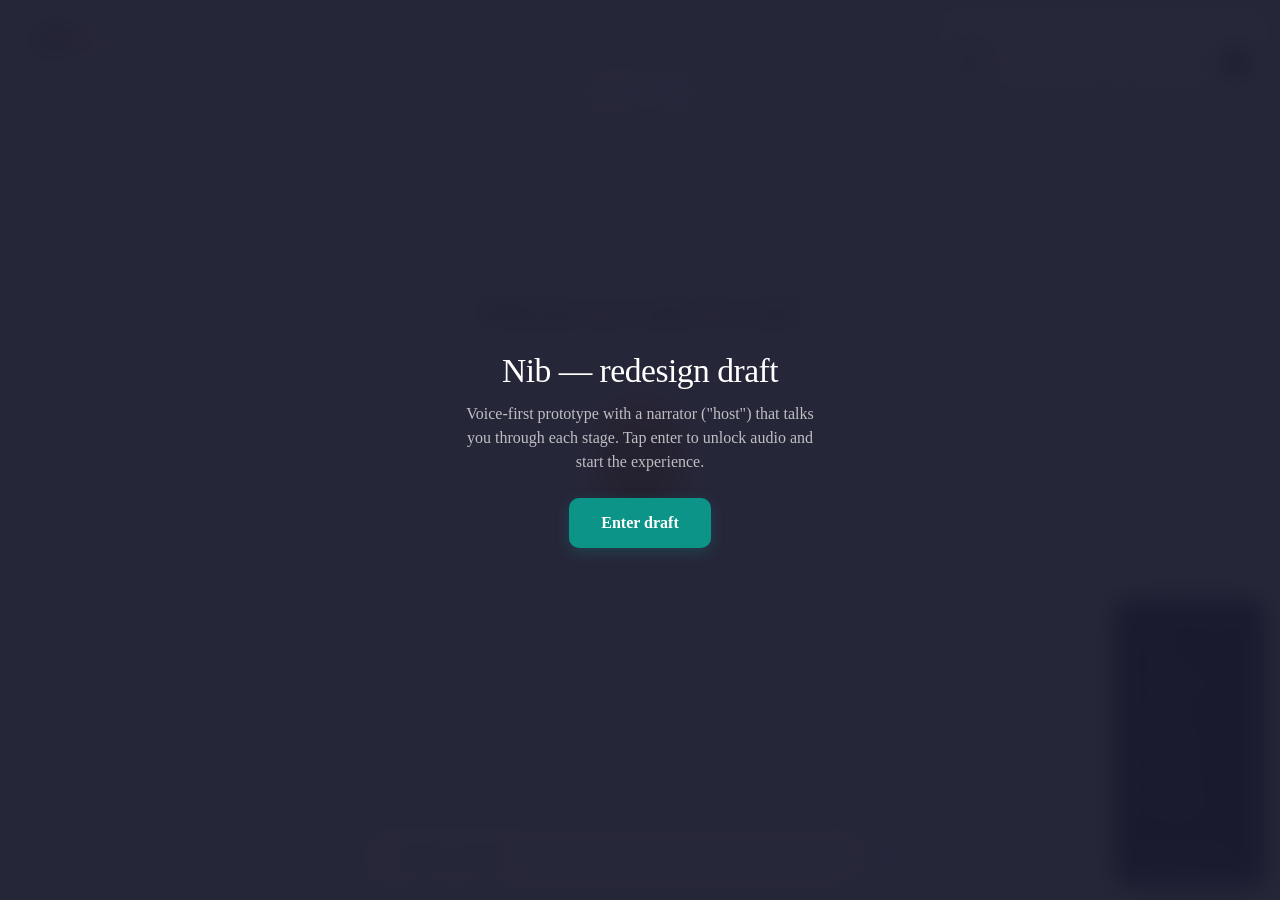
<file: nib/preview/_source/draft.html>
<!DOCTYPE html>
<html lang="en">
<head>
<meta charset="UTF-8">
<meta name="viewport" content="width=device-width, initial-scale=1.0">
<title>Nib — Redesign Draft</title>
<link rel="preconnect" href="https://fonts.googleapis.com">
<link rel="preconnect" href="https://fonts.gstatic.com" crossorigin>
<link href="https://fonts.googleapis.com/css2?family=IBM+Plex+Mono:wght@400;500&display=swap" rel="stylesheet">
<style>
  :root {
    --bg: #EDEEEC;
    --paper: #F6F7F4;
    --text-main: #1E1C1A;
    --text-secondary: #55504A;
    --text-muted: #8E877E;
    --accent: #0D9488;
    --accent-light: #14B8A6;
    --border: #D6D8D3;

    --font-display: 'Iowan Old Style', 'Hoefler Text', 'Apple Garamond', Georgia, 'Times New Roman', serif;
    --font-ui: 'Iowan Old Style', 'Hoefler Text', 'Apple Garamond', Georgia, 'Times New Roman', serif;
    --font-mono: 'IBM Plex Mono', 'SF Mono', Menlo, monospace;
  }
  * { box-sizing: border-box; margin: 0; padding: 0; }
  body {
    font-family: var(--font-ui);
    background: var(--bg);
    color: var(--text-main);
    height: 100vh;
    height: 100dvh;
    display: flex;
    flex-direction: column;
    overflow: hidden;
    -webkit-font-smoothing: antialiased;
    -moz-osx-font-smoothing: grayscale;
  }
  header {
    flex: 0 0 auto;
    padding: 0.95rem 2rem;
    display: flex;
    justify-content: space-between;
    align-items: center;
  }
  .logo {
    font-family: var(--font-display);
    font-size: 2.3rem;
    font-weight: 500;
    display: flex;
    align-items: baseline;
    gap: 0;
    letter-spacing: -0.03em;
    color: var(--text-main);
  }
  .logo-wordmark { display: inline-block; }
  .logo-mascot {
    width: 22px;
    height: 22px;
    display: inline-block;
    margin-left: 3px;
    position: relative;
    top: 3px;
  }
  .logo-mascot .lm-body {
    transform-box: fill-box;
    transform-origin: center bottom;
    animation: logo-squish 3.2s ease-in-out infinite;
  }
  .logo-mascot .lm-eye {
    transform-box: fill-box;
    transform-origin: center;
    animation: logo-blink 5.5s ease-in-out infinite;
  }
  @keyframes logo-squish {
    0%, 100% { transform: scaleY(1) translateY(0); }
    50% { transform: scaleY(1.02) translateY(-1px); }
  }
  @keyframes logo-blink {
    0%, 90%, 100% { transform: scaleY(1); }
    93%, 96% { transform: scaleY(0.1); }
  }
  .header-right { display: flex; align-items: center; gap: 1rem; }
  .btn-host-toggle {
    background: none;
    border: 1px solid var(--border);
    border-radius: 12px;
    padding: 0.5rem 0.875rem;
    font-family: inherit;
    font-size: 0.8rem;
    color: var(--text-secondary);
    cursor: pointer;
    display: flex;
    align-items: center;
    gap: 0.4rem;
    transition: all 0.2s;
  }
  .btn-host-toggle:hover { border-color: var(--accent); color: var(--accent); }

  /* Info button + tooltip */
  .info-wrap { position: relative; }
  .btn-info {
    width: 34px;
    height: 34px;
    border-radius: 50%;
    border: 1px solid var(--border);
    background: white;
    color: var(--text-secondary);
    font-family: var(--font-ui);
    font-size: 0.95rem;
    font-weight: 600;
    cursor: pointer;
    display: flex;
    align-items: center;
    justify-content: center;
    transition: all 0.2s;
  }
  .btn-info:hover { border-color: var(--accent); color: var(--accent); }
  .info-tooltip {
    position: absolute;
    top: calc(100% + 10px);
    right: 0;
    width: 300px;
    background: white;
    border: 1px solid var(--border);
    border-radius: 12px;
    padding: 1rem 1.1rem;
    box-shadow: 0 12px 32px rgba(0, 0, 0, 0.08);
    font-size: 0.85rem;
    line-height: 1.5;
    color: var(--text-secondary);
    opacity: 0;
    pointer-events: none;
    transform: translateY(-4px);
    transition: opacity 0.2s, transform 0.2s;
    z-index: 50;
  }
  .info-tooltip::before {
    content: '';
    position: absolute;
    top: -6px;
    right: 12px;
    width: 12px;
    height: 12px;
    background: white;
    border-left: 1px solid var(--border);
    border-top: 1px solid var(--border);
    transform: rotate(45deg);
  }
  .info-wrap:hover .info-tooltip,
  .info-wrap:focus-within .info-tooltip {
    opacity: 1;
    pointer-events: auto;
    transform: translateY(0);
  }
  .info-tooltip strong {
    color: var(--text-main);
    font-family: var(--font-ui);
    font-weight: 600;
    display: block;
    margin-bottom: 0.4rem;
  }

  main {
    flex: 1 1 0;
    min-height: 0;
    display: flex;
    align-items: center;
    justify-content: center;
    padding: 1.25rem 2rem;
    position: relative;
    overflow: hidden;
  }
  .stage {
    width: 100%;
    max-width: 640px;
    height: 100%;
    display: flex;
    flex-direction: column;
    align-items: center;
    justify-content: center;
    gap: 1rem;
    padding: 0.75rem 0;
    animation: fadeIn 0.5s ease;
  }
  @keyframes fadeIn {
    from { opacity: 0; transform: translateY(8px); }
    to { opacity: 1; transform: translateY(0); }
  }

  .stage-prompt {
    font-family: var(--font-display);
    font-weight: 400;
    font-size: 1.85rem;
    letter-spacing: -0.015em;
    color: var(--text-main);
    text-align: center;
    line-height: 1.15;
    margin: 0;
  }

  .mic-button {
    width: 140px;
    height: 140px;
    border-radius: 50%;
    background: var(--accent);
    border: none;
    cursor: pointer;
    display: flex;
    align-items: center;
    justify-content: center;
    color: white;
    transition: transform 0.3s ease, box-shadow 0.3s ease;
    box-shadow: 0 8px 32px rgba(13, 148, 136, 0.3);
    position: relative;
  }
  .mic-button svg { width: 52px; height: 52px; }
  .mic-button:hover {
    transform: scale(1.05);
    box-shadow: 0 12px 40px rgba(13, 148, 136, 0.4);
  }
  .mic-button.listening {
    animation: pulse 1.6s ease-in-out infinite;
  }
  .mic-button.listening::before {
    content: '';
    position: absolute;
    inset: -16px;
    border-radius: 50%;
    border: 3px solid var(--accent);
    opacity: 0.5;
    animation: ripple 1.6s ease-out infinite;
  }
  @keyframes pulse {
    0%, 100% { transform: scale(1); }
    50% { transform: scale(1.08); }
  }
  @keyframes ripple {
    0% { transform: scale(1); opacity: 0.6; }
    100% { transform: scale(1.3); opacity: 0; }
  }

  .mic-label {
    font-size: 0.95rem;
    color: var(--text-muted);
    font-weight: 500;
  }

  .waveform {
    display: flex;
    align-items: center;
    gap: 4px;
    height: 48px;
  }
  .waveform span {
    display: block;
    width: 4px;
    background: var(--accent);
    border-radius: 2px;
    animation: wave 1s ease-in-out infinite;
  }
  .waveform span:nth-child(1) { animation-delay: 0.0s; }
  .waveform span:nth-child(2) { animation-delay: 0.1s; }
  .waveform span:nth-child(3) { animation-delay: 0.2s; }
  .waveform span:nth-child(4) { animation-delay: 0.3s; }
  .waveform span:nth-child(5) { animation-delay: 0.4s; }
  .waveform span:nth-child(6) { animation-delay: 0.5s; }
  .waveform span:nth-child(7) { animation-delay: 0.4s; }
  .waveform span:nth-child(8) { animation-delay: 0.3s; }
  .waveform span:nth-child(9) { animation-delay: 0.2s; }
  .waveform span:nth-child(10) { animation-delay: 0.1s; }
  @keyframes wave {
    0%, 100% { height: 8px; }
    50% { height: 42px; }
  }

  .transcript-live {
    font-size: 1.1rem;
    color: var(--text-secondary);
    font-style: italic;
    max-width: 520px;
    text-align: center;
    min-height: 2rem;
    line-height: 1.5;
  }

  .said-label {
    color: var(--text-muted);
    font-size: 0.85rem;
    text-transform: none;
    letter-spacing: 0;
    font-family: var(--font-ui);
    font-weight: 400;
  }
  .said-text {
    font-family: var(--font-display);
    font-size: 1.4rem;
    color: var(--text-main);
    max-width: 520px;
    text-align: center;
    font-style: normal;
    line-height: 1.35;
    font-weight: 400;
    letter-spacing: -0.015em;
  }

  .thinking-dots {
    display: flex;
    gap: 10px;
    margin-top: 0.5rem;
  }
  .thinking-dots span {
    width: 12px;
    height: 12px;
    border-radius: 50%;
    background: var(--accent);
    animation: thinking 1.4s ease-in-out infinite;
  }
  .thinking-dots span:nth-child(2) { animation-delay: 0.2s; }
  .thinking-dots span:nth-child(3) { animation-delay: 0.4s; }
  @keyframes thinking {
    0%, 80%, 100% { transform: scale(0.6); opacity: 0.5; }
    40% { transform: scale(1); opacity: 1; }
  }

  .prompt-card-label {
    font-size: 0.85rem;
    color: var(--text-muted);
    font-weight: 400;
    text-transform: none;
    letter-spacing: 0;
    margin-bottom: 0.6rem;
    font-family: var(--font-ui);
  }
  .prompt-card pre {
    font-family: var(--font-mono);
    font-size: 0.82rem;
    line-height: 1.7;
    color: var(--text-main);
    white-space: pre-wrap;
    word-wrap: break-word;
    background: var(--paper);
    border: 1px solid rgba(30, 28, 26, 0.1);
    border-radius: 4px;
    padding: 1.2rem 1.4rem;
    margin: 0;
    cursor: text;
    outline: none;
    transition: background 0.15s, border-color 0.15s, box-shadow 0.15s;
  }
  .prompt-card pre:hover {
    background: #FBF7EA;
    border-color: rgba(30, 28, 26, 0.16);
  }
  .prompt-card pre:focus {
    background: white;
    border-color: var(--accent);
    box-shadow: 0 0 0 3px rgba(13, 148, 136, 0.08);
  }

  /* Collapsible preview wrapper — compact by default, expands on click */
  .prompt-preview {
    position: relative;
    max-height: 100px;
    overflow: hidden;
    cursor: pointer;
    margin: 0;
    transition: max-height 0.35s cubic-bezier(0.4, 0, 0.2, 1);
  }
  .prompt-preview::after {
    content: 'Tap to expand & edit ↓';
    position: absolute;
    left: 1px; right: 1px; bottom: 1px;
    padding: 2rem 0 0.7rem;
    background: linear-gradient(to bottom, rgba(246, 247, 244, 0) 0%, var(--paper) 70%);
    border-radius: 0 0 4px 4px;
    text-align: center;
    font-family: var(--font-ui);
    font-size: 0.8rem;
    color: var(--text-muted);
    font-weight: 500;
    pointer-events: none;
    transition: opacity 0.2s;
    letter-spacing: 0.01em;
  }
  .prompt-preview:hover::after { color: var(--accent); }
  .prompt-preview.expanded {
    max-height: 380px;
    overflow-y: auto;
    cursor: text;
  }
  .prompt-preview.expanded::after { opacity: 0; }
  .prompt-actions {
    display: flex;
    gap: 0.5rem;
    align-items: center;
    flex-wrap: wrap;
  }
  .btn-primary {
    background: var(--accent);
    color: white;
    border: none;
    border-radius: 10px;
    padding: 0.85rem 1.5rem;
    font-family: inherit;
    font-size: 0.9rem;
    font-weight: 600;
    cursor: pointer;
    flex: 1;
    box-shadow: 0 4px 14px rgba(13, 148, 136, 0.25);
    transition: all 0.2s;
  }
  .btn-primary:hover { background: var(--accent-light); transform: translateY(-1px); }
  .btn-primary.copied {
    background: #0F766E;
    box-shadow: 0 0 0 3px rgba(13, 148, 136, 0.18);
  }
  .btn-secondary {
    background: none;
    border: 1px solid var(--border);
    border-radius: 10px;
    padding: 0.85rem 1.25rem;
    font-family: inherit;
    font-size: 0.9rem;
    color: var(--text-secondary);
    cursor: pointer;
    transition: all 0.2s;
  }
  .btn-secondary:hover { border-color: var(--accent); color: var(--accent); }

  /* Bottom fallback bar — in-flow at the bottom of the viewport */
  .bottom-bar {
    flex: 0 0 auto;
    padding: 0.85rem 2rem 1.25rem;
    background: var(--bg);
    display: flex;
    justify-content: center;
  }
  .bottom-bar-inner {
    display: flex;
    gap: 0.6rem;
    max-width: 540px;
    width: 100%;
  }
  .mini-input {
    flex: 1;
    padding: 0.85rem 1.1rem;
    border: 1px solid var(--border);
    border-radius: 8px;
    font-family: inherit;
    font-size: 0.92rem;
    background: var(--paper);
    color: var(--text-main);
  }
  .mini-input::placeholder { color: var(--text-muted); }
  .mini-input:focus { outline: none; border-color: var(--accent); background: white; box-shadow: 0 0 0 3px rgba(13, 148, 136, 0.08); }
  .mic-mini {
    width: 46px;
    height: 46px;
    border-radius: 50%;
    background: var(--paper);
    border: 1px solid var(--border);
    color: var(--accent);
    cursor: pointer;
    display: flex;
    align-items: center;
    justify-content: center;
    transition: all 0.2s;
  }
  .mic-mini:hover { border-color: var(--accent); background: var(--accent); color: white; }
  .mic-mini svg { width: 20px; height: 20px; }

  /* Stage indicator chip */
  .state-indicator {
    position: fixed;
    top: 5rem;
    left: 50%;
    transform: translateX(-50%);
    background: white;
    border: 1px solid var(--border);
    border-radius: 20px;
    padding: 0.35rem 0.875rem;
    font-size: 0.7rem;
    color: var(--text-muted);
    font-family: var(--font-ui);
    font-weight: 500;
    letter-spacing: 0.04em;
  }
  .state-indicator strong {
    color: var(--accent);
    text-transform: uppercase;
    letter-spacing: 0.08em;
    margin-left: 0.25rem;
  }

  /* Dev controls (draft-only — would not ship) */
  .dev-controls {
    position: fixed;
    bottom: 1rem;
    right: 1rem;
    background: #1A1A2E;
    color: white;
    border-radius: 12px;
    padding: 0.9rem 1rem;
    font-size: 0.75rem;
    display: flex;
    flex-direction: column;
    gap: 0.4rem;
    opacity: 0.94;
    box-shadow: 0 8px 24px rgba(0,0,0,0.2);
    z-index: 100;
  }
  .dev-controls strong {
    font-family: var(--font-ui);
    font-size: 0.68rem;
    opacity: 0.6;
    letter-spacing: 0.1em;
    text-transform: uppercase;
    margin-bottom: 0.25rem;
  }
  .dev-controls button {
    background: transparent;
    border: 1px solid rgba(255,255,255,0.2);
    color: white;
    padding: 0.35rem 0.7rem;
    border-radius: 6px;
    cursor: pointer;
    font-size: 0.72rem;
    font-family: inherit;
    text-align: left;
    transition: background 0.15s;
  }
  .dev-controls button:hover { background: rgba(255,255,255,0.1); }
  .dev-controls .divider {
    height: 1px;
    background: rgba(255,255,255,0.15);
    margin: 0.3rem 0;
  }

  /* Editable transcript card (review stage) */
  /* ============================================================
     Content blocks — no cards, no containers.
     The text IS the UI. Use whitespace + hairlines, not boxes.
     ============================================================ */
  .transcript-card,
  .interview-card,
  .prompt-card {
    width: 100%;
    background: transparent;
    border: none;
    border-radius: 0;
    padding: 0;
    box-shadow: none;
    display: flex;
    flex-direction: column;
    gap: 0.75rem;
  }

  /* Transcript — clear writing surface, not a form field */
  .transcript-card-label { display: none; }
  .transcript-hint {
    display: flex;
    align-items: center;
    gap: 0.4rem;
    font-family: var(--font-ui);
    font-size: 0.82rem;
    color: var(--text-muted);
    margin: 0;
    font-weight: 400;
  }
  .transcript-hint svg { width: 14px; height: 14px; }
  .transcript-editable {
    width: 100%;
    min-height: 100px;
    max-height: 220px;
    font-family: var(--font-display);
    font-size: 1.4rem;
    font-weight: 400;
    line-height: 1.4;
    letter-spacing: -0.005em;
    color: var(--text-main);
    background: var(--paper);
    border: 1px solid rgba(30, 28, 26, 0.1);
    border-radius: 4px;
    padding: 1.05rem 1.3rem;
    resize: none;
    cursor: text;
    overflow-y: auto;
    transition: background 0.15s, border-color 0.15s, box-shadow 0.15s;
  }
  .transcript-editable:hover {
    background: #FBF7EA;
    border-color: rgba(30, 28, 26, 0.16);
  }
  .transcript-editable:focus {
    outline: none;
    background: white;
    border-color: var(--accent);
    box-shadow: 0 0 0 3px rgba(13, 148, 136, 0.08);
  }

  /* Interview */
  .interview-progress {
    font-size: 0.82rem;
    color: var(--text-muted);
    font-weight: 400;
    text-transform: none;
    letter-spacing: 0;
    margin-bottom: 0.3rem;
    font-family: var(--font-ui);
  }
  .interview-label { display: none; }
  .interview-question {
    font-family: var(--font-display);
    font-size: 1.4rem;
    font-weight: 400;
    color: var(--text-main);
    line-height: 1.3;
    letter-spacing: -0.005em;
    margin-bottom: 0.4rem;
    max-width: 560px;
  }
  .interview-answer-row {
    display: flex;
    gap: 0.6rem;
    align-items: center;
    margin-bottom: 0;
    padding-bottom: 0.4rem;
    border-bottom: 1px solid var(--border);
  }
  .interview-input {
    flex: 1;
    padding: 0.6rem 0;
    border: none;
    border-radius: 0;
    font-family: var(--font-ui);
    font-size: 1.05rem;
    font-weight: 400;
    background: transparent;
    color: var(--text-main);
  }
  .interview-input::placeholder { color: var(--text-muted); }
  .interview-input:focus { outline: none; box-shadow: none; }
  .interview-mic {
    width: 44px;
    height: 44px;
    flex-shrink: 0;
    border-radius: 50%;
    background: transparent;
    border: 1.5px solid var(--border);
    color: var(--text-secondary);
    cursor: pointer;
    display: flex;
    align-items: center;
    justify-content: center;
    transition: border-color 0.15s, color 0.15s, background 0.15s, transform 0.15s;
    position: relative;
  }
  .interview-mic:hover {
    border-color: var(--accent);
    color: var(--accent);
    transform: scale(1.05);
  }
  .interview-mic svg { width: 18px; height: 18px; }

  /* Active-recording state — pulsing teal button with ring emanation */
  .interview-mic.recording {
    background: var(--accent);
    border-color: var(--accent);
    color: white;
    animation: mic-pulse 1.4s ease-in-out infinite;
  }
  .interview-mic.recording::before,
  .interview-mic.recording::after {
    content: '';
    position: absolute;
    inset: -2px;
    border-radius: 50%;
    border: 2px solid rgba(20, 184, 166, 0.5);
    animation: mic-ring-out 1.6s ease-out infinite;
    pointer-events: none;
  }
  .interview-mic.recording::after { animation-delay: 0.8s; }
  @keyframes mic-pulse {
    0%, 100% { transform: scale(1); box-shadow: 0 0 0 0 rgba(13, 148, 136, 0.35); }
    50% { transform: scale(1.05); box-shadow: 0 0 0 6px rgba(13, 148, 136, 0); }
  }
  @keyframes mic-ring-out {
    0% { transform: scale(1); opacity: 0.7; }
    100% { transform: scale(1.7); opacity: 0; }
  }

  /* Interview-listening label */
  .interview-listening-hint {
    display: none;
    align-items: center;
    gap: 0.5rem;
    font-family: var(--font-ui);
    font-size: 0.88rem;
    color: var(--accent);
    font-weight: 500;
    margin-top: 0.75rem;
  }
  .interview-listening-hint.visible { display: inline-flex; }
  .interview-listening-hint::before {
    content: '';
    width: 8px;
    height: 8px;
    border-radius: 50%;
    background: var(--accent);
    animation: mic-dot-pulse 1.2s ease-in-out infinite;
  }
  @keyframes mic-dot-pulse {
    0%, 100% { opacity: 0.4; transform: scale(0.8); }
    50% { opacity: 1; transform: scale(1.1); }
  }
  .interview-skip {
    background: none;
    border: none;
    color: var(--text-muted);
    font-family: var(--font-ui);
    font-size: 0.9rem;
    font-weight: 400;
    cursor: pointer;
    padding: 0.4rem 0;
    text-decoration: none;
  }
  .interview-skip:hover { color: var(--text-main); }

  /* Outlined buttons — clear affordance, minimal chrome */
  .btn-text {
    background: transparent;
    border: 1px solid rgba(26, 26, 46, 0.18);
    font-family: var(--font-ui);
    font-size: 0.95rem;
    font-weight: 500;
    color: var(--text-main);
    cursor: pointer;
    padding: 0.7rem 1.35rem;
    border-radius: 8px;
    transition: border-color 0.15s, background 0.15s, color 0.15s;
    display: inline-flex;
    align-items: center;
    gap: 0.45rem;
    line-height: 1;
  }
  .btn-text:hover {
    border-color: var(--text-main);
    background: rgba(26, 26, 46, 0.04);
  }
  .btn-text.primary {
    border-color: var(--accent);
    color: var(--accent);
    background: rgba(13, 148, 136, 0.05);
  }
  .btn-text.primary:hover {
    background: rgba(13, 148, 136, 0.1);
    border-color: var(--accent-light);
    color: var(--accent-light);
  }
  .btn-text .arrow { transition: transform 0.15s; display: inline-block; }
  .btn-text.primary:hover .arrow { transform: translateX(3px); }
  .btn-text.copied {
    color: var(--accent);
    border-color: rgba(13, 148, 136, 0.3);
    background: rgba(13, 148, 136, 0.08);
    pointer-events: none;
  }

  .action-row {
    display: flex;
    gap: 0.5rem;
    width: 100%;
    flex-wrap: wrap;
  }

  .hidden { display: none !important; }

  /* Background color picker (dev-only chrome) */
  .bg-picker {
    position: fixed;
    top: 1rem;
    right: 1rem;
    background: white;
    border: 1px solid var(--border);
    border-radius: 12px;
    padding: 0.75rem 0.85rem;
    box-shadow: 0 10px 30px rgba(0,0,0,0.08);
    z-index: 100;
    display: flex;
    flex-direction: column;
    gap: 0.55rem;
  }
  .bg-picker-label {
    font-family: var(--font-ui);
    font-size: 0.65rem;
    color: var(--text-muted);
    text-transform: uppercase;
    letter-spacing: 0.12em;
    font-weight: 500;
  }
  .bg-swatches { display: flex; gap: 0.45rem; }
  .bg-swatch {
    width: 26px;
    height: 26px;
    border-radius: 50%;
    border: 1.5px solid white;
    box-shadow: 0 0 0 1px rgba(0,0,0,0.12);
    cursor: pointer;
    transition: transform 0.15s, box-shadow 0.15s;
    position: relative;
  }
  .bg-swatch:hover { transform: scale(1.12); }
  .bg-swatch.active {
    box-shadow: 0 0 0 2px var(--text-main);
    transform: scale(1.08);
  }
  .bg-swatch::after {
    content: attr(data-name);
    position: absolute;
    bottom: -22px;
    left: 50%;
    transform: translateX(-50%);
    font-family: var(--font-ui);
    font-size: 0.62rem;
    color: var(--text-muted);
    white-space: nowrap;
    opacity: 0;
    transition: opacity 0.15s;
    pointer-events: none;
  }
  .bg-swatch:hover::after { opacity: 1; }

  /* Audio primer overlay */
  .primer {
    position: fixed;
    inset: 0;
    background: rgba(26, 26, 46, 0.94);
    backdrop-filter: blur(12px);
    display: flex;
    align-items: center;
    justify-content: center;
    z-index: 200;
    cursor: pointer;
  }
  .primer-inner {
    text-align: center;
    color: white;
    max-width: 420px;
    padding: 2rem;
  }
  .primer-inner h2 {
    font-family: var(--font-display);
    font-weight: 400;
    font-size: 2.1rem;
    letter-spacing: -0.015em;
    margin-bottom: 0.75rem;
  }
  .primer-inner p {
    color: rgba(255,255,255,0.7);
    margin-bottom: 1.5rem;
    line-height: 1.5;
  }
  .primer-inner .btn-primary {
    padding: 1rem 2rem;
    font-size: 1rem;
    flex: none;
  }

  /* ============================================================
     MASCOT — hero and corner modes, across all stages
     ============================================================ */
  .mascot-stage {
    position: relative;
    width: 220px;
    height: 220px;
    display: flex;
    align-items: center;
    justify-content: center;
    cursor: pointer;
    user-select: none;
    -webkit-tap-highlight-color: transparent;
    margin: 0 auto;
  }
  .mascot-halo {
    position: absolute;
    inset: 0;
    border-radius: 50%;
    background: radial-gradient(circle, rgba(13, 148, 136, 0.2) 0%, transparent 60%);
    opacity: 0.7;
    transition: opacity 0.3s, transform 0.3s;
    z-index: 0;
  }
  .mascot-body-wrap {
    width: 160px;
    height: 160px;
    position: relative;
    z-index: 1;
    transform-origin: center bottom;
    transition: transform 0.25s cubic-bezier(0.34, 1.56, 0.64, 1);
  }
  .mascot-stage:hover .mascot-body-wrap { transform: scale(1.04); }
  .mascot-stage:active .mascot-body-wrap { transform: scale(0.96); }
  .mascot-svg { width: 100%; height: 100%; display: block; }

  /* Idle */
  .mascot-stage.state-idle .mascot-svg        { animation: m-float 3.2s ease-in-out infinite; }
  .mascot-stage.state-idle .m-body            { transform-box: fill-box; transform-origin: center bottom; animation: m-squish 3.2s ease-in-out infinite; }
  .mascot-stage.state-idle .m-eye             { transform-box: fill-box; transform-origin: center; animation: m-blink 5.5s ease-in-out infinite; }
  .mascot-stage.state-idle .m-shadow          { transform-box: fill-box; transform-origin: center; animation: m-shadow 3.2s ease-in-out infinite; }
  .mascot-stage.state-idle .mascot-halo       { animation: m-halo-breathe 3.2s ease-in-out infinite; }

  @keyframes m-float   { 0%, 100% { transform: translateY(0); } 50% { transform: translateY(-6px); } }
  @keyframes m-squish  { 0%, 100% { transform: scaleY(1) scaleX(1); } 50% { transform: scaleY(1.02) scaleX(0.98); } }
  @keyframes m-shadow  { 0%, 100% { transform: scaleX(1); opacity: 0.25; } 50% { transform: scaleX(0.75); opacity: 0.15; } }
  @keyframes m-blink   { 0%, 88%, 100% { transform: scaleY(1); } 91%, 94% { transform: scaleY(0.08); } }
  @keyframes m-halo-breathe { 0%, 100% { opacity: 0.55; transform: scale(1); } 50% { opacity: 0.8; transform: scale(1.08); } }

  /* Listening */
  .mascot-stage.state-listening .mascot-svg { animation: m-listen-pulse 1s ease-in-out infinite; }
  .mascot-stage.state-listening .m-body     { transform-box: fill-box; transform-origin: center bottom; animation: m-listen-squish 1s ease-in-out infinite; }
  .mascot-stage.state-listening .m-eye      { transform-box: fill-box; transform-origin: center; transform: scaleY(0.08); transition: transform 0.2s; }
  .mascot-stage.state-listening .mascot-halo {
    background: radial-gradient(circle, rgba(20, 184, 166, 0.4) 0%, transparent 60%);
    opacity: 1;
    animation: m-halo-listen 1s ease-in-out infinite;
  }
  @keyframes m-listen-pulse  { 0%, 100% { transform: translateY(0) scale(1); } 50% { transform: translateY(-2px) scale(1.02); } }
  @keyframes m-listen-squish { 0%, 100% { transform: scaleY(1); } 50% { transform: scaleY(0.98); } }
  @keyframes m-halo-listen   { 0%, 100% { transform: scale(1); opacity: 0.5; } 50% { transform: scale(1.25); opacity: 0.9; } }

  /* Waveform rings (listening) */
  .m-ring {
    position: absolute;
    inset: 0;
    border-radius: 50%;
    border: 2px solid rgba(20, 184, 166, 0.5);
    opacity: 0;
    pointer-events: none;
    z-index: 0;
  }
  .mascot-stage.state-listening .m-ring        { animation: m-ring-out 1.6s ease-out infinite; }
  .mascot-stage.state-listening .m-ring.r2     { animation-delay: 0.8s; }
  @keyframes m-ring-out { 0% { transform: scale(0.85); opacity: 0.7; } 100% { transform: scale(1.6); opacity: 0; } }

  /* Thinking */
  .mascot-stage.state-thinking .mascot-svg { animation: m-think-tilt 2s ease-in-out infinite; }
  .mascot-stage.state-thinking .m-eye      { transform-box: fill-box; transform-origin: center; transform: translateY(-2px); transition: transform 0.3s; }
  .mascot-stage.state-thinking .m-mouth    { transform-box: fill-box; transform-origin: center; transform: scale(0.6) translateY(-1px); transition: transform 0.3s; }
  .mascot-stage.state-thinking .mascot-halo {
    background: radial-gradient(circle, rgba(13, 148, 136, 0.12) 0%, transparent 60%);
    opacity: 0.45;
  }
  @keyframes m-think-tilt { 0%, 100% { transform: rotate(-2deg); } 50% { transform: rotate(2deg); } }

  .m-dots {
    position: absolute;
    top: 8px;
    right: 42px;
    display: flex;
    gap: 4px;
    opacity: 0;
    transform: scale(0.7);
    transition: opacity 0.3s, transform 0.3s;
    z-index: 2;
  }
  .mascot-stage.state-thinking .m-dots { opacity: 1; transform: scale(1); }
  .m-dots span {
    width: 7px;
    height: 7px;
    border-radius: 50%;
    background: #E0A458;
    animation: m-dot-bounce 1.2s ease-in-out infinite;
  }
  .m-dots span:nth-child(2) { animation-delay: 0.2s; }
  .m-dots span:nth-child(3) { animation-delay: 0.4s; }
  @keyframes m-dot-bounce { 0%, 80%, 100% { transform: translateY(0); opacity: 0.5; } 40% { transform: translateY(-4px); opacity: 1; } }

  /* Delivered — happy, eager, ready to keep helping */
  .mascot-stage.state-delivered .mascot-body-wrap {
    transform-origin: center bottom;
    animation:
      m-deliver-entry 0.7s cubic-bezier(0.34, 1.56, 0.64, 1) both,
      m-happy-bob 2.6s ease-in-out 0.7s infinite,
      m-happy-jump 4.5s ease-in-out 1.3s infinite;
  }
  .mascot-stage.state-delivered .mascot-svg {
    animation: m-happy-tilt 3.6s ease-in-out infinite;
    transform-origin: center bottom;
  }
  .mascot-stage.state-delivered .m-mouth {
    transform-box: fill-box;
    transform-origin: center;
    animation: m-happy-smile 2.6s ease-in-out infinite;
  }
  .mascot-stage.state-delivered .m-eye {
    transform-box: fill-box;
    transform-origin: center;
    animation: m-happy-wink 5s ease-in-out infinite;
  }
  .mascot-stage.state-delivered .mascot-halo {
    background: radial-gradient(circle, rgba(20, 184, 166, 0.4) 0%, transparent 60%);
    opacity: 1;
    animation: m-happy-halo 2.6s ease-in-out infinite;
  }
  @keyframes m-deliver-entry {
    0%   { transform: scale(0.5) translateY(20px); opacity: 0; }
    55%  { transform: scale(1.18, 0.88) translateY(-10px); opacity: 1; }
    75%  { transform: scale(0.94, 1.08) translateY(0); }
    100% { transform: scale(1) translateY(0); }
  }
  @keyframes m-happy-bob {
    0%, 100% { transform: translateY(0); }
    50%      { transform: translateY(-4px); }
  }
  @keyframes m-happy-jump {
    0%, 78%, 100% { transform: translateY(0) scaleY(1); }
    84%           { transform: translateY(-9px) scaleY(1.05); }
    90%           { transform: translateY(0) scaleY(0.95); }
    94%           { transform: translateY(0) scaleY(1.02); }
  }
  @keyframes m-happy-tilt {
    0%, 100% { transform: rotate(0); }
    25%      { transform: rotate(-3deg); }
    75%      { transform: rotate(3deg); }
  }
  @keyframes m-happy-smile {
    0%, 100% { transform: scale(1.18) translateY(1px); }
    50%      { transform: scale(1.28) translateY(2px); }
  }
  @keyframes m-happy-wink {
    0%, 18%, 22%, 100% { transform: scaleY(1); }
    20%                { transform: scaleY(0.1); }
  }
  @keyframes m-happy-halo {
    0%, 100% { opacity: 0.85; transform: scale(1); }
    50%      { opacity: 1; transform: scale(1.12); }
  }

  /* Sparkle particles around the happy mascot */
  .mascot-sparkle {
    position: absolute;
    width: 10px;
    height: 10px;
    pointer-events: none;
    opacity: 0;
    z-index: 3;
    color: var(--accent);
  }
  .mascot-sparkle svg { width: 100%; height: 100%; display: block; }
  .mascot-stage.state-delivered .mascot-sparkle {
    animation: m-sparkle-float 3s ease-out infinite;
  }
  .mascot-stage.state-delivered .mascot-sparkle.s1 { top: 10%;  left: -10%; animation-delay: 1.0s; }
  .mascot-stage.state-delivered .mascot-sparkle.s2 { top: -8%;  right: 8%;  animation-delay: 1.9s; }
  .mascot-stage.state-delivered .mascot-sparkle.s3 { top: 24%;  right: -10%; animation-delay: 2.7s; }
  @keyframes m-sparkle-float {
    0%   { opacity: 0; transform: scale(0.4) translateY(2px) rotate(0); }
    20%  { opacity: 1; transform: scale(1) translateY(-4px) rotate(45deg); }
    60%  { opacity: 0.7; transform: scale(0.9) translateY(-14px) rotate(120deg); }
    100% { opacity: 0; transform: scale(0.3) translateY(-22px) rotate(180deg); }
  }
  /* Slightly larger sparkles on the hero-size mascot (rare for delivered, but works) */
  .mascot-stage:not(.corner) .mascot-sparkle { width: 16px; height: 16px; }

  /* ===== Corner variant — small, sits above a card ===== */
  .mascot-stage.corner {
    width: 60px;
    height: 60px;
    margin: 0;
    cursor: default;
  }
  .mascot-stage.corner .mascot-body-wrap { width: 50px; height: 50px; }
  .mascot-stage.corner:hover .mascot-body-wrap { transform: none; }
  .mascot-stage.corner .mascot-halo {
    background: radial-gradient(circle, rgba(224, 164, 88, 0.18) 0%, transparent 60%);
    opacity: 0.7;
  }
  .mascot-stage.corner .m-dots { top: 2px; right: 12px; }
  .mascot-stage.corner .m-dots span { width: 5px; height: 5px; }
  /* Corner listening state — closed eyes, pulsing teal halo */
  .mascot-stage.corner.state-listening .mascot-halo {
    background: radial-gradient(circle, rgba(20, 184, 166, 0.45) 0%, transparent 60%);
    opacity: 1;
    animation: m-halo-listen 1s ease-in-out infinite;
  }
  .mascot-stage.corner.state-listening .m-eye {
    transform-box: fill-box;
    transform-origin: center;
    transform: scaleY(0.08);
  }
  .mascot-stage.corner.state-listening .mascot-svg {
    animation: m-listen-pulse 1s ease-in-out infinite;
  }

  /* ============================================================
     Mobile adjustments
     ============================================================ */
  @media (max-width: 680px) {
    header { padding: 1rem 1.1rem; }
    .logo { font-size: 1.75rem; }
    .logo-mascot { width: 19px; height: 19px; top: 2px; }
    .header-right { gap: 0.5rem; }
    .btn-info { width: 28px; height: 28px; font-size: 0.85rem; }
    .btn-host-toggle { font-size: 0.72rem; padding: 0.4rem 0.6rem; }
    .info-tooltip { width: 260px; right: -4px; }
    .state-indicator { display: none !important; }
    /* Keep dev-controls visible at mobile widths so we can still scrub during preview */

    main { padding: 0.75rem 1rem; }
    .stage { gap: 0.85rem; }
    .bottom-bar { padding: 0.6rem 1rem 0.85rem; }
    .stage-prompt { font-size: 1.65rem; margin-bottom: 1.25rem; }

    /* Shrink the hero mascot on small screens */
    .mascot-stage { width: 180px; height: 180px; }
    .mascot-stage .mascot-body-wrap { width: 130px; height: 130px; }
    .mascot-stage.corner { width: 60px; height: 60px; margin-bottom: 0.6rem; }
    .mascot-stage.corner .mascot-body-wrap { width: 52px; height: 52px; }

    .transcript-editable { font-size: 1.25rem; padding: 1rem 1.1rem; }
    .transcript-hint { font-size: 0.8rem; }
    .interview-question { font-size: 1.35rem; }
    .prompt-card pre { font-size: 0.78rem; padding-left: 1rem; }
    .interview-answer-row { gap: 0.5rem; }
    .action-row, .prompt-actions { gap: 0.5rem; }
    .btn-text { padding: 0.65rem 1.1rem; font-size: 0.9rem; }

    .bottom-bar { padding: 0.75rem 1rem 1.1rem; }
    .bottom-bar-inner { max-width: 100%; gap: 0.4rem; }

    .primer-inner { padding: 1.5rem; max-width: 90%; }
    .primer-inner h2 { font-size: 1.4rem; }
    .primer-inner p { font-size: 0.9rem; }
  }

  /* Claude mascot + attribution (fixed bottom-left badge) */
  .attribution {
    position: fixed;
    bottom: 1.25rem;
    left: 1.5rem;
    display: flex;
    align-items: center;
    gap: 0.6rem;
    padding: 0.45rem 0.9rem 0.45rem 0.55rem;
    background: white;
    border: 1px solid var(--border);
    border-radius: 999px;
    box-shadow: 0 6px 20px rgba(26, 26, 46, 0.06);
    z-index: 40;
  }
  .attribution-text {
    font-family: var(--font-ui);
    font-size: 0.72rem;
    color: var(--text-muted);
    font-weight: 400;
    letter-spacing: 0.01em;
    white-space: nowrap;
  }
  .attribution-text b {
    color: var(--text-main);
    font-weight: 500;
  }
  @media (max-width: 680px) {
    .attribution { display: none; }
  }
  .claude-mascot {
    width: 32px;
    height: 32px;
    display: block;
    animation: mascot-float 3.2s ease-in-out infinite;
    flex-shrink: 0;
  }
  .claude-mascot .mascot-body {
    transform-box: fill-box;
    transform-origin: center bottom;
    animation: mascot-squish 3.2s ease-in-out infinite;
  }
  .claude-mascot .mascot-eye {
    transform-box: fill-box;
    transform-origin: center;
    animation: mascot-blink 5.5s ease-in-out infinite;
  }
  .claude-mascot .mascot-shadow {
    transform-box: fill-box;
    transform-origin: center;
    animation: mascot-shadow 3.2s ease-in-out infinite;
  }
  @keyframes mascot-float {
    0%, 100% { transform: translateY(0); }
    50% { transform: translateY(-5px); }
  }
  @keyframes mascot-squish {
    0%, 100% { transform: scaleY(1) scaleX(1); }
    50% { transform: scaleY(1.02) scaleX(0.98); }
  }
  @keyframes mascot-shadow {
    0%, 100% { transform: scaleX(1); opacity: 0.35; }
    50% { transform: scaleX(0.75); opacity: 0.22; }
  }
  @keyframes mascot-blink {
    0%, 88%, 100% { transform: scaleY(1); }
    91%, 94% { transform: scaleY(0.08); }
  }
</style>
</head>
<body>

<div class="primer" id="primer">
  <div class="primer-inner">
    <h2>Nib — redesign draft</h2>
    <p>Voice-first prototype with a narrator ("host") that talks you through each stage. Tap enter to unlock audio and start the experience.</p>
    <button class="btn-primary" onclick="startExperience()">Enter draft</button>
  </div>
</div>

<header>
  <div class="logo">
    <span class="logo-wordmark">nib</span>
    <svg class="logo-mascot" viewBox="0 0 60 60" xmlns="http://www.w3.org/2000/svg" aria-hidden="true">
      <g class="lm-body">
        <path d="M16 28 Q16 12 30 12 Q44 12 44 28 L44 38 Q44 50 30 50 Q16 50 16 38 Z" fill="#E0A458"/>
        <ellipse cx="23" cy="21" rx="5" ry="3" fill="rgba(255,255,255,0.3)"/>
        <circle class="lm-eye" cx="24" cy="30" r="2.4" fill="#1A1A2E"/>
        <circle class="lm-eye" cx="36" cy="30" r="2.4" fill="#1A1A2E"/>
        <path d="M25 37 Q30 40 35 37" stroke="#1A1A2E" stroke-width="1.7" fill="none" stroke-linecap="round"/>
      </g>
    </svg>
  </div>
  <div class="header-right">
    <div class="info-wrap" tabindex="0">
      <button class="btn-info" aria-label="What is Nib?">?</button>
      <div class="info-tooltip">
        <strong>What is Nib?</strong>
        Nib turns your raw idea into a ready-to-use AI prompt. Describe what you want an AI to do — in your own words — and Nib shapes it into a structured prompt you can paste into Claude, ChatGPT, Midjourney, or any other model.
      </div>
    </div>
    <button class="btn-host-toggle" id="hostToggle">
      <span id="hostIcon">🔊</span>
      <span id="hostLabel">Host voice: on</span>
    </button>
  </div>
</header>

<div class="state-indicator">Stage:<strong id="stateLabel">idle</strong></div>

<main>
  <!-- IDLE -->
  <div class="stage" id="stageIdle">
    <h1 class="stage-prompt">What do you want AI to do?</h1>
    <div class="mascot-stage state-idle" onclick="goListening()" aria-label="Tap to speak">
      <div class="mascot-halo"></div>
      <div class="mascot-body-wrap">
        <svg class="mascot-svg" viewBox="0 0 80 80" xmlns="http://www.w3.org/2000/svg">
          <ellipse class="m-shadow" cx="40" cy="72" rx="18" ry="3" fill="#000"/>
          <g class="m-body">
            <path d="M20 36 Q20 14 40 14 Q60 14 60 36 L60 50 Q60 66 40 66 Q20 66 20 50 Z" fill="#E0A458"/>
            <path d="M20 50 Q20 66 40 66 Q60 66 60 50 Q60 58 40 60 Q20 58 20 50 Z" fill="#A8762E" opacity="0.4"/>
            <ellipse cx="30" cy="24" rx="8" ry="5" fill="rgba(255,255,255,0.3)"/>
            <circle class="m-eye" cx="31" cy="40" r="3.2" fill="#1A1A2E"/>
            <circle class="m-eye" cx="49" cy="40" r="3.2" fill="#1A1A2E"/>
            <circle cx="32" cy="39" r="1" fill="white" opacity="0.9"/>
            <circle cx="50" cy="39" r="1" fill="white" opacity="0.9"/>
            <path class="m-mouth" d="M32 50 Q40 55 48 50" stroke="#1A1A2E" stroke-width="2.2" fill="none" stroke-linecap="round"/>
          </g>
        </svg>
      </div>
    </div>
    <div class="mic-label">Tap Nib to speak · or type below</div>
  </div>

  <!-- LISTENING -->
  <div class="stage hidden" id="stageListening">
    <h1 class="stage-prompt">Listening…</h1>
    <div class="mascot-stage state-listening" onclick="goReview()" aria-label="Tap to stop">
      <div class="mascot-halo"></div>
      <div class="m-ring"></div>
      <div class="m-ring r2"></div>
      <div class="mascot-body-wrap">
        <svg class="mascot-svg" viewBox="0 0 80 80" xmlns="http://www.w3.org/2000/svg">
          <ellipse class="m-shadow" cx="40" cy="72" rx="18" ry="3" fill="#000"/>
          <g class="m-body">
            <path d="M20 36 Q20 14 40 14 Q60 14 60 36 L60 50 Q60 66 40 66 Q20 66 20 50 Z" fill="#E0A458"/>
            <path d="M20 50 Q20 66 40 66 Q60 66 60 50 Q60 58 40 60 Q20 58 20 50 Z" fill="#A8762E" opacity="0.4"/>
            <ellipse cx="30" cy="24" rx="8" ry="5" fill="rgba(255,255,255,0.3)"/>
            <circle class="m-eye" cx="31" cy="40" r="3.2" fill="#1A1A2E"/>
            <circle class="m-eye" cx="49" cy="40" r="3.2" fill="#1A1A2E"/>
            <path class="m-mouth" d="M32 50 Q40 55 48 50" stroke="#1A1A2E" stroke-width="2.2" fill="none" stroke-linecap="round"/>
          </g>
        </svg>
      </div>
    </div>
    <div class="transcript-live" id="liveTranscript">"I want to write a blog post about how to use RAG in production…"</div>
  </div>

  <!-- REVIEW -->
  <div class="stage hidden" id="stageReview">
    <div class="mascot-stage corner state-idle" aria-hidden="true">
      <div class="mascot-halo"></div>
      <div class="mascot-body-wrap">
        <svg class="mascot-svg" viewBox="0 0 80 80" xmlns="http://www.w3.org/2000/svg">
          <ellipse class="m-shadow" cx="40" cy="72" rx="18" ry="3" fill="#000"/>
          <g class="m-body">
            <path d="M20 36 Q20 14 40 14 Q60 14 60 36 L60 50 Q60 66 40 66 Q20 66 20 50 Z" fill="#E0A458"/>
            <path d="M20 50 Q20 66 40 66 Q60 66 60 50 Q60 58 40 60 Q20 58 20 50 Z" fill="#A8762E" opacity="0.4"/>
            <ellipse cx="30" cy="24" rx="8" ry="5" fill="rgba(255,255,255,0.3)"/>
            <circle class="m-eye" cx="31" cy="40" r="3.2" fill="#1A1A2E"/>
            <circle class="m-eye" cx="49" cy="40" r="3.2" fill="#1A1A2E"/>
            <path class="m-mouth" d="M32 50 Q40 55 48 50" stroke="#1A1A2E" stroke-width="2.2" fill="none" stroke-linecap="round"/>
          </g>
        </svg>
      </div>
    </div>
    <h1 class="stage-prompt">Any edits?</h1>
    <div class="transcript-card">
      <label class="transcript-hint" for="transcriptEdit">
        <svg xmlns="http://www.w3.org/2000/svg" viewBox="0 0 24 24" fill="none" stroke="currentColor" stroke-width="2" stroke-linecap="round" stroke-linejoin="round"><path d="M12 20h9"/><path d="M16.5 3.5a2.121 2.121 0 0 1 3 3L7 19l-4 1 1-4L16.5 3.5z"/></svg>
        Tap the text below to edit
      </label>
      <textarea class="transcript-editable" id="transcriptEdit">I want to write a blog post about how to use RAG in production</textarea>
      <div class="action-row">
        <button class="btn-text primary" onclick="goInterview()">Looks good <span class="arrow">→</span></button>
        <button class="btn-text" onclick="goListening()">Re-record</button>
      </div>
    </div>
  </div>

  <!-- INTERVIEW -->
  <div class="stage hidden" id="stageInterview">
    <div class="mascot-stage corner state-idle" aria-hidden="true">
      <div class="mascot-halo"></div>
      <div class="mascot-body-wrap">
        <svg class="mascot-svg" viewBox="0 0 80 80" xmlns="http://www.w3.org/2000/svg">
          <ellipse class="m-shadow" cx="40" cy="72" rx="18" ry="3" fill="#000"/>
          <g class="m-body">
            <path d="M20 36 Q20 14 40 14 Q60 14 60 36 L60 50 Q60 66 40 66 Q20 66 20 50 Z" fill="#E0A458"/>
            <path d="M20 50 Q20 66 40 66 Q60 66 60 50 Q60 58 40 60 Q20 58 20 50 Z" fill="#A8762E" opacity="0.4"/>
            <ellipse cx="30" cy="24" rx="8" ry="5" fill="rgba(255,255,255,0.3)"/>
            <circle class="m-eye" cx="31" cy="40" r="3.2" fill="#1A1A2E"/>
            <circle class="m-eye" cx="49" cy="40" r="3.2" fill="#1A1A2E"/>
            <path class="m-mouth" d="M32 50 Q40 55 48 50" stroke="#1A1A2E" stroke-width="2.2" fill="none" stroke-linecap="round"/>
          </g>
        </svg>
      </div>
    </div>
    <div class="interview-card">
      <div class="interview-progress" id="interviewProgress">Question 1 of 1</div>
      <div class="interview-question" id="interviewQuestion">Who's the audience — engineers actively building RAG systems, or decision-makers trying to understand the tradeoffs?</div>
      <div class="interview-answer-row">
        <input type="text" class="interview-input" id="interviewAnswer" placeholder="Type your answer, or just speak">
        <button class="interview-mic" id="interviewMic" onclick="toggleInterviewListening()" aria-label="Tap to stop listening">
          <svg xmlns="http://www.w3.org/2000/svg" viewBox="0 0 24 24" fill="none" stroke="currentColor" stroke-width="2" stroke-linecap="round" stroke-linejoin="round">
            <path d="M12 1a3 3 0 0 0-3 3v8a3 3 0 0 0 6 0V4a3 3 0 0 0-3-3z"/>
            <path d="M19 10v2a7 7 0 0 1-14 0v-2"/>
            <line x1="12" y1="19" x2="12" y2="23"/>
            <line x1="8" y1="23" x2="16" y2="23"/>
          </svg>
        </button>
      </div>
      <div class="interview-listening-hint" id="interviewListening">Listening — speak your answer, or type instead</div>
      <div class="action-row" style="justify-content: space-between; align-items: center; margin-top: 1.25rem;">
        <button class="btn-text" onclick="goThinking()">Skip</button>
        <button class="btn-text primary" onclick="submitInterviewAnswer()">Send <span class="arrow">→</span></button>
      </div>
    </div>
  </div>

  <!-- THINKING -->
  <div class="stage hidden" id="stageThinking">
    <div class="said-label">You said</div>
    <div class="said-text">"I want to write a blog post about how to use RAG in production"</div>
    <div class="mascot-stage state-thinking" aria-hidden="true">
      <div class="mascot-halo"></div>
      <div class="m-dots"><span></span><span></span><span></span></div>
      <div class="mascot-body-wrap">
        <svg class="mascot-svg" viewBox="0 0 80 80" xmlns="http://www.w3.org/2000/svg">
          <ellipse class="m-shadow" cx="40" cy="72" rx="18" ry="3" fill="#000"/>
          <g class="m-body">
            <path d="M20 36 Q20 14 40 14 Q60 14 60 36 L60 50 Q60 66 40 66 Q20 66 20 50 Z" fill="#E0A458"/>
            <path d="M20 50 Q20 66 40 66 Q60 66 60 50 Q60 58 40 60 Q20 58 20 50 Z" fill="#A8762E" opacity="0.4"/>
            <ellipse cx="30" cy="24" rx="8" ry="5" fill="rgba(255,255,255,0.3)"/>
            <circle class="m-eye" cx="31" cy="40" r="3.2" fill="#1A1A2E"/>
            <circle class="m-eye" cx="49" cy="40" r="3.2" fill="#1A1A2E"/>
            <path class="m-mouth" d="M32 50 Q40 55 48 50" stroke="#1A1A2E" stroke-width="2.2" fill="none" stroke-linecap="round"/>
          </g>
        </svg>
      </div>
    </div>
    <div class="mic-label">Nib is writing your prompt</div>
  </div>

  <!-- DELIVERED -->
  <div class="stage hidden" id="stageDelivered">
    <div class="mascot-stage corner state-delivered" aria-hidden="true">
      <div class="mascot-halo"></div>
      <span class="mascot-sparkle s1"><svg viewBox="0 0 16 16" xmlns="http://www.w3.org/2000/svg"><path d="M8 0 L9.5 6.5 L16 8 L9.5 9.5 L8 16 L6.5 9.5 L0 8 L6.5 6.5 Z" fill="currentColor"/></svg></span>
      <span class="mascot-sparkle s2"><svg viewBox="0 0 16 16" xmlns="http://www.w3.org/2000/svg"><path d="M8 0 L9.5 6.5 L16 8 L9.5 9.5 L8 16 L6.5 9.5 L0 8 L6.5 6.5 Z" fill="currentColor"/></svg></span>
      <span class="mascot-sparkle s3"><svg viewBox="0 0 16 16" xmlns="http://www.w3.org/2000/svg"><path d="M8 0 L9.5 6.5 L16 8 L9.5 9.5 L8 16 L6.5 9.5 L0 8 L6.5 6.5 Z" fill="currentColor"/></svg></span>
      <div class="mascot-body-wrap">
        <svg class="mascot-svg" viewBox="0 0 80 80" xmlns="http://www.w3.org/2000/svg">
          <ellipse class="m-shadow" cx="40" cy="72" rx="18" ry="3" fill="#000"/>
          <g class="m-body">
            <path d="M20 36 Q20 14 40 14 Q60 14 60 36 L60 50 Q60 66 40 66 Q20 66 20 50 Z" fill="#E0A458"/>
            <path d="M20 50 Q20 66 40 66 Q60 66 60 50 Q60 58 40 60 Q20 58 20 50 Z" fill="#A8762E" opacity="0.4"/>
            <ellipse cx="30" cy="24" rx="8" ry="5" fill="rgba(255,255,255,0.3)"/>
            <circle class="m-eye" cx="31" cy="40" r="3.2" fill="#1A1A2E"/>
            <circle class="m-eye" cx="49" cy="40" r="3.2" fill="#1A1A2E"/>
            <path class="m-mouth" d="M32 50 Q40 55 48 50" stroke="#1A1A2E" stroke-width="2.2" fill="none" stroke-linecap="round"/>
          </g>
        </svg>
      </div>
    </div>
    <div class="prompt-card">
      <div class="prompt-card-label">Your prompt</div>
      <div class="prompt-preview" id="promptPreview">
      <pre contenteditable="true" spellcheck="false" id="deliveredPrompt">You are an expert technical writer with deep experience in AI/ML engineering and production systems.

## Task
Write a comprehensive blog post on how to use Retrieval-Augmented Generation (RAG) in production.

## Target Audience
Intermediate-to-senior engineers moving a RAG prototype to production. Assume they understand embeddings and vector search conceptually.

## Structure
1. **Hook** — Open with a concrete production failure RAG solves
2. **Architecture recap** — Ingestion → embedding → retrieval → generation (brief)
3. **Chunking strategy** — Fixed-size vs semantic vs recursive; tradeoffs
4. **Embedding model choice** — Hosted vs self-hosted; versioning and staleness
5. **Retrieval quality** — Hybrid search, reranking, metadata filtering
6. **Latency & cost** — Caching, async retrieval, batching
7. **Observability** — What to measure and recommended eval frameworks
8. **Common failure modes** — Table: failure, cause, fix
9. **What to ship first** — Prioritization advice

## Tone
Direct, technical, concrete. No marketing fluff. Use code snippets sparingly but do show at least one retrieval pipeline example.

## Length
1200–1600 words.</pre>
      </div>
      <div class="prompt-actions">
        <button class="btn-text copied" onclick="copyPrompt()">Copied ✓</button>
        <button class="btn-text" onclick="goListening()">Refine</button>
        <button class="btn-text" onclick="goNew()">New prompt</button>
      </div>
    </div>
  </div>
</main>

<!-- Fallback typing bar -->
<div class="bottom-bar">
  <div class="bottom-bar-inner">
    <input type="text" class="mini-input" placeholder="Or type your request…" id="fallbackInput">
    <button class="mic-mini" onclick="goListening()" aria-label="Voice input">
      <svg xmlns="http://www.w3.org/2000/svg" viewBox="0 0 24 24" fill="none" stroke="currentColor" stroke-width="2" stroke-linecap="round" stroke-linejoin="round">
        <path d="M12 1a3 3 0 0 0-3 3v8a3 3 0 0 0 6 0V4a3 3 0 0 0-3-3z"/>
        <path d="M19 10v2a7 7 0 0 1-14 0v-2"/>
        <line x1="12" y1="19" x2="12" y2="23"/>
        <line x1="8" y1="23" x2="16" y2="23"/>
      </svg>
    </button>
  </div>
</div>

<!-- Background picker (dev-only) -->
<div class="bg-picker">
  <div class="bg-picker-label">Try a background</div>
  <div class="bg-swatches" id="bgSwatches"></div>
</div>

<!-- Draft controls (remove before prod) -->
<div class="dev-controls">
  <strong>Draft controls</strong>
  <button onclick="setState('idle')">1. Idle</button>
  <button onclick="setState('listening')">2. Listening</button>
  <button onclick="setState('review')">3. Review</button>
  <button onclick="setState('interview')">4. Interview</button>
  <button onclick="setState('thinking')">5. Thinking</button>
  <button onclick="setState('delivered')">6. Delivered</button>
  <div class="divider"></div>
  <button onclick="replayHost()">▶ Replay host line</button>
</div>

<script>
  const stages = ['idle', 'listening', 'review', 'interview', 'thinking', 'delivered'];
  let currentStage = 'idle';
  let hostOn = true;
  let voicesLoaded = false;

  // Mock interview script — in prod, the model decides whether to ask any questions
  // and what to ask. For the draft we hardcode one representative question.
  const interviewScript = [
    "Who's the audience — engineers actively building RAG systems, or decision-makers trying to understand the tradeoffs?"
  ];
  let interviewIndex = 0;

  // Idle host line is dynamic — built from time of day + visit history so
  // the experience feels like real intelligence recognizing the user.
  // Visit history is persisted in localStorage between page loads.
  let hasTrackedVisit = false;
  let lastSpokenIdleLine = null;

  function buildIdleHostLine() {
    const now = Date.now();
    const hour = new Date().getHours();

    let visits = 0;
    let lastVisit = 0;
    try {
      visits = parseInt(localStorage.getItem('nib_visits') || '0', 10);
      lastVisit = parseInt(localStorage.getItem('nib_last_visit') || '0', 10);
    } catch (e) {}

    // Increment visit counter once per page load only (not per idle transition)
    if (!hasTrackedVisit) {
      try {
        localStorage.setItem('nib_visits', String(visits + 1));
        localStorage.setItem('nib_last_visit', String(now));
      } catch (e) {}
      hasTrackedVisit = true;
    }

    const gapMs = lastVisit ? (now - lastVisit) : null;
    const HOUR = 60 * 60 * 1000;
    const DAY = 24 * HOUR;
    const WEEK = 7 * DAY;

    // Classify visit state
    let state;
    if (visits === 0) state = 'first';
    else if (gapMs !== null && gapMs < HOUR) state = 'sameSession';
    else if (gapMs !== null && gapMs < DAY) state = 'sameDay';
    else if (gapMs !== null && gapMs > WEEK) state = 'longGap';
    else if (visits >= 5) state = 'frequent';
    else state = 'return';

    // Time-of-day special cases (trump most visit states except 'first')
    const isEarlyMorning = hour >= 5 && hour < 8;
    const isLateNight = hour >= 22 || hour < 5;

    const pools = {
      first: [
        "Welcome in. I'm Nib. Tell me what you want an AI to do, and I'll shape it into a prompt.",
        "Hey, first time here? Describe what you're working on in your own words. I'll turn it into something you can use anywhere.",
        "Good to meet you. I'm Nib — your shortcut to well-structured AI prompts. What are you trying to get done?"
      ],
      sameSession: [
        "Back already? What's next?",
        "Still here — what are we working on?",
        "Ready for the next one. What do you need?",
        "Let's keep going. What's the next task?"
      ],
      sameDay: [
        "Welcome back. What else are we working on?",
        "Good to see you again. What's on your mind now?",
        "Back for another one. What are we building?",
        "Hey again. What's the next thing you need a prompt for?"
      ],
      return: [
        "Welcome back. What do you want an AI to do?",
        "Good to see you. What are you working on today?",
        "Hey again. What's the ask?"
      ],
      longGap: [
        "Been a while. What are you working on these days?",
        "Welcome back — it's been a minute. What's the ask?",
        "Good to see you again. What can I help you shape up today?"
      ],
      frequent: [
        "Hey you. What are we building this time?",
        "Back for more. I'm listening.",
        "Good to have you back. What's the task?",
        "You know the drill. What do you need?"
      ],
      earlyMorning: [
        "Up early. What are we getting started on?",
        "Early start today — what's the first task?",
        "Morning. You're ahead of the crowd. What are we working on?"
      ],
      lateNight: [
        "Working late? Tell me what you need.",
        "Burning the midnight oil. What can I help with?",
        "Up late — what are we figuring out?"
      ]
    };

    // First-visit line always wins; otherwise time overlays trump the state bucket
    let pool;
    if (state === 'first') pool = pools.first;
    else if (isLateNight) pool = pools.lateNight;
    else if (isEarlyMorning) pool = pools.earlyMorning;
    else pool = pools[state];

    // Avoid repeating the exact same line back-to-back in the same page load
    let candidates = pool.filter(l => l !== lastSpokenIdleLine);
    if (candidates.length === 0) candidates = pool;
    const line = candidates[Math.floor(Math.random() * candidates.length)];
    lastSpokenIdleLine = line;
    return line;
  }

  const hostLines = {
    idle: null, // populated dynamically via buildIdleHostLine()
    listening: "I'm listening.",
    review: "Any edits you want to make? Tap looks good when you're ready.",
    // interview: host line intentionally empty — the question itself is spoken by showInterviewQuestion()
    interview: "",
    thinking: "Got it. Writing your prompt now.",
    delivered: "Here's your prompt — I've copied it to your clipboard. Paste it into any AI tool, or hit refine if you want changes."
  };

  function getHostLine(name) {
    if (name === 'idle') return buildIdleHostLine();
    return hostLines[name];
  }

  function pickVoice() {
    const voices = window.speechSynthesis.getVoices();
    if (!voices.length) return null;
    // Prefer warm, natural-sounding voices
    const prefs = [/samantha/i, /ava/i, /karen/i, /daniel/i, /google us english/i, /google uk english female/i];
    for (const p of prefs) {
      const v = voices.find(x => p.test(x.name));
      if (v) return v;
    }
    return voices.find(v => v.lang.startsWith('en')) || voices[0];
  }

  function speak(text, onend) {
    if (!text) { if (onend) onend(); return; }
    if (!hostOn || !('speechSynthesis' in window)) {
      // If audio is off/unsupported, approximate timing so onend still fires
      if (onend) setTimeout(onend, Math.min(2500, Math.max(600, text.length * 40)));
      return;
    }
    window.speechSynthesis.cancel();
    const u = new SpeechSynthesisUtterance(text);
    u.rate = 1.02;
    u.pitch = 1.0;
    u.volume = 0.95;
    const v = pickVoice();
    if (v) u.voice = v;
    if (onend) u.onend = onend;
    window.speechSynthesis.speak(u);
  }

  function setState(name) {
    currentStage = name;
    stages.forEach(s => {
      const id = 'stage' + s.charAt(0).toUpperCase() + s.slice(1);
      const el = document.getElementById(id);
      if (el) el.classList.toggle('hidden', s !== name);
    });
    // stateLabel only exists in the dev draft; null-safe for stripped builds
    const labelEl = document.getElementById('stateLabel');
    if (labelEl) labelEl.textContent = name;
    speak(getHostLine(name));
    // Auto-copy whenever we land on the delivered stage, regardless of how we got here
    if (name === 'delivered') autoCopyPrompt();
  }

  function goListening() { setState('listening'); }
  function goNew() {
    // Reset per-session state so the next prompt starts clean
    interviewIndex = 0;
    const ta = document.getElementById('transcriptEdit');
    if (ta) ta.value = '';
    const ans = document.getElementById('interviewAnswer');
    if (ans) ans.value = '';
    const btn = document.querySelector('#stageDelivered .btn-text[onclick*="copyPrompt"]');
    if (btn) {
      btn.textContent = 'Copied ✓';
      btn.classList.add('copied');
    }
    setState('idle');
  }
  function goReview() {
    setState('review');
    // Preload transcript textarea if empty
    const ta = document.getElementById('transcriptEdit');
    if (!ta.value.trim()) ta.value = "I want to write a blog post about how to use RAG in production";
  }
  function goInterview() {
    interviewIndex = 0;
    setState('interview');
    showInterviewQuestion();
  }
  // Host prompt variations for the Interview stage.
  // The host does NOT read the clarifying question — that's for the user
  // to read on screen. The host just nudges them with a short conversational
  // cue so the interaction feels hosted, not robotic.
  const interviewHostLines = {
    first: [
      "Just a quick clarifying question.",
      "One thing before I write this — mind answering?",
      "Quick question for you.",
      "Mind if I ask you something first?",
      "Before I get started — a small clarifier.",
      "One thing I want to check with you."
    ],
    followup: [
      "One more quick thing.",
      "And another for you.",
      "One more to go.",
      "Last quick one.",
      "Almost there — one more."
    ]
  };
  let lastInterviewHostLine = '';
  function pickInterviewHostLine() {
    const pool = interviewIndex === 0 ? interviewHostLines.first : interviewHostLines.followup;
    let pick;
    let attempts = 0;
    do {
      pick = pool[Math.floor(Math.random() * pool.length)];
      attempts++;
    } while (pick === lastInterviewHostLine && attempts < 5);
    lastInterviewHostLine = pick;
    return pick;
  }

  function showInterviewQuestion() {
    const q = interviewScript[interviewIndex];
    document.getElementById('interviewQuestion').textContent = q;
    document.getElementById('interviewProgress').textContent =
      `Question ${interviewIndex + 1} of ${interviewScript.length}`;
    document.getElementById('interviewAnswer').value = '';
    stopInterviewListening();
    // Host says a short prompt variation — NOT the question itself.
    // User reads the question on screen; the host is just the companion
    // that keeps the interaction feeling hosted, then opens the mic.
    setTimeout(() => {
      speak(pickInterviewHostLine(), () => {
        // Only auto-listen if we're still on the interview stage and the
        // user hasn't typed something in the meantime.
        if (currentStage !== 'interview') return;
        const ans = document.getElementById('interviewAnswer');
        if (ans && ans.value.trim().length > 0) return;
        startInterviewListening();
      });
    }, 600);
  }

  function startInterviewListening() {
    const mic = document.getElementById('interviewMic');
    const hint = document.getElementById('interviewListening');
    const stage = document.querySelector('#stageInterview .mascot-stage.corner');
    if (mic) mic.classList.add('recording');
    if (hint) hint.classList.add('visible');
    if (stage) { stage.classList.remove('state-idle'); stage.classList.add('state-listening'); }
  }
  function stopInterviewListening() {
    const mic = document.getElementById('interviewMic');
    const hint = document.getElementById('interviewListening');
    const stage = document.querySelector('#stageInterview .mascot-stage.corner');
    if (mic) mic.classList.remove('recording');
    if (hint) hint.classList.remove('visible');
    if (stage) { stage.classList.remove('state-listening'); stage.classList.add('state-idle'); }
  }
  function toggleInterviewListening() {
    const mic = document.getElementById('interviewMic');
    if (mic && mic.classList.contains('recording')) {
      stopInterviewListening();
    } else {
      startInterviewListening();
    }
  }

  function submitInterviewAnswer() {
    stopInterviewListening();
    interviewIndex++;
    if (interviewIndex < interviewScript.length) {
      showInterviewQuestion();
    } else {
      goThinking();
    }
  }
  function goThinking() {
    setState('thinking');
    setTimeout(() => {
      setState('delivered');
      autoCopyPrompt();
    }, 2400);
  }
  function autoCopyPrompt() {
    const text = document.querySelector('#stageDelivered pre').innerText;
    if (navigator.clipboard && navigator.clipboard.writeText) {
      navigator.clipboard.writeText(text).catch(() => {});
    }
    const btn = document.querySelector('#stageDelivered .btn-text[onclick*="copyPrompt"]');
    if (btn) {
      btn.textContent = 'Copied ✓';
      btn.classList.add('copied');
    }
    // Ensure preview starts compact so the buttons are visible
    const preview = document.getElementById('promptPreview');
    if (preview) preview.classList.remove('expanded');
  }
  function copyPrompt() {
    const text = document.querySelector('#stageDelivered pre').innerText;
    navigator.clipboard.writeText(text).catch(() => {});
    const btn = document.querySelector('#stageDelivered .btn-text[onclick*="copyPrompt"]');
    const orig = 'Copied ✓';
    btn.textContent = 'Copied again ✓';
    setTimeout(() => { btn.textContent = orig; }, 1500);
  }
  function replayHost() { speak(getHostLine(currentStage)); }

  // ============ Background picker ============
  const bgPalettes = [
    { name: 'Mist (current)',  bg: '#EDEEEC', paper: '#F6F7F4', border: '#D6D8D3' },
    { name: 'Cream',           bg: '#F7F3EC', paper: '#FCFAF3', border: '#E6E0D3' },
    { name: 'Cool off-white',  bg: '#F1F2F4', paper: '#FFFFFF', border: '#DEE0E4' },
    { name: 'Pale sage',       bg: '#ECEFE9', paper: '#F6F8F3', border: '#D4D9CE' },
    { name: 'Pale dove',       bg: '#EAEEF1', paper: '#F5F8FA', border: '#D2D8DD' },
    { name: 'Bone',            bg: '#EFEEEA', paper: '#F8F7F3', border: '#DCD9D1' },
    { name: 'Pure white',      bg: '#FFFFFF', paper: '#FAFAF8', border: '#E6E4DE' },
    { name: 'Pale lavender',   bg: '#EEEDF2', paper: '#F7F6FA', border: '#DCDBE3' },
    { name: 'Ink (dark)',      bg: '#1B1D22', paper: '#262931', border: '#3A3D44', dark: true }
  ];

  function applyPalette(p) {
    const root = document.documentElement;
    root.style.setProperty('--bg', p.bg);
    root.style.setProperty('--paper', p.paper);
    root.style.setProperty('--border', p.border);
    if (p.dark) {
      root.style.setProperty('--text-main', '#F0EFEC');
      root.style.setProperty('--text-secondary', '#B4B0AA');
      root.style.setProperty('--text-muted', '#7A766F');
    } else {
      root.style.setProperty('--text-main', '#1E1C1A');
      root.style.setProperty('--text-secondary', '#55504A');
      root.style.setProperty('--text-muted', '#8E877E');
    }
    // Update fades that hardcode the old cream RGB
    let dyn = document.getElementById('dynamic-bg');
    if (!dyn) {
      dyn = document.createElement('style');
      dyn.id = 'dynamic-bg';
      document.head.appendChild(dyn);
    }
    const paperRgb = hexToRgb(p.paper);
    const bgRgb = hexToRgb(p.bg);
    dyn.textContent = `
      .prompt-preview::after { background: linear-gradient(to bottom, rgba(${paperRgb}, 0) 0%, ${p.paper} 70%) !important; }
      .bottom-bar { background: linear-gradient(to top, ${p.bg} 70%, rgba(${bgRgb}, 0)) !important; }
    `;
  }
  function hexToRgb(hex) {
    const h = hex.replace('#', '');
    const n = parseInt(h.length === 3 ? h.split('').map(c => c + c).join('') : h, 16);
    return [(n >> 16) & 255, (n >> 8) & 255, n & 255].join(', ');
  }

  const bgSwatches = document.getElementById('bgSwatches');
  if (bgSwatches) {
    bgPalettes.forEach((p, i) => {
      const sw = document.createElement('div');
      sw.className = 'bg-swatch' + (i === 0 ? ' active' : '');
      sw.style.background = p.bg;
      sw.setAttribute('data-name', p.name);
      sw.addEventListener('click', () => {
        document.querySelectorAll('.bg-swatch').forEach(s => s.classList.remove('active'));
        sw.classList.add('active');
        applyPalette(p);
      });
      bgSwatches.appendChild(sw);
    });
  }

  // ============ Collapsible prompt preview (also contenteditable) ============
  const promptPreview = document.getElementById('promptPreview');
  const deliveredPromptEl = document.getElementById('deliveredPrompt');
  if (promptPreview) {
    promptPreview.addEventListener('click', (e) => {
      if (!promptPreview.classList.contains('expanded')) {
        promptPreview.classList.add('expanded');
        e.stopPropagation();
      }
    });
    document.addEventListener('click', (e) => {
      if (!promptPreview.classList.contains('expanded')) return;
      if (promptPreview.contains(e.target)) return;
      // Don't collapse while the user is actively editing the prompt
      if (document.activeElement === deliveredPromptEl) return;
      promptPreview.classList.remove('expanded');
    });
    // Suppress collapse-on-Enter or stray key events from the editor — they
    // bubble as clicks sometimes on mobile; nothing to do here currently,
    // but focus/blur give us a clean hook for future behavior.
    if (deliveredPromptEl) {
      deliveredPromptEl.addEventListener('blur', () => {
        // When the user finishes editing, collapse back if nothing else holds focus
        if (!promptPreview.classList.contains('expanded')) return;
        // Small delay so a click on a button still registers
        setTimeout(() => {
          if (document.activeElement !== deliveredPromptEl) {
            promptPreview.classList.remove('expanded');
          }
        }, 150);
      });
      // When the user edits the prompt, the auto-copied version is stale.
      // Flip the Copy button so they know to re-copy before pasting elsewhere.
      deliveredPromptEl.addEventListener('input', () => {
        const btn = document.querySelector('#stageDelivered .btn-text[onclick*="copyPrompt"]');
        if (btn && btn.classList.contains('copied')) {
          btn.textContent = 'Copy edited';
          btn.classList.remove('copied');
        }
      });
    }
  }

  document.getElementById('hostToggle').addEventListener('click', () => {
    hostOn = !hostOn;
    document.getElementById('hostIcon').textContent = hostOn ? '🔊' : '🔇';
    document.getElementById('hostLabel').textContent = 'Host voice: ' + (hostOn ? 'on' : 'off');
    if (!hostOn) window.speechSynthesis.cancel();
  });

  // Bottom typing-bar fallback — pressing Enter takes the typed request
  // straight to the Review stage with that text as the transcript.
  const fallbackInput = document.getElementById('fallbackInput');
  if (fallbackInput) {
    fallbackInput.addEventListener('keydown', (e) => {
      if (e.key !== 'Enter') return;
      const text = fallbackInput.value.trim();
      if (!text) return;
      const ta = document.getElementById('transcriptEdit');
      if (ta) ta.value = text;
      fallbackInput.value = '';
      setState('review');
    });
  }

  function startExperience() {
    document.getElementById('primer').style.display = 'none';
    // Unlock audio with a near-silent utterance, then play the real intro
    if ('speechSynthesis' in window) {
      const unlock = new SpeechSynthesisUtterance(' ');
      unlock.volume = 0;
      window.speechSynthesis.speak(unlock);
    }
    setTimeout(() => speak(getHostLine('idle')), 300);
  }

  if ('speechSynthesis' in window) {
    window.speechSynthesis.onvoiceschanged = () => { voicesLoaded = true; };
    // Prime the voice list
    window.speechSynthesis.getVoices();
  }
</script>

</body>
</html>
</file>
